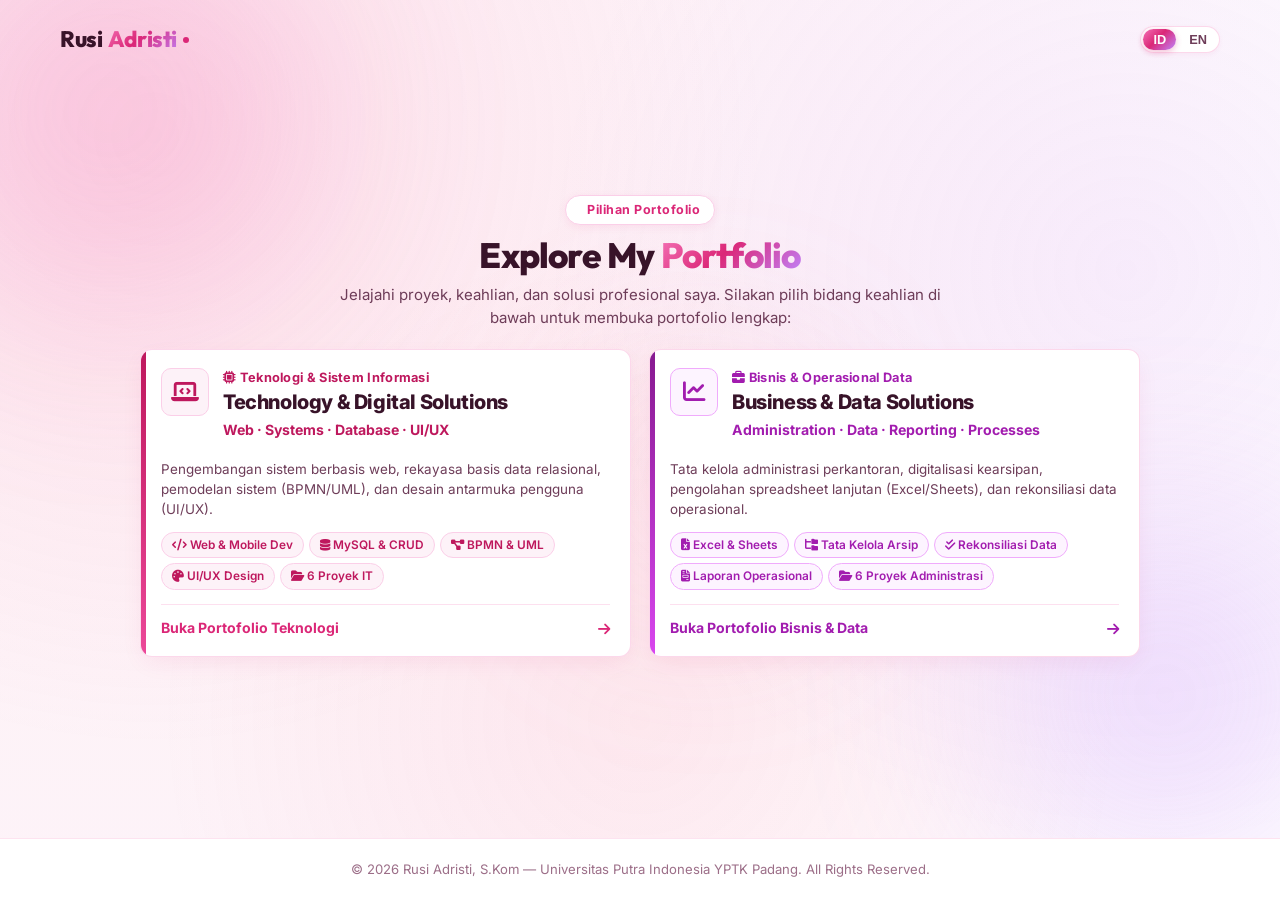
<file: index.html>
<!DOCTYPE html>
<html lang="id" data-lang="id" class="scroll-smooth">

<head>
    <meta charset="UTF-8">
    <meta name="viewport" content="width=device-width, initial-scale=1.0">
    <title>Rusi Adristi, S.Kom | Explore My Portfolio</title>
    <meta name="description"
        content="Explore my projects, skills, and solutions across different fields. Technology & Digital Solutions and Business & Data Solutions by Rusi Adristi.">
    <meta name="keywords"
        content="Rusi Adristi, Portfolio, Technology Solutions, Business Solutions, Web Development, System Analyst, Administrasi Perkantoran, Data Analyst, UPI YPTK Padang">
    <meta name="author" content="Rusi Adristi">

    <!-- Open Graph / Meta Social -->
    <meta property="og:type" content="website">
    <meta property="og:title" content="Rusi Adristi | Explore My Portfolio">
    <meta property="og:description"
        content="Explore my projects, skills, and solutions across different fields. Technology & Digital Solutions and Business & Data Solutions.">
    <meta property="og:image" content="gambar/foto-profil.jpg">

    <!-- Favicon -->
    <link rel="icon" type="image/jpeg" href="gambar/foto-profil.jpg">

    <!-- Google Fonts (Outfit & Inter) -->
    <link rel="preconnect" href="https://fonts.googleapis.com">
    <link rel="preconnect" href="https://fonts.gstatic.com" crossorigin>
    <link
        href="https://fonts.googleapis.com/css2?family=Inter:wght@300;400;500;600;700&family=Outfit:wght@400;500;600;700;800&display=swap"
        rel="stylesheet">

    <!-- Font Awesome 6 -->
    <link rel="stylesheet" href="https://cdnjs.cloudflare.com/ajax/libs/font-awesome/6.5.1/css/all.min.css">

    <!-- Custom CSS -->
    <link rel="stylesheet" href="style.css?v=2.7">
</head>

<body class="gateway-portal-page">

    <!-- Ambient Glow Shapes -->
    <div class="hero-shapes">
        <div class="shape shape-1"></div>
        <div class="shape shape-2"></div>
        <div class="shape shape-3"></div>
    </div>

    <!-- ==========================================================================
         PORTAL TOP NAVIGATION
         ========================================================================== -->
    <header class="portal-navbar">
        <div class="container portal-nav-container">
            <a href="index.html" class="logo">
                <span>Rusi</span> <span class="highlight">Adristi</span><span class="logo-dot"></span>
            </a>

            <!-- Language Switcher -->
            <div class="lang-switch">
                <button id="btn-id" class="lang-btn active" onclick="setLang('id')"
                    aria-label="Bahasa Indonesia">ID</button>
                <button id="btn-en" class="lang-btn" onclick="setLang('en')" aria-label="English">EN</button>
            </div>
        </div>
    </header>

    <!-- ==========================================================================
         PORTAL MAIN SELECTION STAGE
         ========================================================================== -->
    <main class="portal-main-stage">
        <div class="container portal-container">

            <!-- Intro Badge -->
            <div class="portal-intro-badge">
                <i class="fas fa-sparkles"></i>
                <span class="lang-id">Pilihan Portofolio</span>
                <span class="lang-en">Portfolio Directory</span>
            </div>

            <!-- Main Heading -->
            <h1 class="portal-hero-title">
                Explore My <span class="highlight">Portfolio</span>
            </h1>

            <!-- Subtitle -->
            <p class="portal-hero-subtitle">
                <span class="lang-id">
                    Jelajahi proyek, keahlian, dan solusi profesional saya. Silakan pilih bidang keahlian di bawah untuk membuka portofolio lengkap:
                </span>
                <span class="lang-en">
                    Explore my projects, skills, and solutions across different fields. Please select a domain below to view the dedicated portfolio:
                </span>
            </p>

            <!-- Choice Cards Grid -->
            <div class="portal-cards-showcase">

                <!-- TRACK 1: Technology & Digital Solutions -->
                <a href="it.html" class="portal-card tech-track" id="card-tech-track" aria-label="Technology & Digital Solutions">
                    <div class="portal-card-top">
                        <div class="portal-card-icon">
                            <i class="fas fa-laptop-code"></i>
                        </div>
                        <div style="flex: 1;">
                            <span class="portal-card-meta">
                                <i class="fas fa-microchip"></i>
                                <span class="lang-id">Teknologi & Sistem Informasi</span>
                                <span class="lang-en">Technology & Systems</span>
                            </span>
                            <h2 class="portal-card-title">Technology & Digital Solutions</h2>
                            <div style="color: #be185d; font-weight: 700; font-size: 0.88rem; margin-top: 3px; margin-bottom: 6px;">
                                Web · Systems · Database · UI/UX
                            </div>
                        </div>
                    </div>

                    <p class="portal-card-desc">
                        <span class="lang-id">
                            Pengembangan sistem berbasis web, rekayasa basis data relasional, pemodelan sistem (BPMN/UML), dan desain antarmuka pengguna (UI/UX).
                        </span>
                        <span class="lang-en">
                            Web-based system development, relational database engineering, system modeling (BPMN/UML), and user interface design (UI/UX).
                        </span>
                    </p>

                    <div class="portal-card-pills">
                        <span><i class="fas fa-code"></i> Web & Mobile Dev</span>
                        <span><i class="fas fa-database"></i> MySQL & CRUD</span>
                        <span><i class="fas fa-diagram-project"></i> BPMN & UML</span>
                        <span><i class="fas fa-palette"></i> UI/UX Design</span>
                        <span><i class="fas fa-folder-open"></i> 6 Proyek IT</span>
                    </div>

                    <div class="portal-card-action">
                        <span>
                            <span class="lang-id">Buka Portofolio Teknologi</span>
                            <span class="lang-en">Enter Technology Track</span>
                        </span>
                        <i class="fas fa-arrow-right"></i>
                    </div>
                </a>

                <!-- TRACK 2: Business & Data Solutions -->
                <a href="administrasi.html" class="portal-card business-track" id="card-business-track" aria-label="Business & Data Solutions">
                    <div class="portal-card-top">
                        <div class="portal-card-icon">
                            <i class="fas fa-chart-line"></i>
                        </div>
                        <div style="flex: 1;">
                            <span class="portal-card-meta">
                                <i class="fas fa-briefcase"></i>
                                <span class="lang-id">Bisnis & Operasional Data</span>
                                <span class="lang-en">Business & Operations</span>
                            </span>
                            <h2 class="portal-card-title">Business & Data Solutions</h2>
                            <div style="color: #a21caf; font-weight: 700; font-size: 0.88rem; margin-top: 3px; margin-bottom: 6px;">
                                Administration · Data · Reporting · Processes
                            </div>
                        </div>
                    </div>

                    <p class="portal-card-desc">
                        <span class="lang-id">
                            Tata kelola administrasi perkantoran, digitalisasi kearsipan, pengolahan spreadsheet lanjutan (Excel/Sheets), dan rekonsiliasi data operasional.
                        </span>
                        <span class="lang-en">
                            Office administration governance, document records management, advanced spreadsheet analytics (Excel/Sheets), and operational data reconciliation.
                        </span>
                    </p>

                    <div class="portal-card-pills">
                        <span><i class="fas fa-file-excel"></i> Excel & Sheets</span>
                        <span><i class="fas fa-folder-tree"></i> Tata Kelola Arsip</span>
                        <span><i class="fas fa-check-double"></i> Rekonsiliasi Data</span>
                        <span><i class="fas fa-file-invoice"></i> Laporan Operasional</span>
                        <span><i class="fas fa-folder-open"></i> 6 Proyek Administrasi</span>
                    </div>

                    <div class="portal-card-action">
                        <span>
                            <span class="lang-id">Buka Portofolio Bisnis & Data</span>
                            <span class="lang-en">Enter Business & Data Track</span>
                        </span>
                        <i class="fas fa-arrow-right"></i>
                    </div>
                </a>

            </div>

        </div>
    </main>

    <!-- ==========================================================================
         PORTAL FOOTER
         ========================================================================== -->
    <footer class="portal-footer">
        <div class="container">
            <p>&copy; <span id="year">2026</span> Rusi Adristi, S.Kom — Universitas Putra Indonesia YPTK Padang. All Rights Reserved.</p>
        </div>
    </footer>

    <!-- Scripts -->
    <script src="script.js?v=2.6"></script>
</body>

</html>
</file>
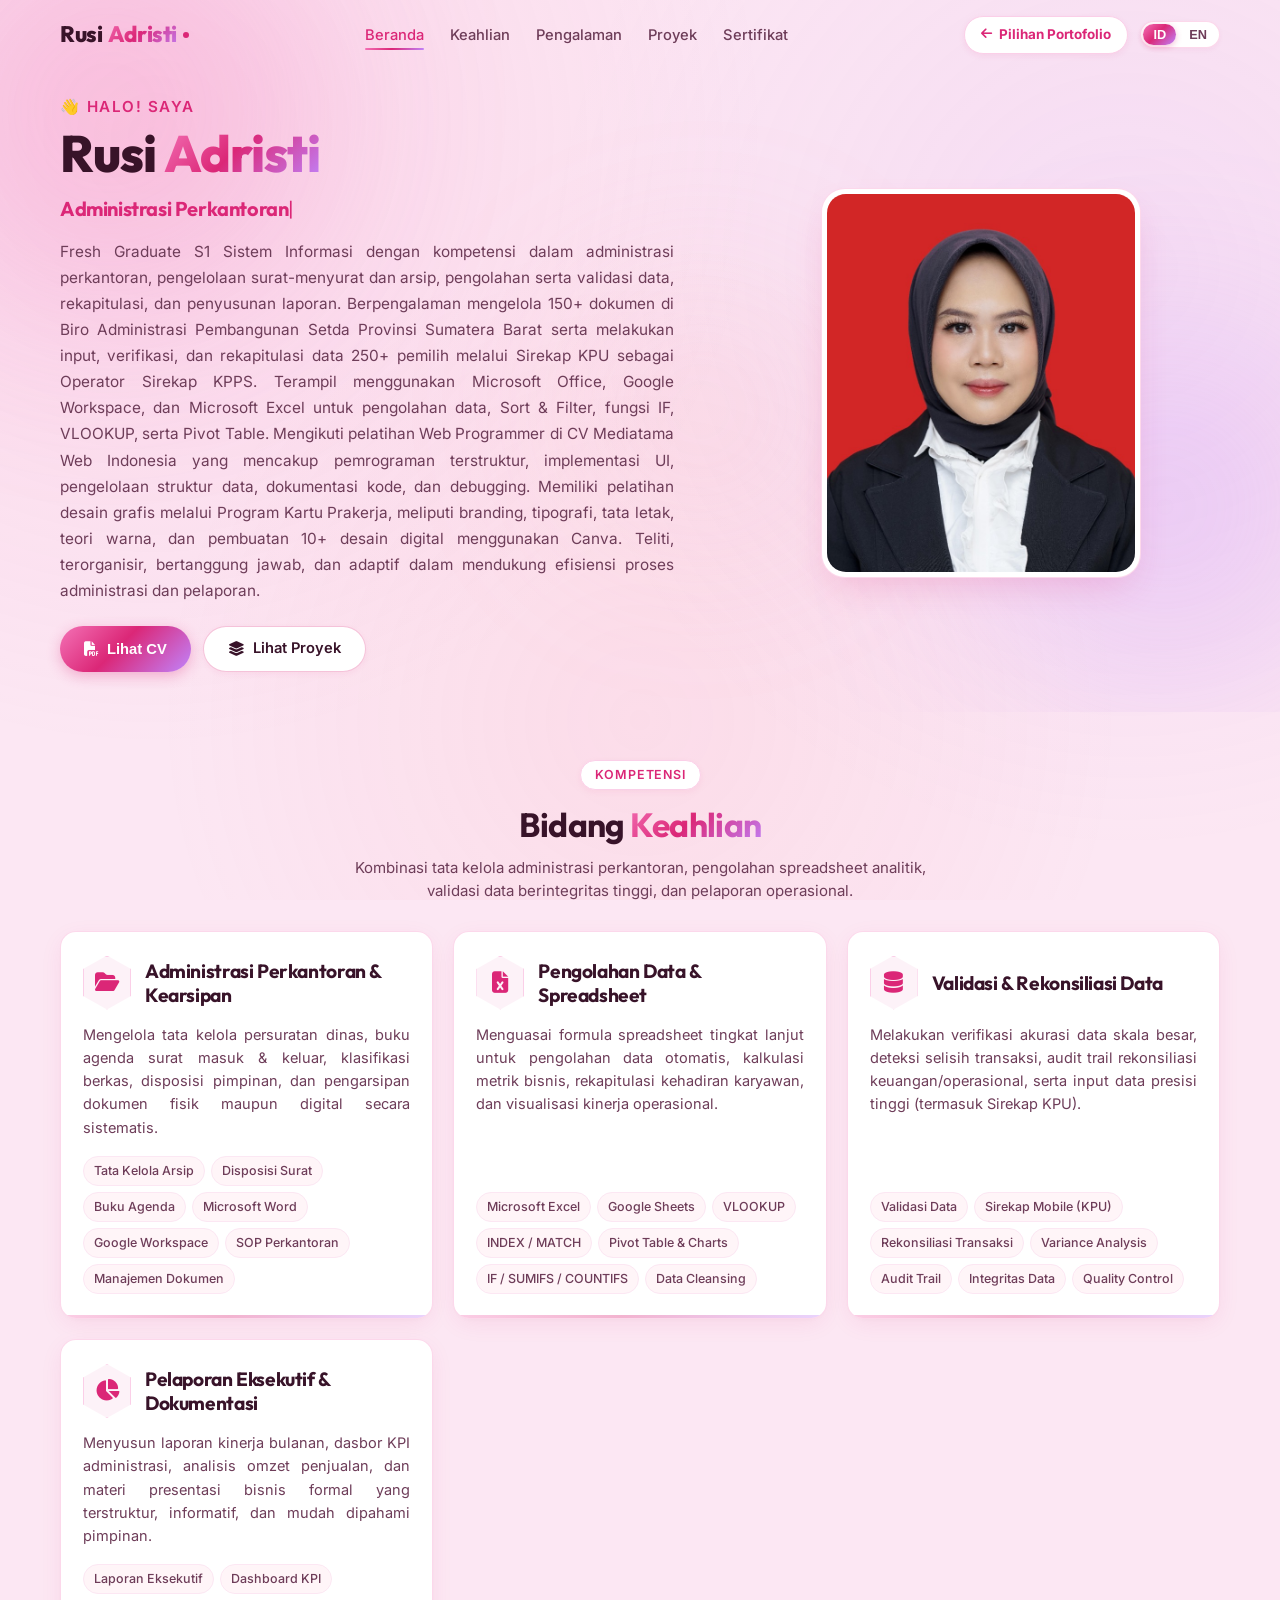
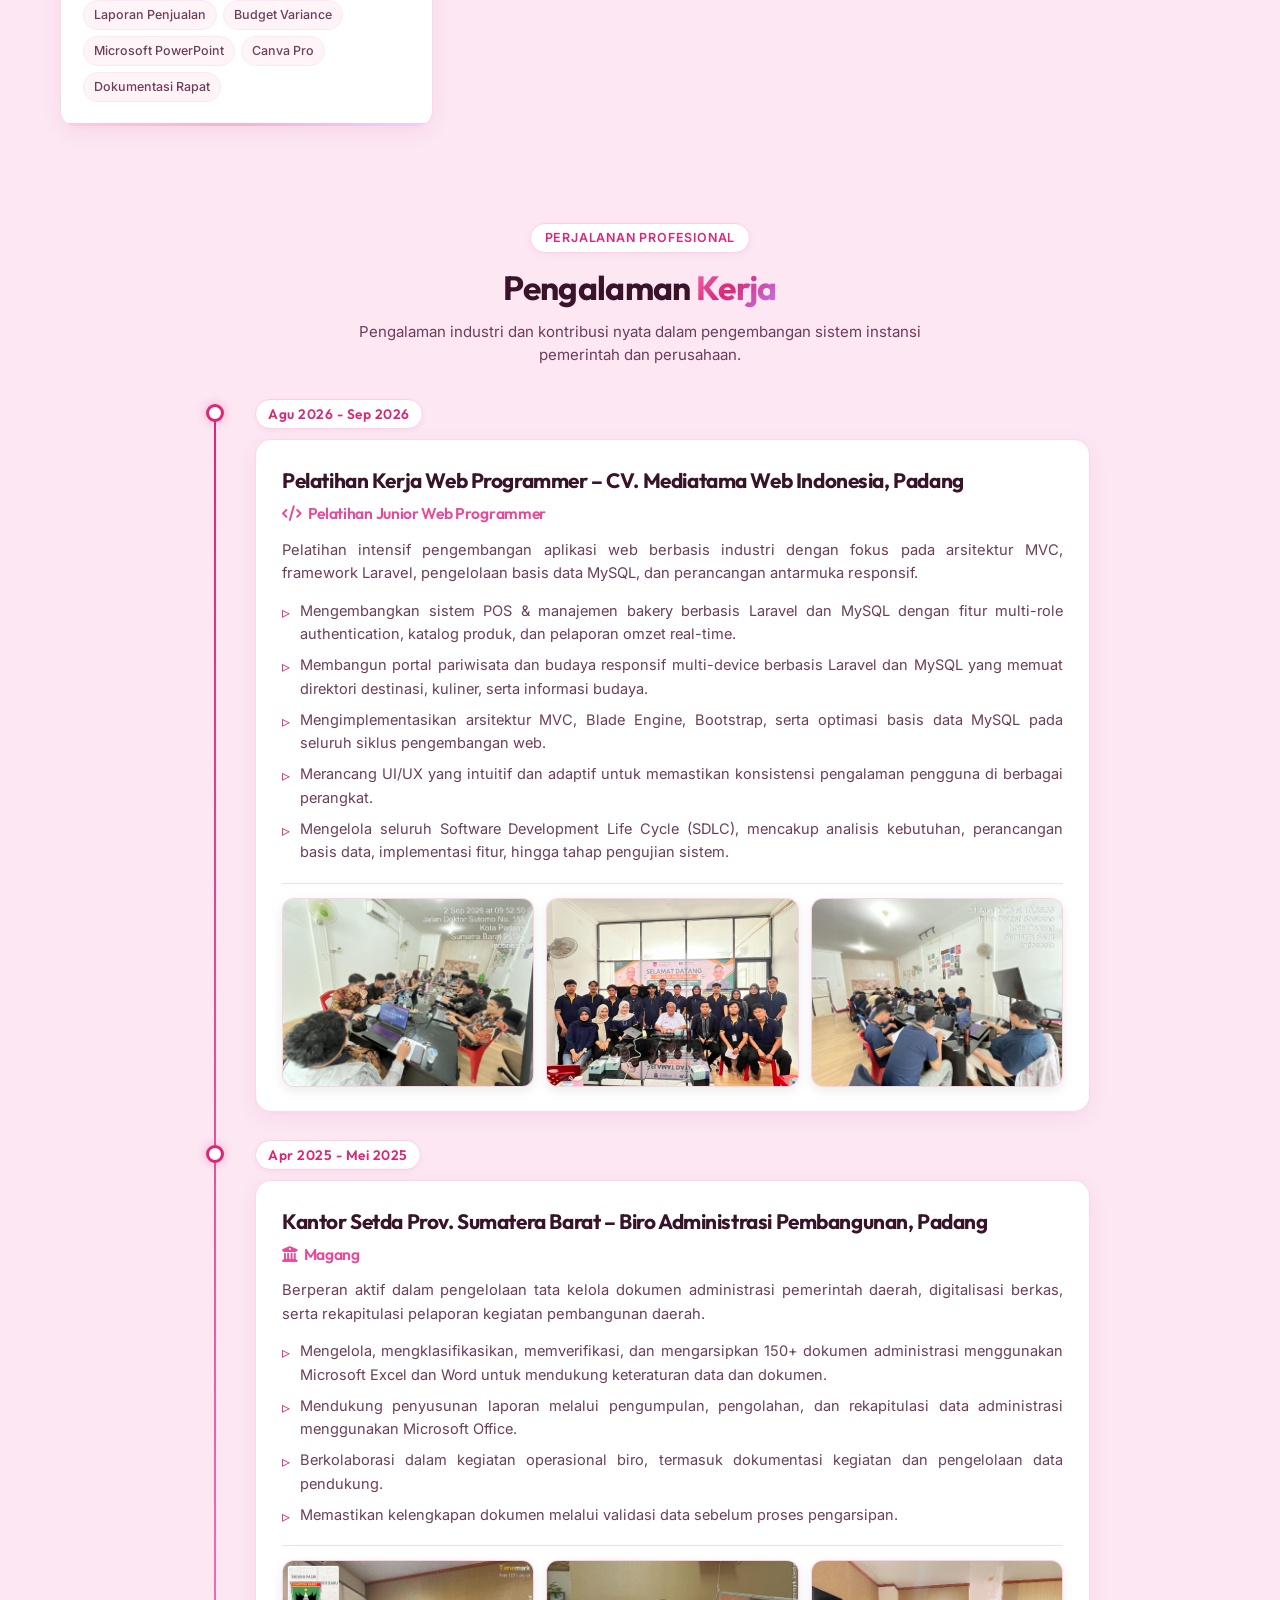
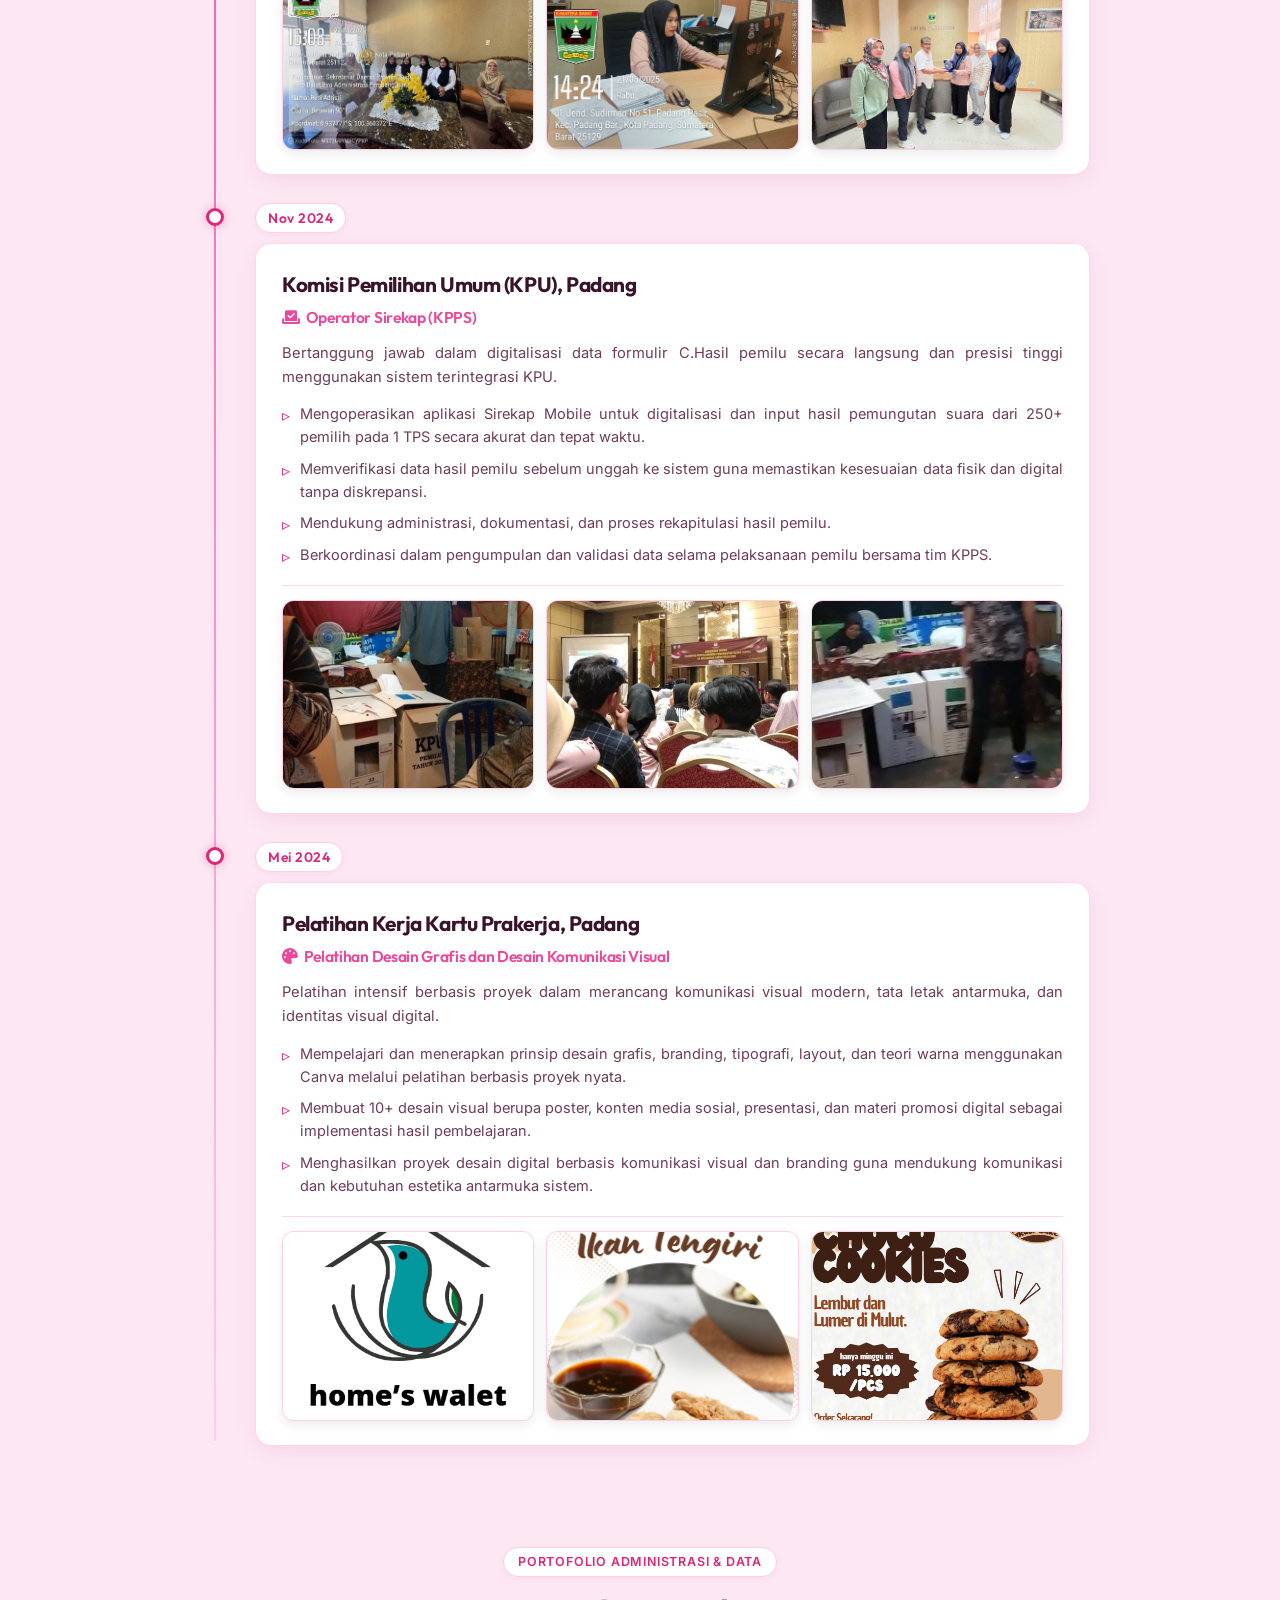
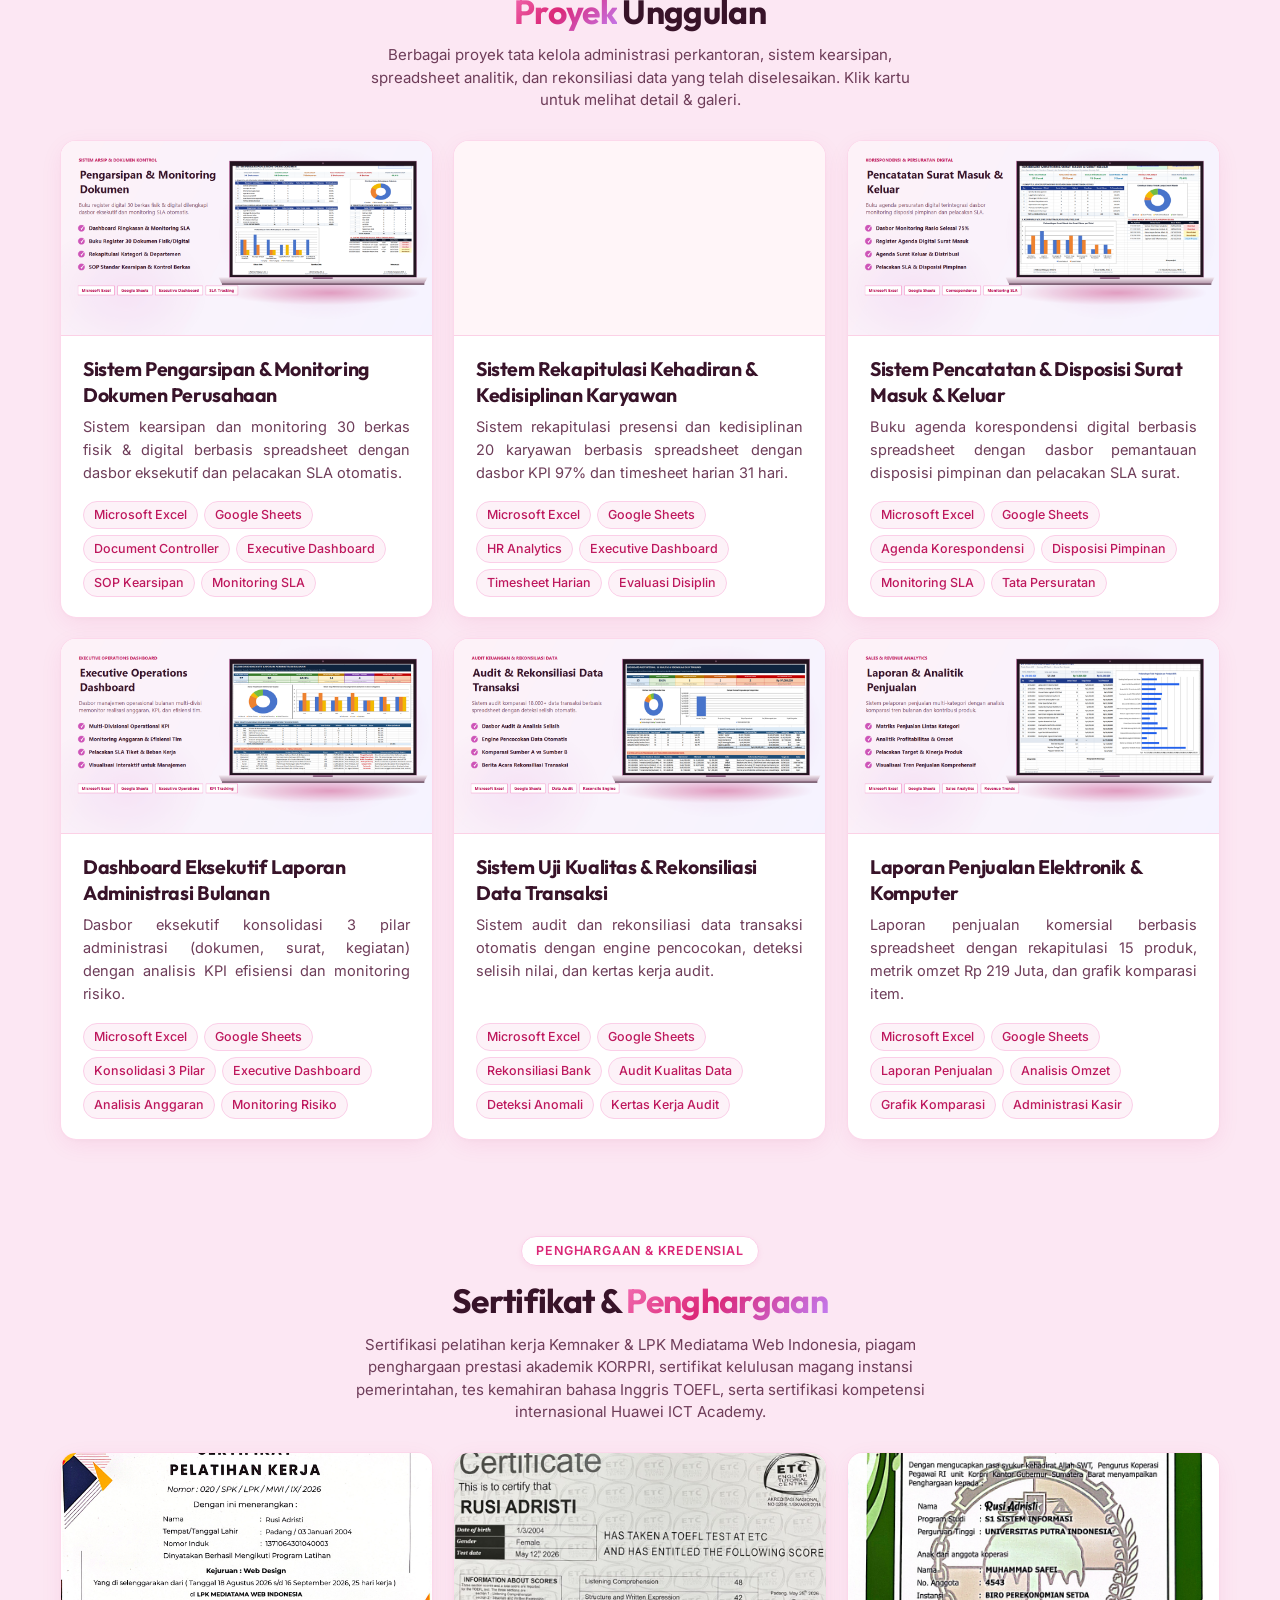
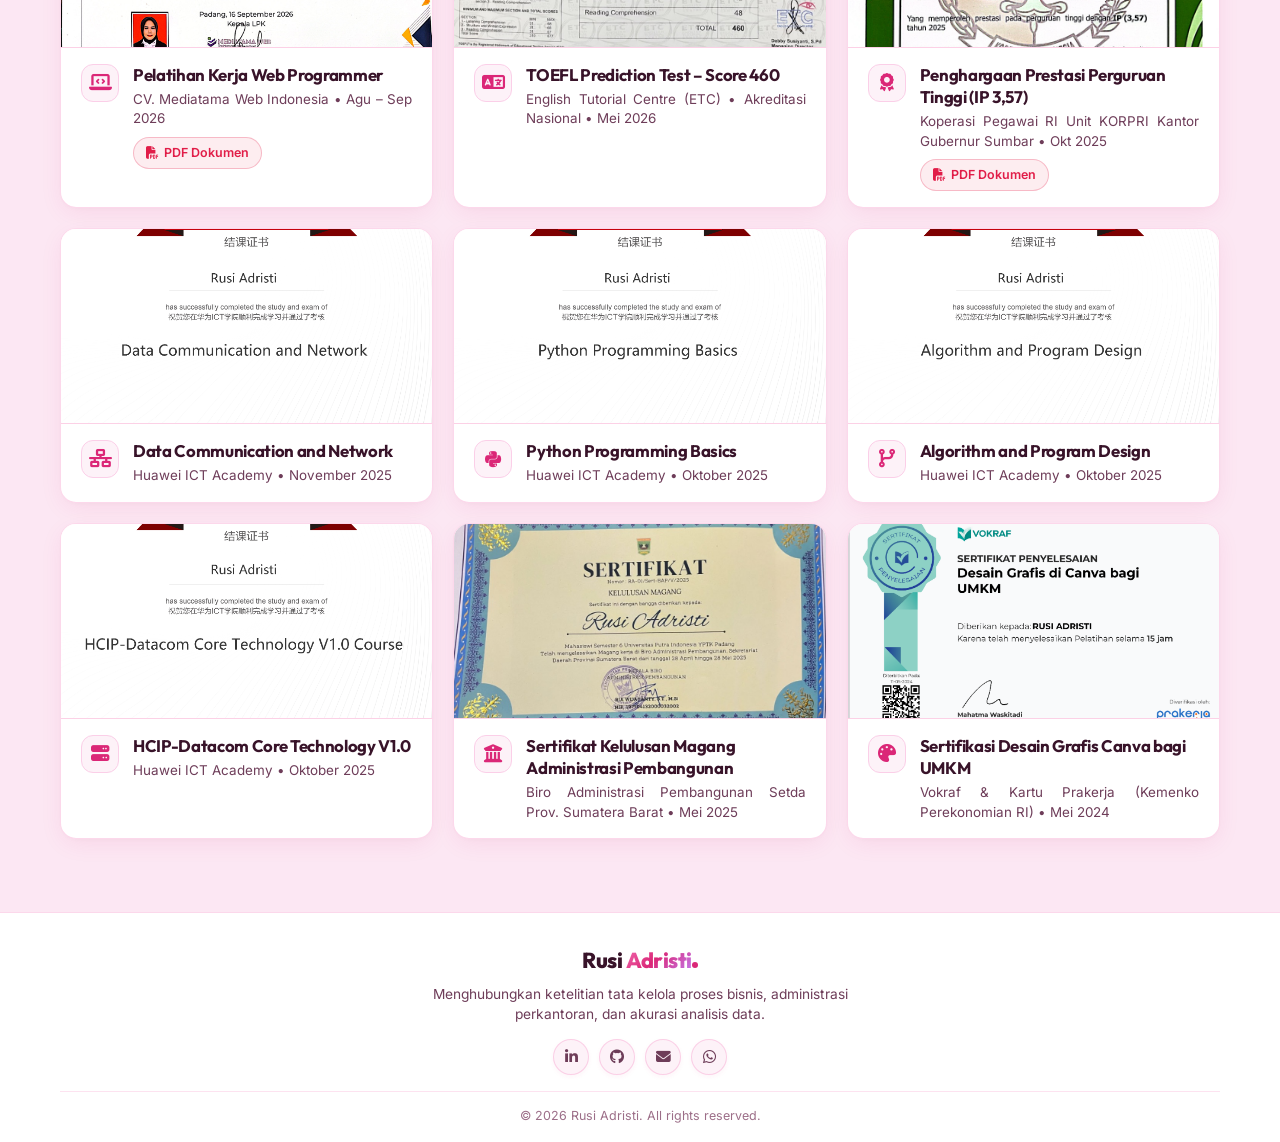
<file: administrasi.html>
<!DOCTYPE html>
<html lang="id" data-lang="id">

<head>
    <meta charset="UTF-8">
    <meta name="viewport" content="width=device-width, initial-scale=1.0">
    <title>Rusi Adristi, S.Kom | Portofolio Administrasi & Data Operations</title>
    <meta name="description"
        content="Portofolio Profesional Rusi Adristi di bidang Administrasi Perkantoran, Tata Kelola Kearsipan, Pengolahan Spreadsheet (Excel/Sheets), Validasi Data, dan Pelaporan Operasional.">
    <meta name="keywords"
        content="Administrasi Perkantoran, Data Entry, Microsoft Excel, Google Sheets, Tata Kelola Kearsipan, Operator Sirekap KPU, Rekonsiliasi Data, Rusi Adristi">
    <meta name="author" content="Rusi Adristi">

    <!-- Open Graph Meta Tags -->
    <meta property="og:title" content="Rusi Adristi, S.Kom | Portofolio Administrasi & Data Operations">
    <meta property="og:description"
        content="Portofolio resmi Rusi Adristi spesialisasi Administrasi Perkantoran, Tata Kelola Kearsipan, dan Analisis Spreadsheet.">
    <meta property="og:type" content="website">
    <meta property="og:image" content="gambar/foto-profil.jpg">

    <!-- Favicon -->
    <link rel="icon" type="image/jpeg" href="gambar/foto-profil.jpg">

    <!-- Google Fonts (Outfit & Inter) -->
    <link rel="preconnect" href="https://fonts.googleapis.com">
    <link rel="preconnect" href="https://fonts.gstatic.com" crossorigin>
    <link
        href="https://fonts.googleapis.com/css2?family=Inter:wght@300;400;500;600;700&family=Outfit:wght@400;500;600;700;800&display=swap"
        rel="stylesheet">

    <!-- Font Awesome 6 -->
    <link rel="stylesheet" href="https://cdnjs.cloudflare.com/ajax/libs/font-awesome/6.5.1/css/all.min.css">

    <!-- Custom CSS -->
    <link rel="stylesheet" href="style.css?v=2.6">
</head>

<body>

    <!-- ==========================================================================
         NAVBAR
         ========================================================================== -->
    <nav class="navbar" id="navbar">
        <div class="container nav-container">
            <a href="#home" class="logo">
                <span>Rusi</span> <span class="highlight">Adristi</span><span class="logo-dot"></span>
            </a>

            <!-- Desktop Navigation Links -->
            <ul class="nav-links">
                <li>
                    <a href="#home" class="nav-link active">
                        <span class="lang-id">Beranda</span>
                        <span class="lang-en">Home</span>
                    </a>
                </li>
                <li>
                    <a href="#skills" class="nav-link">
                        <span class="lang-id">Keahlian</span>
                        <span class="lang-en">Skills</span>
                    </a>
                </li>
                <li>
                    <a href="#experience" class="nav-link">
                        <span class="lang-id">Pengalaman</span>
                        <span class="lang-en">Experience</span>
                    </a>
                </li>
                <li>
                    <a href="#projects" class="nav-link">
                        <span class="lang-id">Proyek</span>
                        <span class="lang-en">Projects</span>
                    </a>
                </li>
                <li>
                    <a href="#certificates" class="nav-link">
                        <span class="lang-id">Sertifikat</span>
                        <span class="lang-en">Certificates</span>
                    </a>
                </li>
            </ul>

            <!-- Navigation Actions (Back to Portal, Language Switcher & Hamburger) -->
            <div class="nav-actions">
                <a href="index.html" class="nav-portal-btn" title="Kembali ke Pilihan Portofolio">
                    <i class="fas fa-arrow-left"></i>
                    <span class="lang-id">Pilihan Portofolio</span>
                    <span class="lang-en">All Tracks</span>
                </a>

                <div class="lang-switch">
                    <button id="btn-id" class="lang-btn active" onclick="setLang('id')"
                        aria-label="Bahasa Indonesia">ID</button>
                    <button id="btn-en" class="lang-btn" onclick="setLang('en')" aria-label="English">EN</button>
                </div>

                <button class="hamburger" aria-label="Menu" type="button">
                    <i class="fas fa-bars"></i>
                </button>
            </div>
        </div>
    </nav>

    <!-- Mobile Drawer Menu -->
    <div class="mobile-menu">
        <div class="mobile-menu-close">
            <i class="fas fa-times"></i>
        </div>

        <ul class="mobile-nav-links">
            <li>
                <a href="#home">
                    <span class="lang-id">Beranda</span>
                    <span class="lang-en">Home</span>
                </a>
            </li>
            <li>
                <a href="#skills">
                    <span class="lang-id">Keahlian</span>
                    <span class="lang-en">Skills</span>
                </a>
            </li>
            <li>
                <a href="#experience">
                    <span class="lang-id">Pengalaman</span>
                    <span class="lang-en">Experience</span>
                </a>
            </li>
            <li>
                <a href="#projects">
                    <span class="lang-id">Proyek</span>
                    <span class="lang-en">Projects</span>
                </a>
            </li>
            <li>
                <a href="#certificates">
                    <span class="lang-id">Sertifikat</span>
                    <span class="lang-en">Certificates</span>
                </a>
            </li>
            <li style="margin-top: 14px; padding-top: 12px; border-top: 1px dashed rgba(219,39,119,0.25);">
                <a href="index.html" style="color: var(--primary-color); font-weight: 700;">
                    <i class="fas fa-th-large" style="margin-right: 6px;"></i>
                    <span class="lang-id">Pilihan Portofolio</span>
                    <span class="lang-en">All Tracks</span>
                </a>
            </li>
        </ul>
    </div>

    <!-- ==========================================================================
         HERO SECTION (BUSINESS & DATA SOLUTIONS)
         ========================================================================== -->
    <section id="home" class="hero">
        <div class="hero-shapes">
            <div class="shape shape-1"></div>
            <div class="shape shape-2"></div>
            <div class="shape shape-3"></div>
        </div>

        <div class="container hero-container">
            <div class="hero-content">
                <p class="greeting">
                    <span class="greeting-wave">👋</span>
                    <span class="lang-id">Halo! Saya</span>
                    <span class="lang-en">Hello! I am</span>
                </p>

                <h1 class="hero-title">
                    Rusi <span class="highlight">Adristi</span>
                </h1>

                <h2 class="hero-subtitle">
                    <span class="typewriter" id="typewriter"></span><span class="cursor">|</span>
                </h2>

                <p class="hero-description">
                    <span class="lang-id">
                        Fresh Graduate S1 Sistem Informasi dengan kompetensi dalam administrasi perkantoran, pengelolaan surat-menyurat dan arsip, pengolahan serta validasi data, rekapitulasi, dan penyusunan laporan. Berpengalaman mengelola 150+ dokumen di Biro Administrasi Pembangunan Setda Provinsi Sumatera Barat serta melakukan input, verifikasi, dan rekapitulasi data 250+ pemilih melalui Sirekap KPU sebagai Operator Sirekap KPPS. Terampil menggunakan Microsoft Office, Google Workspace, dan Microsoft Excel untuk pengolahan data, Sort & Filter, fungsi IF, VLOOKUP, serta Pivot Table. Mengikuti pelatihan Web Programmer di CV Mediatama Web Indonesia yang mencakup pemrograman terstruktur, implementasi UI, pengelolaan struktur data, dokumentasi kode, dan debugging. Memiliki pelatihan desain grafis melalui Program Kartu Prakerja, meliputi branding, tipografi, tata letak, teori warna, dan pembuatan 10+ desain digital menggunakan Canva. Teliti, terorganisir, bertanggung jawab, dan adaptif dalam mendukung efisiensi proses administrasi dan pelaporan.
                    </span>
                    <span class="lang-en">
                        Fresh Graduate in Information Systems with competencies in office administration, correspondence and records management, data processing and validation, recapitulation, and report preparation. Experienced in managing 150+ documents at the Regional Development Administration Bureau of West Sumatra Provincial Government, as well as conducting input, verification, and recapitulation of 250+ voter records via Sirekap KPU as a Sirekap KPPS Operator. Skilled in utilizing Microsoft Office, Google Workspace, and Microsoft Excel for data processing, Sort & Filter, IF functions, VLOOKUP, and Pivot Tables. Completed Web Programmer vocational training at CV Mediatama Web Indonesia covering structured programming, UI implementation, data structure management, code documentation, and debugging. Possesses graphic design training through the Kartu Prakerja Program covering branding, typography, layout hierarchy, color theory, and creating 10+ digital designs using Canva. Detail-oriented, organized, accountable, and adaptive in supporting the efficiency of administrative processes and reporting.
                    </span>
                </p>

                <div class="hero-buttons">
                    <button onclick="openCVModal('pdf/CV%20Rusi%20Adristi-ADM.pdf')" class="btn btn-primary">
                        <i class="fas fa-file-pdf"></i>
                        <span class="lang-id">Lihat CV</span>
                        <span class="lang-en">View CV</span>
                    </button>
                    <a href="#projects" class="btn btn-secondary">
                        <i class="fas fa-layer-group"></i>
                        <span class="lang-id">Lihat Proyek</span>
                        <span class="lang-en">Explore Projects</span>
                    </a>
                </div>
            </div>

            <div class="hero-image">
                <div class="profile-card">
                    <div class="profile-img-container">
                        <img class="profile-img" src="gambar/foto-profil.jpg" alt="Foto Profil Rusi Adristi"
                            loading="lazy" decoding="async">
                    </div>
                </div>
            </div>
        </div>
    </section>

    <!-- ==========================================================================
         SKILLS SECTION
         ========================================================================== -->
    

    <!-- ==========================================================================
         SKILLS SECTION (ADMINISTRASI & DATA OPERATIONS)
         ========================================================================== -->
    <section id="skills" class="skills section-container">
        <div class="container">
            <div class="section-header">
                <span class="section-badge">
                    <span class="lang-id">Kompetensi</span>
                    <span class="lang-en">Competencies</span>
                </span>
                <h2>
                    <span class="lang-id">Bidang <span class="highlight">Keahlian</span></span>
                    <span class="lang-en">Areas of <span class="highlight">Expertise</span></span>
                </h2>
                <p>
                    <span class="lang-id">Kombinasi tata kelola administrasi perkantoran, pengolahan spreadsheet analitik, validasi data berintegritas tinggi, dan pelaporan operasional.</span>
                    <span class="lang-en">A synergy between office administration governance, analytical spreadsheet modeling, high-integrity data validation, and operational reporting.</span>
                </p>
            </div>

            <div class="skills-grid">
                <!-- Skill 1: Administrasi Perkantoran & Kearsipan -->
                <div class="skill-card">
                    <div class="skill-card-header">
                        <div class="skill-hexagon-icon">
                            <i class="fas fa-folder-open"></i>
                        </div>
                        <h3>Administrasi Perkantoran & Kearsipan</h3>
                    </div>
                    <p>
                        <span class="lang-id">Mengelola tata kelola persuratan dinas, buku agenda surat masuk & keluar, klasifikasi berkas, disposisi pimpinan, dan pengarsipan dokumen fisik maupun digital secara sistematis.</span>
                        <span class="lang-en">Managing official correspondence, incoming & outgoing mail registers, filing classification, executive dispositions, and systematic physical and digital archiving.</span>
                    </p>
                    <div class="skill-tags">
                        <span>Tata Kelola Arsip</span>
                        <span>Disposisi Surat</span>
                        <span>Buku Agenda</span>
                        <span>Microsoft Word</span>
                        <span>Google Workspace</span>
                        <span>SOP Perkantoran</span>
                        <span>Manajemen Dokumen</span>
                    </div>
                </div>

                <!-- Skill 2: Pengolahan Spreadsheet & Data Analytics -->
                <div class="skill-card">
                    <div class="skill-card-header">
                        <div class="skill-hexagon-icon">
                            <i class="fas fa-file-excel"></i>
                        </div>
                        <h3>Pengolahan Data & Spreadsheet</h3>
                    </div>
                    <p>
                        <span class="lang-id">Menguasai formula spreadsheet tingkat lanjut untuk pengolahan data otomatis, kalkulasi metrik bisnis, rekapitulasi kehadiran karyawan, dan visualisasi kinerja operasional.</span>
                        <span class="lang-en">Mastering advanced spreadsheet formulas for automated data processing, business metric calculations, attendance recaps, and operational performance visualization.</span>
                    </p>
                    <div class="skill-tags">
                        <span>Microsoft Excel</span>
                        <span>Google Sheets</span>
                        <span>VLOOKUP</span>
                        <span>INDEX / MATCH</span>
                        <span>Pivot Table & Charts</span>
                        <span>IF / SUMIFS / COUNTIFS</span>
                        <span>Data Cleansing</span>
                    </div>
                </div>

                <!-- Skill 3: Validasi & Rekonsiliasi Data -->
                <div class="skill-card">
                    <div class="skill-card-header">
                        <div class="skill-hexagon-icon">
                            <i class="fas fa-database"></i>
                        </div>
                        <h3>Validasi & Rekonsiliasi Data</h3>
                    </div>
                    <p>
                        <span class="lang-id">Melakukan verifikasi akurasi data skala besar, deteksi selisih transaksi, audit trail rekonsiliasi keuangan/operasional, serta input data presisi tinggi (termasuk Sirekap KPU).</span>
                        <span class="lang-en">Executing large-scale data verification, transaction discrepancy auditing, operational reconciliation trails, and high-accuracy data entry (including Sirekap KPU).</span>
                    </p>
                    <div class="skill-tags">
                        <span>Validasi Data</span>
                        <span>Sirekap Mobile (KPU)</span>
                        <span>Rekonsiliasi Transaksi</span>
                        <span>Variance Analysis</span>
                        <span>Audit Trail</span>
                        <span>Integritas Data</span>
                        <span>Quality Control</span>
                    </div>
                </div>

                <!-- Skill 4: Pelaporan Eksekutif & Dokumentasi -->
                <div class="skill-card">
                    <div class="skill-card-header">
                        <div class="skill-hexagon-icon">
                            <i class="fas fa-chart-pie"></i>
                        </div>
                        <h3>Pelaporan Eksekutif & Dokumentasi</h3>
                    </div>
                    <p>
                        <span class="lang-id">Menyusun laporan kinerja bulanan, dasbor KPI administrasi, analisis omzet penjualan, dan materi presentasi bisnis formal yang terstruktur, informatif, dan mudah dipahami pimpinan.</span>
                        <span class="lang-en">Preparing monthly operational reports, administrative KPI dashboards, sales turnover analytics, and formal executive business presentations.</span>
                    </p>
                    <div class="skill-tags">
                        <span>Laporan Eksekutif</span>
                        <span>Dashboard KPI</span>
                        <span>Laporan Penjualan</span>
                        <span>Budget Variance</span>
                        <span>Microsoft PowerPoint</span>
                        <span>Canva Pro</span>
                        <span>Dokumentasi Rapat</span>
                    </div>
                </div>
            </div>
        </div>
    </section>

<section id="experience" class="experience section-container">
        <div class="container">
            <div class="section-header">
                <span class="section-badge">
                    <span class="lang-id">Perjalanan Profesional</span>
                    <span class="lang-en">Career Journey</span>
                </span>
                <h2>
                    <span class="lang-id">Pengalaman <span class="highlight">Kerja</span></span>
                    <span class="lang-en">Work <span class="highlight">Experience</span></span>
                </h2>
                <p>
                    <span class="lang-id">Pengalaman industri dan kontribusi nyata dalam pengembangan sistem instansi
                        pemerintah dan perusahaan.</span>
                    <span class="lang-en">Industrial track record and tangible contributions in institutional software
                        development.</span>
                </p>
            </div>

            <div class="timeline">
                <!-- Experience 1: Pelatihan Kerja Web Programmer – CV. Mediatama Web Indonesia, Padang -->
                <div class="timeline-item">
                    <div class="timeline-dot"></div>
                    <span class="timeline-date">
                        <span class="lang-id">Agu 2026 - Sep 2026</span>
                        <span class="lang-en">Aug 2026 - Sep 2026</span>
                    </span>

                    <div class="timeline-content">
                        <div class="timeline-header">
                            <h3>
                                <span class="lang-id">Pelatihan Kerja Web Programmer – CV. Mediatama Web Indonesia, Padang</span>
                                <span class="lang-en">Web Programmer Job Training – CV. Mediatama Web Indonesia, Padang</span>
                            </h3>
                            <h4>
                                <i class="fas fa-code"></i>
                                <span class="lang-id">Pelatihan Junior Web Programmer</span>
                                <span class="lang-en">Junior Web Programmer Training</span>
                            </h4>
                        </div>

                        <p class="timeline-desc">
                            <span class="lang-id">Pelatihan intensif pengembangan aplikasi web berbasis industri dengan fokus pada arsitektur MVC, framework Laravel, pengelolaan basis data MySQL, dan perancangan antarmuka responsif.</span>
                            <span class="lang-en">Intensive industry-oriented web application development training focusing on MVC architecture, Laravel framework, MySQL database administration, and responsive UI/UX design.</span>
                        </p>

                        <ul class="timeline-bullets">
                            <li>
                                <span class="lang-id">Mengembangkan sistem POS & manajemen bakery berbasis Laravel dan MySQL dengan fitur multi-role authentication, katalog produk, dan pelaporan omzet real-time.</span>
                                <span class="lang-en">Developed a Laravel and MySQL-based bakery POS & management system featuring multi-role authentication, product catalogs, and real-time revenue reporting.</span>
                            </li>
                            <li>
                                <span class="lang-id">Membangun portal pariwisata dan budaya responsif multi-device berbasis Laravel dan MySQL yang memuat direktori destinasi, kuliner, serta informasi budaya.</span>
                                <span class="lang-en">Built a responsive multi-device tourism and cultural portal based on Laravel and MySQL featuring destination directories, culinary guides, and cultural heritage records.</span>
                            </li>
                            <li>
                                <span class="lang-id">Mengimplementasikan arsitektur MVC, Blade Engine, Bootstrap, serta optimasi basis data MySQL pada seluruh siklus pengembangan web.</span>
                                <span class="lang-en">Implemented MVC architecture, Blade Engine, Bootstrap, and MySQL database optimization across the entire web development lifecycle.</span>
                            </li>
                            <li>
                                <span class="lang-id">Merancang UI/UX yang intuitif dan adaptif untuk memastikan konsistensi pengalaman pengguna di berbagai perangkat.</span>
                                <span class="lang-en">Designed intuitive and adaptive UI/UX layouts to ensure a consistent user experience across multiple devices.</span>
                            </li>
                            <li>
                                <span class="lang-id">Mengelola seluruh Software Development Life Cycle (SDLC), mencakup analisis kebutuhan, perancangan basis data, implementasi fitur, hingga tahap pengujian sistem.</span>
                                <span class="lang-en">Managed the full Software Development Life Cycle (SDLC), encompassing requirements analysis, database design, feature implementation, and system testing.</span>
                            </li>
                        </ul>

                        <!-- Training Activity Gallery Preview -->
                        <div class="experience-gallery">
                            <div class="gallery-item" onclick="openImageModal('gambar/pelatihan-web-1.jpg')"
                                title="Dokumentasi Pelatihan Web Programmer – Diskusi & Rekayasa Kode Program">
                                <img src="gambar/pelatihan-web-1.jpg"
                                    alt="Dokumentasi Pelatihan Web Programmer – Diskusi & Rekayasa Kode Program"
                                    loading="lazy" decoding="async">
                            </div>
                            <div class="gallery-item" onclick="openImageModal('gambar/pelatihan-web-2.jpg')"
                                title="Dokumentasi Pelatihan Web Programmer – Foto Bersama Peserta & Instruktur Pelatihan">
                                <img src="gambar/pelatihan-web-2.jpg"
                                    alt="Dokumentasi Pelatihan Web Programmer – Foto Bersama Peserta & Instruktur Pelatihan"
                                    loading="lazy" decoding="async">
                            </div>
                            <div class="gallery-item" onclick="openImageModal('gambar/pelatihan-web-3.jpg')"
                                title="Dokumentasi Pelatihan Web Programmer – Praktik Laboratorium Komputer">
                                <img src="gambar/pelatihan-web-3.jpg"
                                    alt="Dokumentasi Pelatihan Web Programmer – Praktik Laboratorium Komputer"
                                    loading="lazy" decoding="async">
                            </div>
                        </div>
                    </div>
                </div>

                <!-- Experience 2: Biro Administrasi Pembangunan -->
                <div class="timeline-item">
                    <div class="timeline-dot"></div>
                    <span class="timeline-date">
                        <span class="lang-id">Apr 2025 - Mei 2025</span>
                        <span class="lang-en">Apr 2025 - May 2025</span>
                    </span>

                    <div class="timeline-content">
                        <div class="timeline-header">
                            <h3>
                                <span class="lang-id">Kantor Setda Prov. Sumatera Barat – Biro Administrasi Pembangunan, Padang</span>
                                <span class="lang-en">Regional Secretariat Office of West Sumatra – Regional Development Administration Bureau, Padang</span>
                            </h3>
                            <h4>
                                <i class="fas fa-building-columns"></i>
                                <span class="lang-id">Magang</span>
                                <span class="lang-en">Internship</span>
                            </h4>
                        </div>

                        <p class="timeline-desc">
                            <span class="lang-id">Berperan aktif dalam pengelolaan tata kelola dokumen administrasi
                                pemerintah daerah, digitalisasi berkas, serta rekapitulasi pelaporan kegiatan
                                pembangunan daerah.</span>
                            <span class="lang-en">Actively contributed to regional government document governance, file
                                digitization, and regional development activity reporting recaps.</span>
                        </p>

                        <ul class="timeline-bullets">
                            <li>
                                <span class="lang-id">Mengelola, mengklasifikasikan, memverifikasi, dan mengarsipkan 150+ dokumen administrasi menggunakan Microsoft Excel dan Word untuk mendukung keteraturan data dan dokumen.</span>
                                <span class="lang-en">Managed, classified, verified, and archived 150+ administrative documents using Microsoft Excel and Word to support data and document order.</span>
                            </li>
                            <li>
                                <span class="lang-id">Mendukung penyusunan laporan melalui pengumpulan, pengolahan, dan rekapitulasi data administrasi menggunakan Microsoft Office.</span>
                                <span class="lang-en">Supported report preparation through the collection, processing, and recapitulation of administrative data using Microsoft Office.</span>
                            </li>
                            <li>
                                <span class="lang-id">Berkolaborasi dalam kegiatan operasional biro, termasuk dokumentasi kegiatan dan pengelolaan data pendukung.</span>
                                <span class="lang-en">Collaborated in bureau operational activities, including activity documentation and supporting data management.</span>
                            </li>
                            <li>
                                <span class="lang-id">Memastikan kelengkapan dokumen melalui validasi data sebelum proses pengarsipan.</span>
                                <span class="lang-en">Ensured document completeness through data validation prior to the archiving process.</span>
                            </li>
                        </ul>

                        <!-- Experience Gallery Preview -->
                        <div class="experience-gallery">
                            <div class="gallery-item" onclick="openImageModal('gambar/magang-1.png')"
                                title="Dokumentasi bersama pimpinan & rekan magang Biro Administrasi Pembangunan">
                                <img src="gambar/magang-1.png"
                                    alt="Dokumentasi bersama pimpinan & rekan magang Biro Administrasi Pembangunan"
                                    loading="lazy" decoding="async">
                            </div>
                            <div class="gallery-item" onclick="openImageModal('gambar/magang-3.png')"
                                title="Dokumentasi operasional pengolahan data di meja kerja kantor">
                                <img src="gambar/magang-3.png"
                                    alt="Dokumentasi operasional pengolahan data di meja kerja kantor" loading="lazy" decoding="async">
                            </div>
                            <div class="gallery-item" onclick="openImageModal('gambar/magang-2.png')"
                                title="Penyerahan plakat kenang-kenangan magang Biro Administrasi Pembangunan">
                                <img src="gambar/magang-2.png"
                                    alt="Penyerahan plakat kenang-kenangan magang Biro Administrasi Pembangunan"
                                    loading="lazy" decoding="async">
                            </div>
                        </div>
                    </div>
                </div>

                <!-- Experience 2: KPU Padang -->
                <div class="timeline-item">
                    <div class="timeline-dot"></div>
                    <span class="timeline-date">Nov 2024</span>

                    <div class="timeline-content">
                        <div class="timeline-header">
                            <h3>
                                <span class="lang-id">Komisi Pemilihan Umum (KPU), Padang</span>
                                <span class="lang-en">General Elections Commission (KPU), Padang</span>
                            </h3>
                            <h4>
                                <i class="fas fa-check-to-slot"></i>
                                <span class="lang-id">Operator Sirekap (KPPS)</span>
                                <span class="lang-en">Sirekap System Operator (KPPS)</span>
                            </h4>
                        </div>

                        <p class="timeline-desc">
                            <span class="lang-id">Bertanggung jawab dalam digitalisasi data formulir C.Hasil pemilu
                                secara langsung dan presisi tinggi menggunakan sistem terintegrasi KPU.</span>
                            <span class="lang-en">Responsible for direct and high-precision digital data entry of
                                election results using the integrated KPU mobile system.</span>
                        </p>

                        <ul class="timeline-bullets">
                            <li>
                                <span class="lang-id">Mengoperasikan aplikasi Sirekap Mobile untuk
                                    digitalisasi dan input hasil pemungutan suara dari 250+ pemilih pada 1
                                        TPS secara akurat dan tepat waktu.</span>
                                <span class="lang-en">Operated the Sirekap Mobile app to digitize and
                                    submit vote results for 250+ voters in 1 polling station accurately
                                    and on schedule.</span>
                            </li>
                            <li>
                                <span class="lang-id">Memverifikasi data hasil pemilu sebelum unggah ke sistem guna
                                    memastikan kesesuaian data fisik dan digital tanpa diskrepansi.</span>
                                <span class="lang-en">Verified election tally data prior to system submission to ensure
                                    zero discrepancy between physical records and digital logs.</span>
                            </li>
                            <li>
                                <span class="lang-id">Mendukung administrasi, dokumentasi, dan proses rekapitulasi hasil
                                    pemilu.</span>
                                <span class="lang-en">Assisted administration, documentation, and ballot outcome
                                    recapitulation processes.</span>
                            </li>
                            <li>
                                <span class="lang-id">Berkoordinasi dalam pengumpulan dan validasi data selama
                                    pelaksanaan pemilu bersama tim KPPS.</span>
                                <span class="lang-en">Coordinated data collection and validation throughout election
                                    execution with the local polling committee.</span>
                            </li>
                        </ul>

                        <!-- Sirekap KPU Gallery Preview -->
                        <div class="experience-gallery">
                            <div class="gallery-item" onclick="openImageModal('gambar/sirekap-tps-1.jpg')"
                                title="Dokumentasi Rekapitulasi Berkas C.Hasil di TPS Pemilu">
                                <img src="gambar/sirekap-tps-1.jpg"
                                    alt="Dokumentasi Rekapitulasi Berkas C.Hasil di TPS Pemilu" loading="lazy" decoding="async">
                            </div>
                            <div class="gallery-item" onclick="openImageModal('gambar/sirekap-bimtek-kpps.jpg')"
                                title="Bimbingan Teknis (Bimtek) Sirekap & KPPS KPU">
                                <img src="gambar/sirekap-bimtek-kpps.jpg"
                                    alt="Bimbingan Teknis (Bimtek) Sirekap & KPPS KPU" loading="lazy" decoding="async">
                            </div>
                            <div class="gallery-item" onclick="openImageModal('gambar/sirekap-tps-2.jpg')"
                                title="Proses Pengolahan Data & Penghitungan Suara TPS">
                                <img src="gambar/sirekap-tps-2.jpg"
                                    alt="Proses Pengolahan Data & Penghitungan Suara TPS" loading="lazy" decoding="async">
                            </div>
                        </div>
                    </div>
                </div>

                <!-- Experience: Program Kartu Prakerja -->
                <div class="timeline-item">
                    <div class="timeline-dot"></div>
                    <span class="timeline-date">
                        <span class="lang-id">Mei 2024</span>
                        <span class="lang-en">May 2024</span>
                    </span>

                    <div class="timeline-content">
                        <div class="timeline-header">
                            <h3>
                                <span class="lang-id">Pelatihan Kerja Kartu Prakerja, Padang</span>
                                <span class="lang-en">Kartu Prakerja Job Training, Padang</span>
                            </h3>
                            <h4>
                                <i class="fas fa-palette"></i>
                                <span class="lang-id">Pelatihan Desain Grafis dan Desain Komunikasi Visual</span>
                                <span class="lang-en">Graphic Design and Visual Communication Training</span>
                            </h4>
                        </div>

                        <p class="timeline-desc">
                            <span class="lang-id">Pelatihan intensif berbasis proyek dalam merancang komunikasi visual
                                modern, tata letak antarmuka, dan identitas visual digital.</span>
                            <span class="lang-en">Project-based intensive training in crafting modern visual
                                communications, UI layouts, and digital visual brand identities.</span>
                        </p>

                        <ul class="timeline-bullets">
                            <li>
                                <span class="lang-id">Mempelajari dan menerapkan prinsip desain grafis, branding,
                                    tipografi, layout, dan teori warna menggunakan Canva melalui
                                    pelatihan berbasis proyek nyata.</span>
                                <span class="lang-en">Mastered and applied core graphic design principles, branding,
                                    typography, layout hierarchy, and color theory via Canva in
                                    project-based training.</span>
                            </li>
                            <li>
                                <span class="lang-id">Membuat 10+ desain visual berupa poster, konten
                                    media sosial, presentasi, dan materi promosi digital sebagai implementasi hasil
                                    pembelajaran.</span>
                                <span class="lang-en">Produced 10+ visual assets including posters,
                                    social media graphics, presentations, and digital promotional materials.</span>
                            </li>
                            <li>
                                <span class="lang-id">Menghasilkan proyek desain digital berbasis komunikasi visual dan
                                    branding guna mendukung komunikasi dan kebutuhan estetika antarmuka sistem.</span>
                                <span class="lang-en">Delivered visual communication design projects to support user
                                    presentation and clean digital interface aesthetics.</span>
                            </li>
                        </ul>

                        <!-- Graphic Design Gallery Preview -->
                        <div class="experience-gallery">
                            <div class="gallery-item" onclick="openImageModal('gambar/desain-logo-walet.png')"
                                title="Desain Logo Brand - home's walet Ayah">
                                <img src="gambar/desain-logo-walet.png" alt="Desain Logo Brand - home's walet Ayah"
                                    loading="lazy" decoding="async">
                            </div>
                            <div class="gallery-item" onclick="openImageModal('gambar/desain-pempek.png')"
                                title="Desain Poster Promosi - Pempek Ikan Tengiri">
                                <img src="gambar/desain-pempek.png" alt="Desain Poster Promosi - Pempek Ikan Tengiri"
                                    loading="lazy" decoding="async">
                            </div>
                            <div class="gallery-item" onclick="openImageModal('gambar/desain-choco-cookies.png')"
                                title="Desain Poster Produk - Choco Cookies Rusi Cake">
                                <img src="gambar/desain-choco-cookies.png"
                                    alt="Desain Poster Produk - Choco Cookies Rusi Cake" loading="lazy" decoding="async">
                            </div>
                        </div>
                    </div>
                </div>
            </div>
        </div>
    </section>

    <!-- ==========================================================================
         PROJECTS SECTION
         ========================================================================== -->
    <section id="projects" class="projects section-container">
        <div class="container">
            <div class="section-header">
                <span class="section-badge">
                    <span class="lang-id">Portofolio Administrasi & Data</span>
                    <span class="lang-en">Admin & Data Portfolio</span>
                </span>
                <h2>
                    <span class="lang-id"><span class="highlight">Proyek</span> Unggulan</span>
                    <span class="lang-en">Featured <span class="highlight">Projects</span></span>
                </h2>
                <p>
                    <span class="lang-id">Berbagai proyek tata kelola administrasi perkantoran, sistem kearsipan, spreadsheet analitik, dan rekonsiliasi data yang telah diselesaikan. Klik kartu untuk melihat detail & galeri.</span>
                    <span class="lang-en">A selection of office administration governance, document archiving, analytical spreadsheets, and data reconciliation projects. Click any card to explore full interactive details & media.</span>
                </p>
            </div>

            <div class="projects-grid">
                <!-- Data Project 1: Sistem Pengarsipan dan Monitoring Dokumen -->
                <div class="project-card" onclick="openProjectModal('pengarsipandokumen')">
                    <div class="project-img-container">
                        <img class="project-img" src="gambar/cover-pengarsipan-dokumen.png?v=3"
                            alt="Sistem Pengarsipan & Monitoring Dokumen Perusahaan" loading="lazy" decoding="async">
                        <div class="project-overlay-hint">
                            <i class="fas fa-arrow-up-right-from-square"></i>
                            <span class="lang-id">Buka Detail</span>
                            <span class="lang-en">View Details</span>
                        </div>
                    </div>
                    <div class="project-info">
                        <h3>
                            <span class="lang-id">Sistem Pengarsipan & Monitoring Dokumen Perusahaan</span>
                            <span class="lang-en">Corporate Document Archiving & Monitoring System</span>
                        </h3>
                        <p>
                            <span class="lang-id">Sistem kearsipan dan monitoring 30 berkas fisik & digital berbasis spreadsheet dengan dasbor eksekutif dan pelacakan SLA otomatis.</span>
                            <span class="lang-en">Spreadsheet document archiving and tracking system for 30 files featuring an executive dashboard and automated SLA alerts.</span>
                        </p>
                        <div class="project-tags">
                            <span>Microsoft Excel</span>
                            <span>Google Sheets</span>
                            <span>Document Controller</span>
                            <span>Executive Dashboard</span>
                            <span>SOP Kearsipan</span>
                            <span>Monitoring SLA</span>
                        </div>
                    </div>
                </div>

                <!-- Data Project 2: Sistem Rekapitulasi Kehadiran -->
                <div class="project-card" onclick="openProjectModal('rekapitulasikehadiran')">
                    <div class="project-img-container">
                        <img class="project-img" src="gambar/cover-rekapitulasi-kehadiran.png?v=3"
                            alt="Sistem Rekapitulasi Kehadiran & Kedisiplinan Karyawan" loading="lazy" decoding="async">
                        <div class="project-overlay-hint">
                            <i class="fas fa-arrow-up-right-from-square"></i>
                            <span class="lang-id">Buka Detail</span>
                            <span class="lang-en">View Details</span>
                        </div>
                    </div>
                    <div class="project-info">
                        <h3>
                            <span class="lang-id">Sistem Rekapitulasi Kehadiran & Kedisiplinan Karyawan</span>
                            <span class="lang-en">Employee Attendance Recapitulation & Discipline System</span>
                        </h3>
                        <p>
                            <span class="lang-id">Sistem rekapitulasi presensi dan kedisiplinan 20 karyawan berbasis spreadsheet dengan dasbor KPI 97% dan timesheet harian 31 hari.</span>
                            <span class="lang-en">Spreadsheet attendance and discipline analytics system tracking 20 employees with a 97% KPI dashboard and a 31-day timesheet.</span>
                        </p>
                        <div class="project-tags">
                            <span>Microsoft Excel</span>
                            <span>Google Sheets</span>
                            <span>HR Analytics</span>
                            <span>Executive Dashboard</span>
                            <span>Timesheet Harian</span>
                            <span>Evaluasi Disiplin</span>
                        </div>
                    </div>
                </div>

                <!-- Data Project 3: Sistem Pencatatan Surat Masuk dan Keluar -->
                <div class="project-card" onclick="openProjectModal('suratmasukkeluar')">
                    <div class="project-img-container">
                        <img class="project-img" src="gambar/cover-surat-masuk-keluar.png?v=3"
                            alt="Sistem Pencatatan & Disposisi Surat Masuk & Keluar" loading="lazy" decoding="async">
                        <div class="project-overlay-hint">
                            <i class="fas fa-arrow-up-right-from-square"></i>
                            <span class="lang-id">Buka Detail</span>
                            <span class="lang-en">View Details</span>
                        </div>
                    </div>
                    <div class="project-info">
                        <h3>
                            <span class="lang-id">Sistem Pencatatan & Disposisi Surat Masuk & Keluar</span>
                            <span class="lang-en">Incoming & Outgoing Mail Management System</span>
                        </h3>
                        <p>
                            <span class="lang-id">Buku agenda korespondensi digital berbasis spreadsheet dengan dasbor pemantauan disposisi pimpinan dan pelacakan SLA surat.</span>
                            <span class="lang-en">Digital correspondence agenda system built on spreadsheets featuring executive disposition monitoring and SLA tracking.</span>
                        </p>
                        <div class="project-tags">
                            <span>Microsoft Excel</span>
                            <span>Google Sheets</span>
                            <span>Agenda Korespondensi</span>
                            <span>Disposisi Pimpinan</span>
                            <span>Monitoring SLA</span>
                            <span>Tata Persuratan</span>
                        </div>
                    </div>
                </div>

                <!-- Data Project 4: Dashboard Laporan Administrasi Bulanan -->
                <div class="project-card" onclick="openProjectModal('dashboardadministrasi')">
                    <div class="project-img-container">
                        <img class="project-img" src="gambar/cover-executive-operations.png?v=3"
                            alt="Dashboard Eksekutif Laporan Administrasi Bulanan" loading="lazy" decoding="async">
                        <div class="project-overlay-hint">
                            <i class="fas fa-arrow-up-right-from-square"></i>
                            <span class="lang-id">Buka Detail</span>
                            <span class="lang-en">View Details</span>
                        </div>
                    </div>
                    <div class="project-info">
                        <h3>
                            <span class="lang-id">Dashboard Eksekutif Laporan Administrasi Bulanan</span>
                            <span class="lang-en">Monthly Administration Executive Dashboard</span>
                        </h3>
                        <p>
                            <span class="lang-id">Dasbor eksekutif konsolidasi 3 pilar administrasi (dokumen, surat, kegiatan) dengan analisis KPI efisiensi dan monitoring risiko.</span>
                            <span class="lang-en">Executive dashboard consolidating 3 administrative pillars (documents, mail, events) with KPI efficiency and risk monitoring.</span>
                        </p>
                        <div class="project-tags">
                            <span>Microsoft Excel</span>
                            <span>Google Sheets</span>
                            <span>Konsolidasi 3 Pilar</span>
                            <span>Executive Dashboard</span>
                            <span>Analisis Anggaran</span>
                            <span>Monitoring Risiko</span>
                        </div>
                    </div>
                </div>

                <!-- Data Project 5: Sistem Pemeriksaan Kualitas dan Rekonsiliasi Data -->
                <div class="project-card" onclick="openProjectModal('rekonsiliasidata')">
                    <div class="project-img-container">
                        <img class="project-img" src="gambar/cover-rekonsiliasi-data.png?v=3"
                            alt="Sistem Uji Kualitas & Rekonsiliasi Data Transaksi" loading="lazy" decoding="async">
                        <div class="project-overlay-hint">
                            <i class="fas fa-arrow-up-right-from-square"></i>
                            <span class="lang-id">Buka Detail</span>
                            <span class="lang-en">View Details</span>
                        </div>
                    </div>
                    <div class="project-info">
                        <h3>
                            <span class="lang-id">Sistem Uji Kualitas & Rekonsiliasi Data Transaksi</span>
                            <span class="lang-en">Data Quality Audit & Transaction Reconciliation System</span>
                        </h3>
                        <p>
                            <span class="lang-id">Sistem audit dan rekonsiliasi data transaksi otomatis dengan engine pencocokan, deteksi selisih nilai, dan kertas kerja audit.</span>
                            <span class="lang-en">Automated transaction reconciliation and data audit system featuring matching engines, variance detection, and audit workpapers.</span>
                        </p>
                        <div class="project-tags">
                            <span>Microsoft Excel</span>
                            <span>Google Sheets</span>
                            <span>Rekonsiliasi Bank</span>
                            <span>Audit Kualitas Data</span>
                            <span>Deteksi Anomali</span>
                            <span>Kertas Kerja Audit</span>
                        </div>
                    </div>
                </div>

                <!-- Data Project 6: Laporan Penjualan Profesional -->
                <div class="project-card" onclick="openProjectModal('laporanpenjualan')">
                    <div class="project-img-container">
                        <img class="project-img" src="gambar/cover-laporan-penjualan.png?v=3"
                            alt="Laporan Penjualan Elektronik & Komputer" loading="lazy" decoding="async">
                        <div class="project-overlay-hint">
                            <i class="fas fa-arrow-up-right-from-square"></i>
                            <span class="lang-id">Buka Detail</span>
                            <span class="lang-en">View Details</span>
                        </div>
                    </div>
                    <div class="project-info">
                        <h3>
                            <span class="lang-id">Laporan Penjualan Elektronik & Komputer</span>
                            <span class="lang-en">Electronics & Computer Sales Performance Report</span>
                        </h3>
                        <p>
                            <span class="lang-id">Laporan penjualan komersial berbasis spreadsheet dengan rekapitulasi 15 produk, metrik omzet Rp 219 Juta, dan grafik komparasi item.</span>
                            <span class="lang-en">Spreadsheet commercial sales report tracking 15 product lines with Rp 219 Million revenue metrics and product comparison charts.</span>
                        </p>
                        <div class="project-tags">
                            <span>Microsoft Excel</span>
                            <span>Google Sheets</span>
                            <span>Laporan Penjualan</span>
                            <span>Analisis Omzet</span>
                            <span>Grafik Komparasi</span>
                            <span>Administrasi Kasir</span>
                        </div>
                    </div>
                </div>
            </div>
        </div>
    </section>

    <!-- ==========================================================================
         CERTIFICATES & AWARDS SECTION
         ========================================================================== -->
    <section id="certificates" class="certificates section-container">
        <div class="container">
            <div class="section-header">
                <span class="section-badge">
                    <span class="lang-id">Penghargaan & Kredensial</span>
                    <span class="lang-en">Credentials & Awards</span>
                </span>
                <h2>
                    <span class="lang-id">Sertifikat & <span class="highlight">Penghargaan</span></span>
                    <span class="lang-en">Certificates & <span class="highlight">Honors</span></span>
                </h2>
                <p>
                    <span class="lang-id">Sertifikasi pelatihan kerja Kemnaker & LPK Mediatama Web Indonesia, piagam penghargaan prestasi akademik KORPRI, sertifikat kelulusan magang instansi pemerintahan, tes kemahiran bahasa Inggris TOEFL, serta sertifikasi kompetensi internasional Huawei ICT Academy.</span>
                    <span class="lang-en">Ministry of Manpower & LPK Mediatama vocational training credentials, KORPRI academic achievement honors, government internship certification, TOEFL English proficiency scores, and Huawei ICT Academy international certifications.</span>
                </p>
            </div>

            <div class="certificates-list">
                <!-- Cert 1: Pelatihan Kerja Web Programmer - CV. Mediatama Web Indonesia (Aug - Sep 2026) -->
                <div class="cert-item" onclick="openImageModal('gambar/sertifikat-web.jpg')">
                    <div class="cert-image-container">
                        <img class="cert-image" src="gambar/sertifikat-web.jpg"
                            alt="Sertifikat Pelatihan Kerja Web Programmer - CV. Mediatama Web Indonesia" loading="lazy" decoding="async">
                    </div>
                    <div class="cert-details">
                        <div class="cert-icon">
                            <i class="fas fa-laptop-code"></i>
                        </div>
                        <div class="cert-text">
                            <h3>
                                <span class="lang-id">Pelatihan Kerja Web Programmer</span>
                                <span class="lang-en">Web Programmer Vocational Training</span>
                            </h3>
                            <p>
                                <span class="lang-id">CV. Mediatama Web Indonesia &bull; Agu – Sep 2026</span>
                                <span class="lang-en">CV. Mediatama Web Indonesia &bull; Aug – Sep 2026</span>
                            </p>
                            <a href="pdf/Sertifikat_Web.pdf" target="_blank" rel="noopener noreferrer" class="btn-cert-pdf" onclick="event.stopPropagation()" title="Buka Dokumen PDF">
                                <i class="fas fa-file-pdf"></i>
                                <span>PDF Dokumen</span>
                            </a>
                        </div>
                    </div>
                </div>

                <!-- Cert 2: TOEFL (May 2026) -->
                <div class="cert-item" onclick="openImageModal('gambar/sertifikat-toefl.jpg')">
                    <div class="cert-image-container">
                        <img class="cert-image" src="gambar/sertifikat-toefl.jpg"
                            alt="Sertifikat TOEFL Prediction Test - English Tutorial Centre" loading="lazy" decoding="async">
                    </div>
                    <div class="cert-details">
                        <div class="cert-icon">
                            <i class="fas fa-language"></i>
                        </div>
                        <div class="cert-text">
                            <h3>
                                <span class="lang-id">TOEFL Prediction Test – Score 460</span>
                                <span class="lang-en">TOEFL Prediction Test – Score 460</span>
                            </h3>
                            <p>
                                <span class="lang-id">English Tutorial Centre (ETC) &bull; Akreditasi Nasional &bull;
                                    Mei 2026</span>
                                <span class="lang-en">English Tutorial Centre (ETC) &bull; National Accreditation &bull;
                                    May 2026</span>
                            </p>
                        </div>
                    </div>
                </div>

                <!-- Cert 3: Penghargaan Prestasi Perguruan Tinggi IP 3.57 - KORPRI Kantor Gubernur Sumbar (Oct 2025) -->
                <div class="cert-item" onclick="openImageModal('gambar/sertifikat-penghargaan.jpg')">
                    <div class="cert-image-container">
                        <img class="cert-image" src="gambar/sertifikat-penghargaan.jpg"
                            alt="Piagam Penghargaan Prestasi Perguruan Tinggi IP 3.57 - Koperasi Pegawai RI Unit KORPRI Kantor Gubernur Sumatera Barat" loading="lazy" decoding="async">
                    </div>
                    <div class="cert-details">
                        <div class="cert-icon">
                            <i class="fas fa-award"></i>
                        </div>
                        <div class="cert-text">
                            <h3>
                                <span class="lang-id">Penghargaan Prestasi Perguruan Tinggi (IP 3,57)</span>
                                <span class="lang-en">Higher Education Academic Achievement Award (GPA 3.57)</span>
                            </h3>
                            <p>
                                <span class="lang-id">Koperasi Pegawai RI Unit KORPRI Kantor Gubernur Sumbar &bull; Okt 2025</span>
                                <span class="lang-en">KORPRI Civil Servants Cooperative, West Sumatra Governor's Office &bull; Oct 2025</span>
                            </p>
                            <a href="pdf/Sertifikat_Penghargaan.pdf" target="_blank" rel="noopener noreferrer" class="btn-cert-pdf" onclick="event.stopPropagation()" title="Buka Dokumen PDF">
                                <i class="fas fa-file-pdf"></i>
                                <span>PDF Dokumen</span>
                            </a>
                        </div>
                    </div>
                </div>

                <!-- Cert 4: Huawei Data Communication and Network (Nov 2025) -->
                <div class="cert-item" onclick="openImageModal('gambar/sertifikat-huawei-datacom-network.png')">
                    <div class="cert-image-container">
                        <img class="cert-image" src="gambar/sertifikat-huawei-datacom-network.png"
                            alt="Sertifikat Huawei Data Communication and Network" loading="lazy" decoding="async">
                    </div>
                    <div class="cert-details">
                        <div class="cert-icon">
                            <i class="fas fa-network-wired"></i>
                        </div>
                        <div class="cert-text">
                            <h3>Data Communication and Network</h3>
                            <p>Huawei ICT Academy &bull; November 2025</p>
                        </div>
                    </div>
                </div>

                <!-- Cert 5: Huawei Python Programming Basics (Oct 2025) -->
                <div class="cert-item" onclick="openImageModal('gambar/sertifikat-huawei-python.png')">
                    <div class="cert-image-container">
                        <img class="cert-image" src="gambar/sertifikat-huawei-python.png"
                            alt="Sertifikat Huawei Python Programming Basics" loading="lazy" decoding="async">
                    </div>
                    <div class="cert-details">
                        <div class="cert-icon">
                            <i class="fab fa-python"></i>
                        </div>
                        <div class="cert-text">
                            <h3>Python Programming Basics</h3>
                            <p>Huawei ICT Academy &bull; Oktober 2025</p>
                        </div>
                    </div>
                </div>

                <!-- Cert 6: Huawei Algorithm and Program Design (Oct 2025) -->
                <div class="cert-item" onclick="openImageModal('gambar/sertifikat-huawei-algorithm.png')">
                    <div class="cert-image-container">
                        <img class="cert-image" src="gambar/sertifikat-huawei-algorithm.png"
                            alt="Sertifikat Huawei Algorithm and Program Design" loading="lazy" decoding="async">
                    </div>
                    <div class="cert-details">
                        <div class="cert-icon">
                            <i class="fas fa-code-branch"></i>
                        </div>
                        <div class="cert-text">
                            <h3>Algorithm and Program Design</h3>
                            <p>Huawei ICT Academy &bull; Oktober 2025</p>
                        </div>
                    </div>
                </div>

                <!-- Cert 7: Huawei HCIP-Datacom Core Technology V1.0 (Oct 2025) -->
                <div class="cert-item" onclick="openImageModal('gambar/sertifikat-huawei-hcip.png')">
                    <div class="cert-image-container">
                        <img class="cert-image" src="gambar/sertifikat-huawei-hcip.png"
                            alt="Sertifikat Huawei HCIP-Datacom Core Technology V1.0" loading="lazy" decoding="async">
                    </div>
                    <div class="cert-details">
                        <div class="cert-icon">
                            <i class="fas fa-server"></i>
                        </div>
                        <div class="cert-text">
                            <h3>HCIP-Datacom Core Technology V1.0</h3>
                            <p>Huawei ICT Academy &bull; Oktober 2025</p>
                        </div>
                    </div>
                </div>

                <!-- Cert 8: Magang Pemprov Sumbar (May 2025) -->
                <div class="cert-item" onclick="openImageModal('gambar/sertifikat-magang.jpg')">
                    <div class="cert-image-container">
                        <img class="cert-image" src="gambar/sertifikat-magang.jpg"
                            alt="Sertifikat Kelulusan Magang Biro Administrasi Pembangunan Pemprov Sumbar"
                            loading="lazy" decoding="async">
                    </div>
                    <div class="cert-details">
                        <div class="cert-icon">
                            <i class="fas fa-building-columns"></i>
                        </div>
                        <div class="cert-text">
                            <h3>
                                <span class="lang-id">Sertifikat Kelulusan Magang Administrasi Pembangunan</span>
                                <span class="lang-en">Government Development Administration Internship
                                     Certificate</span>
                            </h3>
                            <p>
                                <span class="lang-id">Biro Administrasi Pembangunan Setda Prov. Sumatera Barat &bull;
                                    Mei 2025</span>
                                <span class="lang-en">Regional Development Administration Bureau, West Sumatra
                                    Provincial Govt &bull; May 2025</span>
                            </p>
                        </div>
                    </div>
                </div>

                <!-- Cert 9: Prakerja Vokraf Desain Grafis (May 2024) -->
                <div class="cert-item" onclick="openImageModal('gambar/sertifikat-prakerja-vokraf.png')">
                    <div class="cert-image-container">
                        <img class="cert-image" src="gambar/sertifikat-prakerja-vokraf.png"
                            alt="Sertifikat Pelatihan Kartu Prakerja Desain Grafis Canva - Vokraf" loading="lazy" decoding="async">
                    </div>
                    <div class="cert-details">
                        <div class="cert-icon">
                            <i class="fas fa-palette"></i>
                        </div>
                        <div class="cert-text">
                            <h3>
                                <span class="lang-id">Sertifikasi Desain Grafis Canva bagi UMKM</span>
                                <span class="lang-en">Canva Graphic Design for MSMEs Certification</span>
                            </h3>
                            <p>
                                <span class="lang-id">Vokraf & Kartu Prakerja (Kemenko Perekonomian RI) &bull; Mei
                                    2024</span>
                                <span class="lang-en">Vokraf & Prakerja (Coordinating Ministry for Economic Affairs RI)
                                    &bull; May 2024</span>
                            </p>
                        </div>
                    </div>
                </div>
            </div>
        </div>
    </section>

    <!-- ==========================================================================
         FOOTER & CONTACT
         ========================================================================== -->
    <footer>
        <div class="container">
            <div class="footer-content">
                <h2 class="footer-logo">
                    <span>Rusi</span> <span class="highlight">Adristi</span><span class="logo-dot"></span>
                </h2>
                <p class="footer-desc">
                    <span class="lang-id">Menghubungkan ketelitian tata kelola proses bisnis, administrasi perkantoran, dan akurasi analisis data.</span>
                    <span class="lang-en">Bridging meticulous business process governance, office administration, and accurate data analytics.</span>
                </p>

                <div class="social-links">
                    <a href="https://linkedin.com/in/rusi-adristi-740655408" target="_blank" rel="noopener noreferrer"
                        aria-label="LinkedIn" title="LinkedIn: Rusi Adristi">
                        <i class="fab fa-linkedin-in"></i>
                    </a>
                    <a href="https://github.com/rusiadristi" target="_blank" rel="noopener noreferrer"
                        aria-label="GitHub" title="GitHub: @rusiadristi">
                        <i class="fab fa-github"></i>
                    </a>
                    <a href="mailto:rusiadristi0301@gmail.com" aria-label="Email"
                        title="Email: rusiadristi0301@gmail.com">
                        <i class="fas fa-envelope"></i>
                    </a>
                    <a href="https://wa.me/6285370009219" target="_blank" rel="noopener noreferrer"
                        aria-label="WhatsApp" title="WhatsApp: +62 853-7000-9219">
                        <i class="fab fa-whatsapp"></i>
                    </a>
                </div>
            </div>

            <div class="footer-bottom">
                &copy; <span id="year"></span> Rusi Adristi. All rights reserved.
            </div>
        </div>
    </footer>

    <!-- ==========================================================================
         MODALS (CV, PROJECT DETAIL WITH CAROUSEL, IMAGE LIGHTBOX)
         ========================================================================== -->

    <!-- CV Modal -->
    <div id="cvModal" class="modal" role="dialog" aria-modal="true">
        <div class="modal-content cv-modal-content">
            <div class="cv-modal-header">
                <div class="cv-modal-title">
                    <i class="fas fa-file-pdf"></i>
                    <span>Curriculum Vitae - Rusi Adristi</span>
                </div>
                <div class="cv-modal-actions">
                    <a id="cvDownloadBtn" href="pdf/CV%20Rusi%20Adristi-ADM.pdf" download="CV Rusi Adristi-ADM.pdf" class="btn-cv-action" target="_blank" rel="noopener noreferrer" title="Unduh File PDF">
                        <i class="fas fa-download"></i>
                        <span class="lang-id">Unduh CV</span>
                        <span class="lang-en">Download CV</span>
                    </a>
                    <a id="cvOpenNewTabBtn" href="pdf/CV%20Rusi%20Adristi-ADM.pdf" target="_blank" rel="noopener noreferrer" class="btn-cv-action" title="Buka PDF di Tab Baru">
                        <i class="fas fa-arrow-up-right-from-square"></i>
                        <span class="lang-id">Tab Baru</span>
                        <span class="lang-en">New Tab</span>
                    </a>
                    <button class="close-modal cv-close-btn" onclick="closeCVModal()" aria-label="Tutup Modal">&times;</button>
                </div>
            </div>
            <div class="cv-frame-wrapper">
                <iframe id="cvFrame" src="" title="CV Preview"></iframe>
            </div>
        </div>
    </div>

    <!-- Project Detail Modal (Pop-up with Dynamic Carousel) -->
    <div id="projectModal" class="modal" role="dialog" aria-modal="true">
        <div class="modal-content project-modal-content">
            <button class="close-modal" onclick="closeProjectModal()" aria-label="Tutup Modal">&times;</button>
            <div class="project-modal-body">
                <!-- Left: Media Carousel & Features -->
                <div class="project-modal-media" id="projectModalMedia">
                    <div class="carousel-container">
                        <div class="carousel-slides" id="carouselSlides">
                            <!-- Slides dynamically inserted via script.js -->
                        </div>
                        <button class="carousel-btn prev-btn" id="carouselPrevBtn" onclick="moveSlide(-1)"
                            aria-label="Slide Sebelumnya">&#10094;</button>
                        <button class="carousel-btn next-btn" id="carouselNextBtn" onclick="moveSlide(1)"
                            aria-label="Slide Berikutnya">&#10095;</button>
                        <div class="carousel-dots" id="carouselDots">
                            <!-- Dots dynamically inserted via script.js -->
                        </div>
                    </div>
                    <!-- Left Features Container -->
                    <div class="project-modal-features-left" id="projectModalFeaturesLeft"></div>
                </div>

                <!-- Right: Text Description & Specs -->
                <div class="project-modal-info">
                    <h2 id="projectModalTitle"></h2>
                    <div class="project-modal-tags" id="projectModalTags"></div>
                    <div class="project-modal-desc" id="projectModalDesc"></div>
                    <!-- Right Features Container -->
                    <div class="project-modal-features-right" id="projectModalFeaturesRight"></div>
                </div>
            </div>
        </div>
    </div>

    <!-- Image Lightbox Modal -->
    <div id="imageModal" class="modal" onclick="closeImageModal()" role="dialog" aria-modal="true">
        <button class="close-modal" aria-label="Tutup Lightbox">&times;</button>
        <img id="imgModalContent" alt="Pratinjau Gambar Penuh">
    </div>

    <!-- Custom Scripts -->
    <script src="script.js?v=2.6"></script>
</body>

</html>
</file>
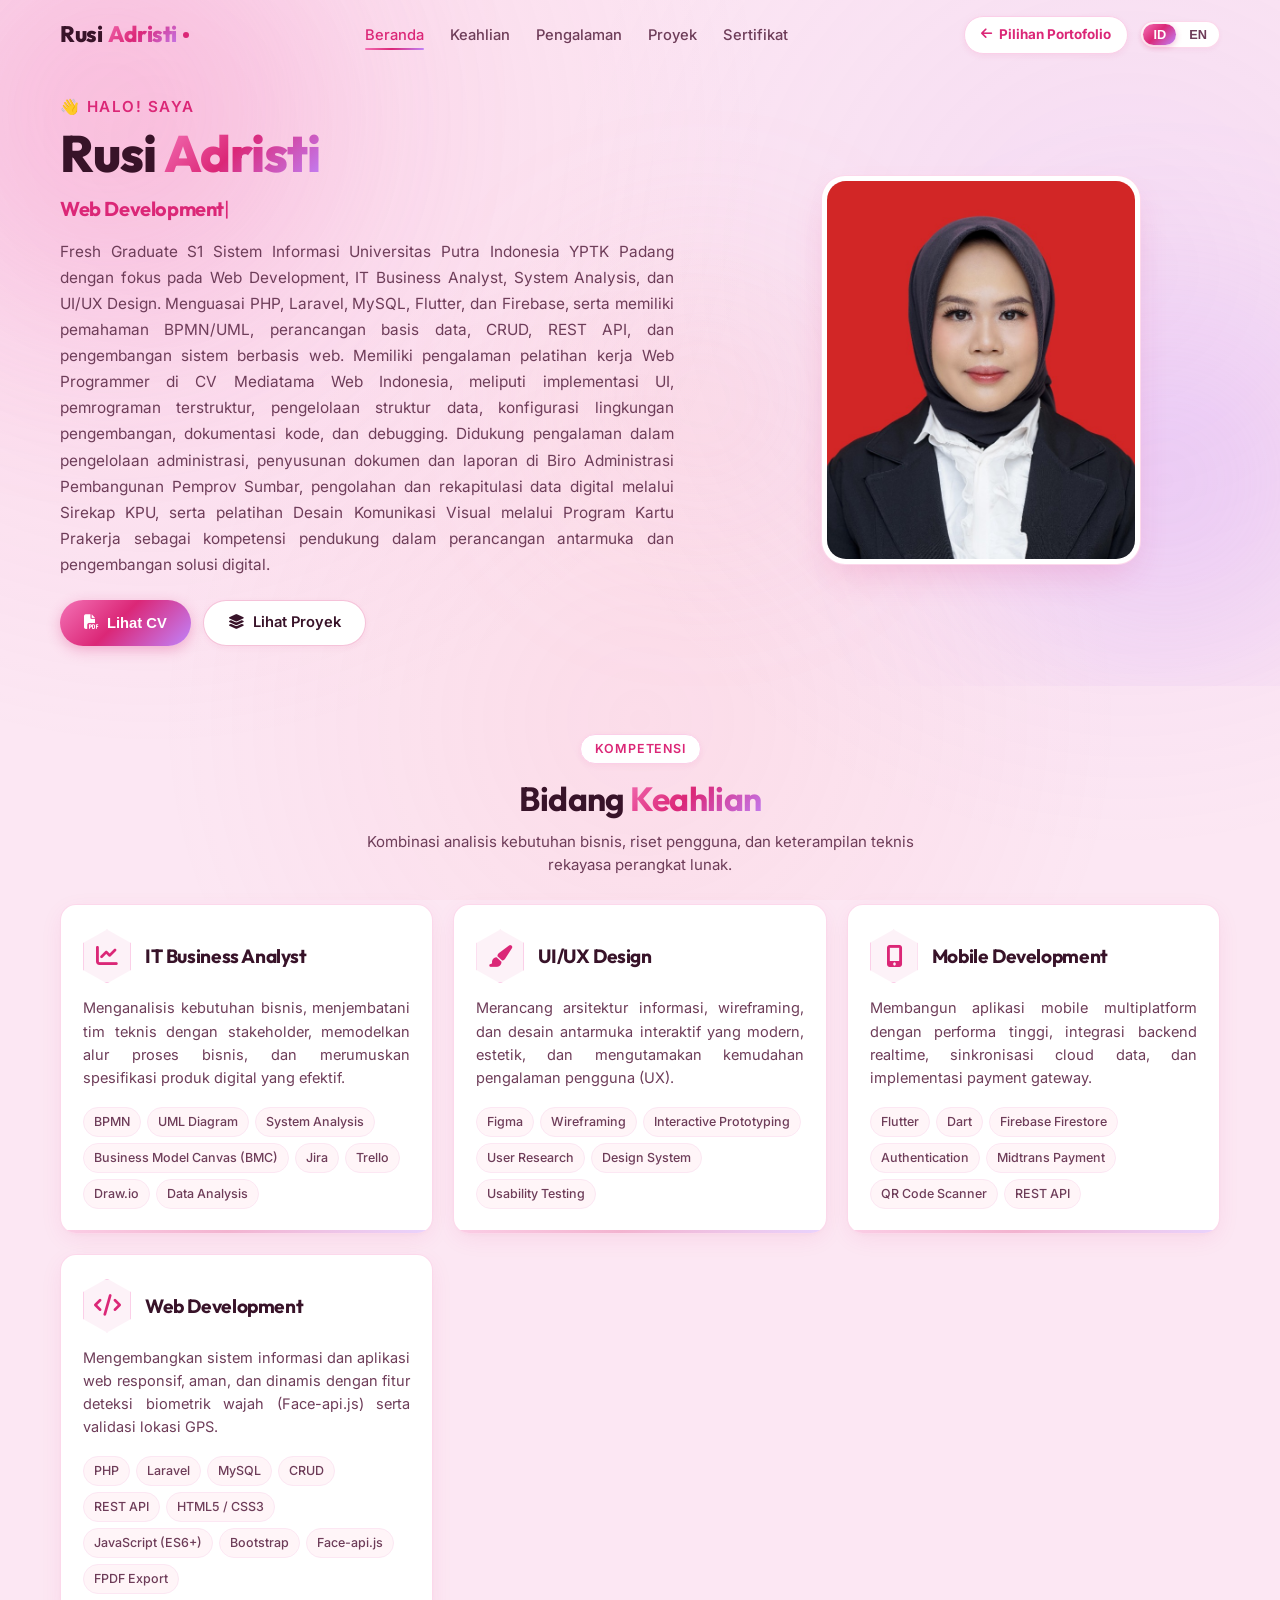
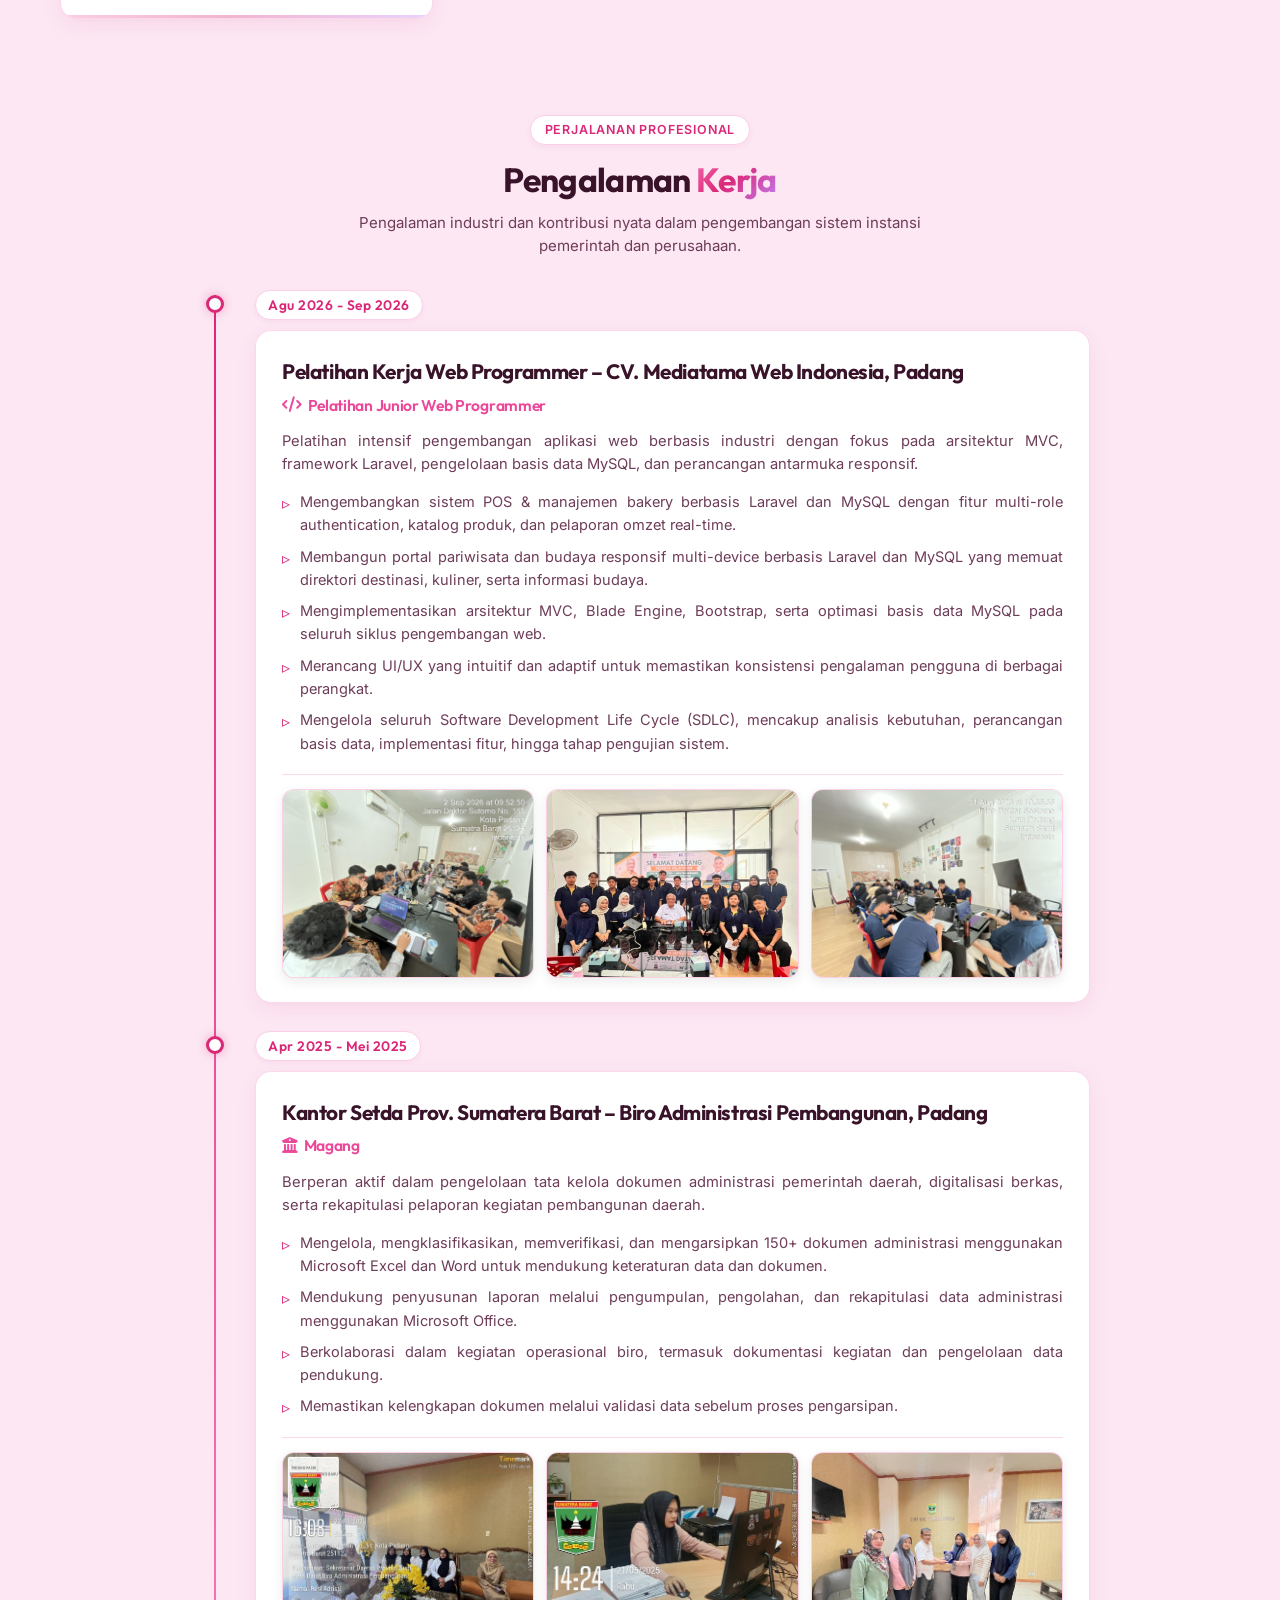
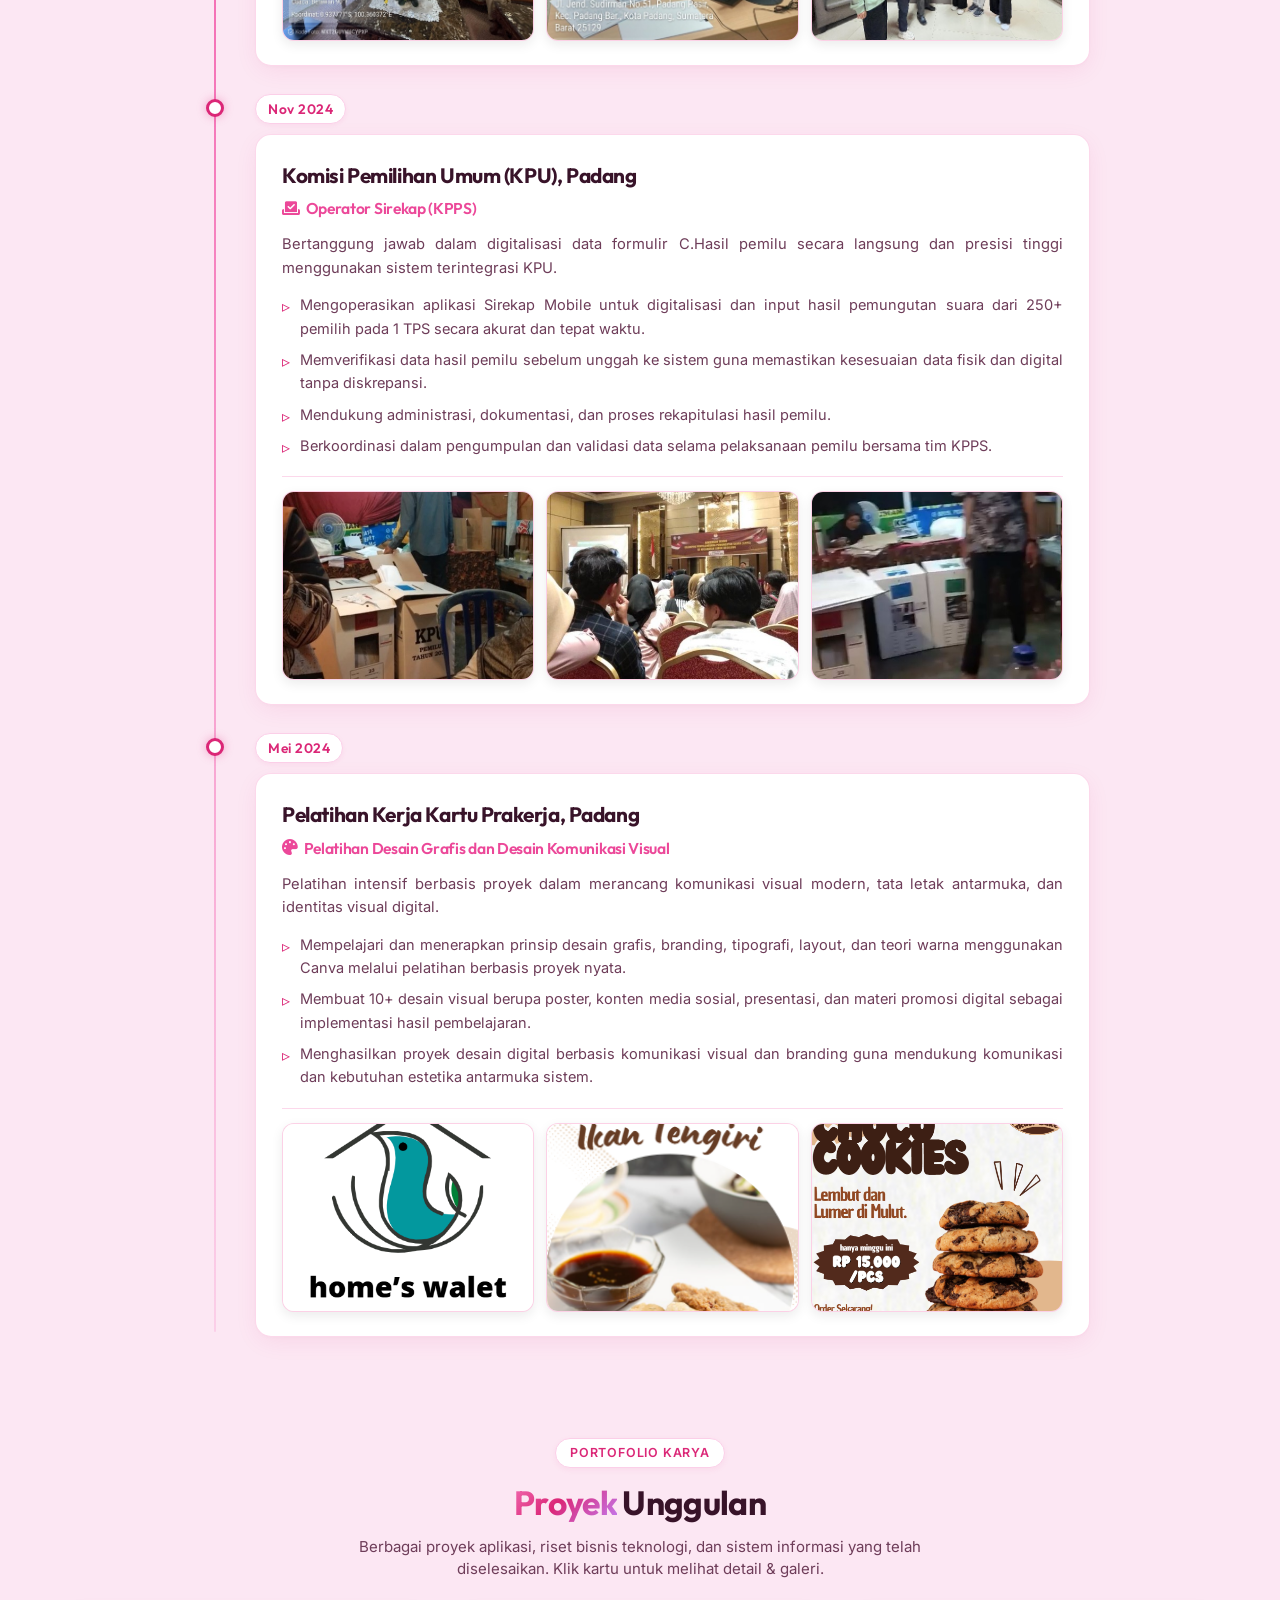
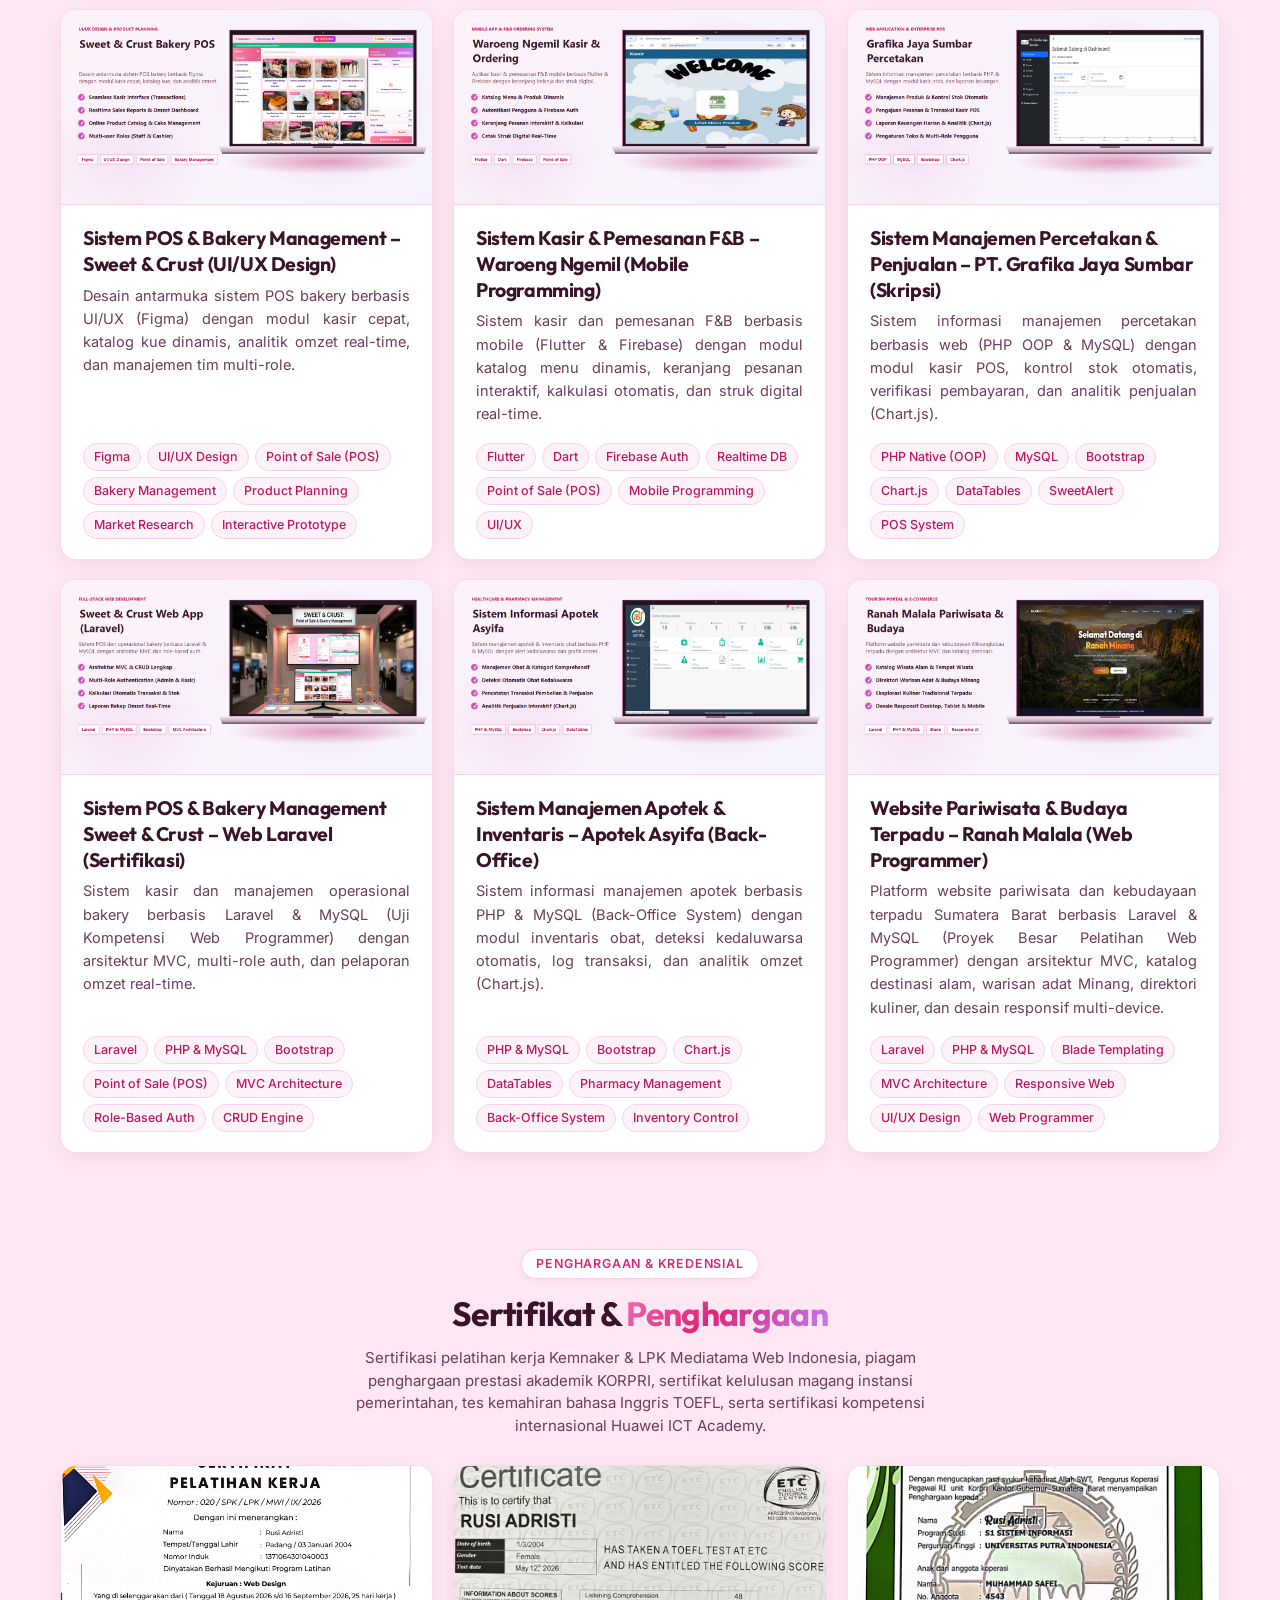
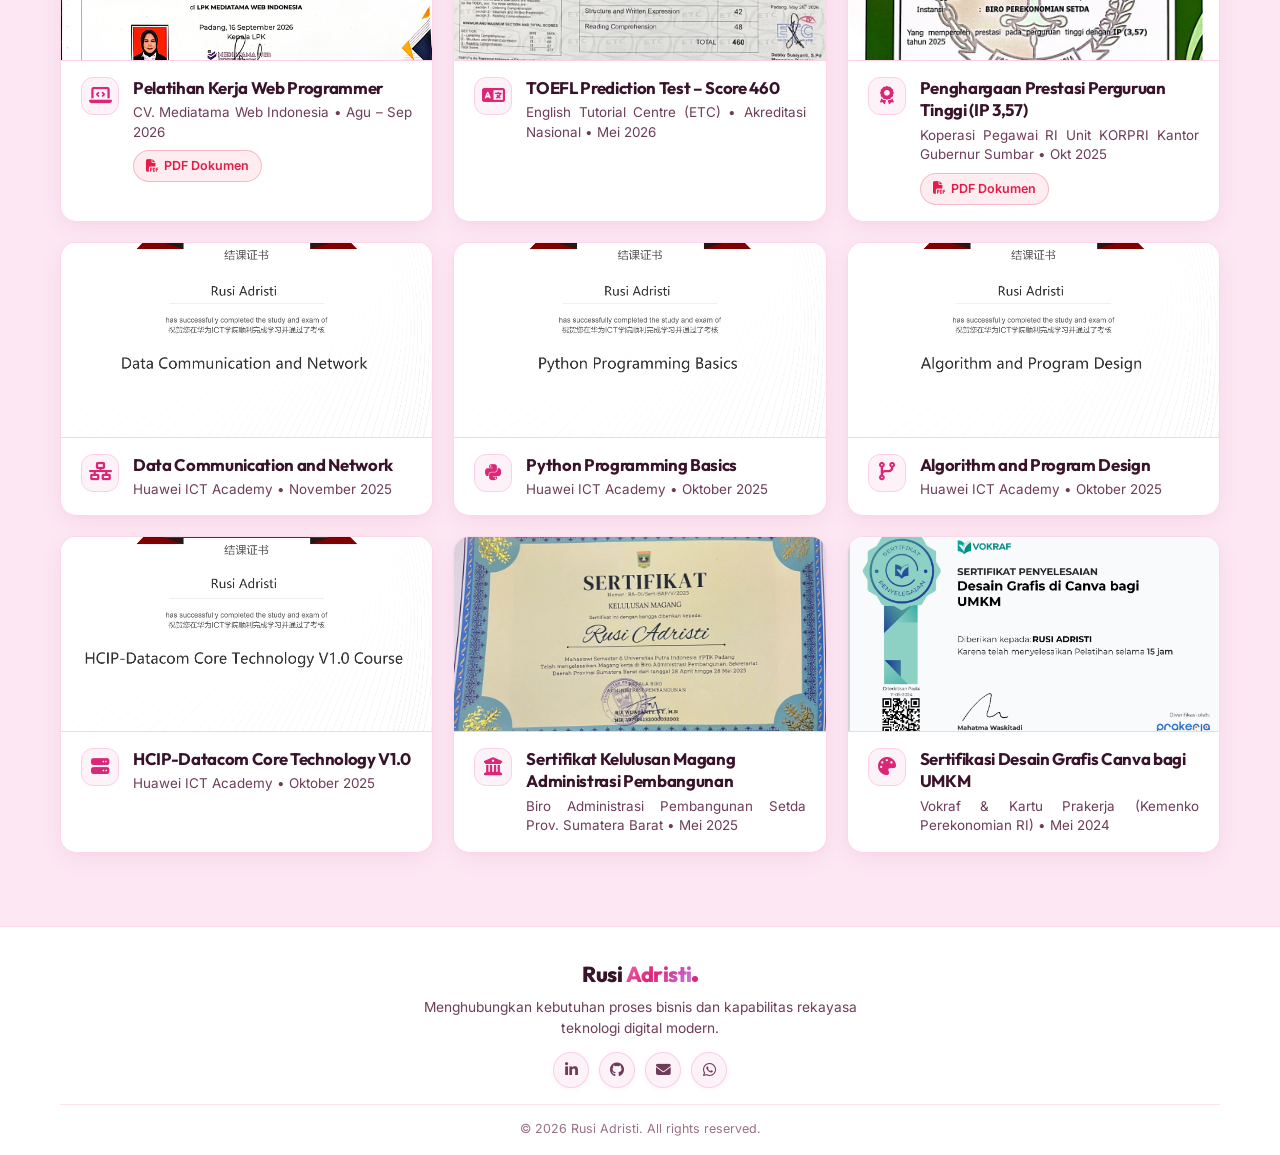
<file: it.html>
﻿<!DOCTYPE html>
<html lang="id" data-lang="id" class="scroll-smooth">

<head>
    <meta charset="UTF-8">
    <meta name="viewport" content="width=device-width, initial-scale=1.0">
    <title>Rusi Adristi, S.Kom | Portofolio Technology & Digital Solutions</title>
    <meta name="description"
        content="Portofolio profesional Rusi Adristi, S.Kom - Lulusan S1 Sistem Informasi dengan fokus pada Web Development, IT Business Analyst, System Analysis, dan UI/UX Design.">
    <meta name="keywords"
        content="Rusi Adristi, Portfolio, IT Business Analyst, System Analysis, Web Development, UI/UX Designer, Laravel, Flutter, Sistem Informasi">
    <meta name="author" content="Rusi Adristi">

    <!-- Open Graph / Meta Social -->
    <meta property="og:type" content="website">
    <meta property="og:title" content="Rusi Adristi, S.Kom | Portofolio Technology & Digital Solutions">
    <meta property="og:description"
        content="Portofolio profesional Rusi Adristi - Web Development, IT Business Analyst, System Analysis, dan UI/UX Design.">
    <meta property="og:image" content="gambar/foto-profil.jpg">

    <!-- Favicon -->
    <link rel="icon" type="image/jpeg" href="gambar/foto-profil.jpg">

    <!-- Google Fonts -->
    <link rel="preconnect" href="https://fonts.googleapis.com">
    <link rel="preconnect" href="https://fonts.gstatic.com" crossorigin>
    <link
        href="https://fonts.googleapis.com/css2?family=Inter:wght@300;400;500;600;700&family=Outfit:wght@400;500;600;700;800&display=swap"
        rel="stylesheet">

    <!-- Font Awesome 6 -->
    <link rel="stylesheet" href="https://cdnjs.cloudflare.com/ajax/libs/font-awesome/6.5.1/css/all.min.css">

    <!-- Custom CSS -->
    <link rel="stylesheet" href="style.css?v=2.6">
</head>

<body>

    <!-- ==========================================================================
         NAVBAR
         ========================================================================== -->
    <nav class="navbar" id="navbar">
        <div class="container nav-container">
            <a href="#home" class="logo">
                <span>Rusi</span> <span class="highlight">Adristi</span><span class="logo-dot"></span>
            </a>

            <!-- Desktop Navigation Links -->
            <ul class="nav-links">
                <li>
                    <a href="#home" class="nav-link active">
                        <span class="lang-id">Beranda</span>
                        <span class="lang-en">Home</span>
                    </a>
                </li>
                <li>
                    <a href="#skills" class="nav-link">
                        <span class="lang-id">Keahlian</span>
                        <span class="lang-en">Skills</span>
                    </a>
                </li>
                <li>
                    <a href="#experience" class="nav-link">
                        <span class="lang-id">Pengalaman</span>
                        <span class="lang-en">Experience</span>
                    </a>
                </li>
                <li>
                    <a href="#projects" class="nav-link">
                        <span class="lang-id">Proyek</span>
                        <span class="lang-en">Projects</span>
                    </a>
                </li>
                <li>
                    <a href="#certificates" class="nav-link">
                        <span class="lang-id">Sertifikat</span>
                        <span class="lang-en">Certificates</span>
                    </a>
                </li>
            </ul>

            <!-- Navigation Actions (Back to Portal, Language Switcher & Hamburger) -->
            <div class="nav-actions">
                <a href="index.html" class="nav-portal-btn" title="Kembali ke Pilihan Portofolio">
                    <i class="fas fa-arrow-left"></i>
                    <span class="lang-id">Pilihan Portofolio</span>
                    <span class="lang-en">All Tracks</span>
                </a>

                <div class="lang-switch">
                    <button id="btn-id" class="lang-btn active" onclick="setLang('id')"
                        aria-label="Bahasa Indonesia">ID</button>
                    <button id="btn-en" class="lang-btn" onclick="setLang('en')" aria-label="English">EN</button>
                </div>

                <button class="hamburger" aria-label="Menu" type="button">
                    <i class="fas fa-bars"></i>
                </button>
            </div>
        </div>
    </nav>

    <!-- Mobile Drawer Menu -->
    <div class="mobile-menu">
        <div class="mobile-menu-close">
            <i class="fas fa-times"></i>
        </div>
        <ul class="mobile-nav-links">
            <li>
                <a href="#home">
                    <span class="lang-id">Beranda</span>
                    <span class="lang-en">Home</span>
                </a>
            </li>
            <li>
                <a href="#skills">
                    <span class="lang-id">Keahlian</span>
                    <span class="lang-en">Skills</span>
                </a>
            </li>
            <li>
                <a href="#experience">
                    <span class="lang-id">Pengalaman</span>
                    <span class="lang-en">Experience</span>
                </a>
            </li>
            <li>
                <a href="#projects">
                    <span class="lang-id">Proyek</span>
                    <span class="lang-en">Projects</span>
                </a>
            </li>
            <li>
                <a href="#certificates">
                    <span class="lang-id">Sertifikat</span>
                    <span class="lang-en">Certificates</span>
                </a>
            </li>
            <li style="margin-top: 14px; padding-top: 12px; border-top: 1px dashed rgba(219,39,119,0.25);">
                <a href="index.html" style="color: var(--primary-color); font-weight: 700;">
                    <i class="fas fa-th-large" style="margin-right: 6px;"></i>
                    <span class="lang-id">Pilihan Portofolio</span>
                    <span class="lang-en">All Tracks</span>
                </a>
            </li>
        </ul>
    </div>

    <!-- ==========================================================================
         HERO SECTION
         ========================================================================== -->
    <section id="home" class="hero">
        <div class="hero-shapes">
            <div class="shape shape-1"></div>
            <div class="shape shape-2"></div>
            <div class="shape shape-3"></div>
        </div>

        <div class="container hero-container">
            <div class="hero-content">
                <p class="greeting">
                    <span class="greeting-wave">👋</span>
                    <span class="lang-id">Halo! Saya</span>
                    <span class="lang-en">Hello! I am</span>
                </p>

                <h1 class="hero-title">
                    Rusi <span class="highlight">Adristi</span>
                </h1>

                <h2 class="hero-subtitle">
                    <span class="typewriter" id="typewriter"></span><span class="cursor">|</span>
                </h2>

                <p class="hero-description">
                    <span class="lang-id">
                        Fresh Graduate S1 Sistem Informasi Universitas Putra Indonesia YPTK Padang dengan fokus pada Web Development, IT Business Analyst, System Analysis, dan UI/UX Design. Menguasai PHP, Laravel, MySQL, Flutter, dan Firebase, serta memiliki pemahaman BPMN/UML, perancangan basis data, CRUD, REST API, dan pengembangan sistem berbasis web. Memiliki pengalaman pelatihan kerja Web Programmer di CV Mediatama Web Indonesia, meliputi implementasi UI, pemrograman terstruktur, pengelolaan struktur data, konfigurasi lingkungan pengembangan, dokumentasi kode, dan debugging. Didukung pengalaman dalam pengelolaan administrasi, penyusunan dokumen dan laporan di Biro Administrasi Pembangunan Pemprov Sumbar, pengolahan dan rekapitulasi data digital melalui Sirekap KPU, serta pelatihan Desain Komunikasi Visual melalui Program Kartu Prakerja sebagai kompetensi pendukung dalam perancangan antarmuka dan pengembangan solusi digital.
                    </span>
                    <span class="lang-en">
                        Fresh Graduate in Information Systems from Universitas Putra Indonesia YPTK Padang specializing in Web Development, IT Business Analyst, System Analysis, and UI/UX Design. Proficient in PHP, Laravel, MySQL, Flutter, and Firebase, with a solid understanding of BPMN/UML, database design, CRUD, REST API, and web-based system development. Possesses web programmer vocational training experience at CV Mediatama Web Indonesia, encompassing UI implementation, structured programming, data structure management, development environment configuration, code documentation, and debugging. Supported by practical experience in administrative management, document and report preparation at the Regional Development Administration Bureau of West Sumatra Provincial Government, digital data processing and recapitulation via Sirekap KPU, and Visual Communication Design training through the Kartu Prakerja Program as complementary competencies in interface design and digital solution development.
                    </span>
                </p>

                <div class="hero-buttons">
                    <button onclick="openCVModal('pdf/CV%20Rusi%20Adristi-IT.pdf')" class="btn btn-primary">
                        <i class="fas fa-file-pdf"></i>
                        <span class="lang-id">Lihat CV</span>
                        <span class="lang-en">View CV</span>
                    </button>
                    <a href="#projects" class="btn btn-secondary">
                        <i class="fas fa-layer-group"></i>
                        <span class="lang-id">Lihat Proyek</span>
                        <span class="lang-en">Explore Projects</span>
                    </a>
                </div>
            </div>

            <div class="hero-image">
                <div class="profile-card">
                    <div class="profile-img-container">
                        <img class="profile-img" src="gambar/foto-profil.jpg" alt="Foto Profil Rusi Adristi"
                            loading="lazy" decoding="async">
                    </div>
                </div>
            </div>
        </div>
    </section>

    <!-- ==========================================================================
         SKILLS SECTION
         ========================================================================== -->
    <section id="skills" class="skills section-container">
        <div class="container">
            <div class="section-header">
                <span class="section-badge">
                    <span class="lang-id">Kompetensi</span>
                    <span class="lang-en">Competencies</span>
                </span>
                <h2>
                    <span class="lang-id">Bidang <span class="highlight">Keahlian</span></span>
                    <span class="lang-en">Areas of <span class="highlight">Expertise</span></span>
                </h2>
                <p>
                    <span class="lang-id">Kombinasi analisis kebutuhan bisnis, riset pengguna, dan keterampilan teknis
                        rekayasa perangkat lunak.</span>
                    <span class="lang-en">A synergy between business process analysis, user research, and full-stack
                        software development.</span>
                </p>
            </div>

            <div class="skills-grid">
                <!-- Skill 1: Business Analyst -->
                <div class="skill-card">
                    <div class="skill-card-header">
                        <div class="skill-hexagon-icon">
                            <i class="fas fa-chart-line"></i>
                        </div>
                        <h3>IT Business Analyst</h3>
                    </div>
                    <p>
                        <span class="lang-id">Menganalisis kebutuhan bisnis, menjembatani tim teknis dengan stakeholder,
                            memodelkan alur proses bisnis, dan merumuskan spesifikasi produk digital yang
                            efektif.</span>
                        <span class="lang-en">Analyzing business requirements, bridging technical teams with
                            stakeholders, modeling workflows, and designing effective digital product
                            specifications.</span>
                    </p>
                    <div class="skill-tags">
                        <span>BPMN</span>
                        <span>UML Diagram</span>
                        <span>System Analysis</span>
                        <span>Business Model Canvas (BMC)</span>
                        <span>Jira</span>
                        <span>Trello</span>
                        <span>Draw.io</span>
                        <span>Data Analysis</span>
                    </div>
                </div>

                <!-- Skill 2: UI/UX Design -->
                <div class="skill-card">
                    <div class="skill-card-header">
                        <div class="skill-hexagon-icon">
                            <i class="fas fa-paint-brush"></i>
                        </div>
                        <h3>UI/UX Design</h3>
                    </div>
                    <p>
                        <span class="lang-id">Merancang arsitektur informasi, wireframing, dan desain antarmuka
                            interaktif yang modern, estetik, dan mengutamakan kemudahan pengalaman pengguna (UX).</span>
                        <span class="lang-en">Crafting information architecture, wireframes, and modern interactive
                            interfaces focused on intuitive user experience (UX) and visual elegance.</span>
                    </p>
                    <div class="skill-tags">
                        <span>Figma</span>
                        <span>Wireframing</span>
                        <span>Interactive Prototyping</span>
                        <span>User Research</span>
                        <span>Design System</span>
                        <span>Usability Testing</span>
                    </div>
                </div>

                <!-- Skill 3: Mobile Development -->
                <div class="skill-card">
                    <div class="skill-card-header">
                        <div class="skill-hexagon-icon">
                            <i class="fas fa-mobile-screen-button"></i>
                        </div>
                        <h3>Mobile Development</h3>
                    </div>
                    <p>
                        <span class="lang-id">Membangun aplikasi mobile multiplatform dengan performa tinggi, integrasi
                            backend realtime, sinkronisasi cloud data, dan implementasi payment gateway.</span>
                        <span class="lang-en">Building high-performance cross-platform mobile apps with real-time
                            backend synchronization, cloud storage, and secure payment integrations.</span>
                    </p>
                    <div class="skill-tags">
                        <span>Flutter</span>
                        <span>Dart</span>
                        <span>Firebase Firestore</span>
                        <span>Authentication</span>
                        <span>Midtrans Payment</span>
                        <span>QR Code Scanner</span>
                        <span>REST API</span>
                    </div>
                </div>

                <!-- Skill 4: Web Development -->
                <div class="skill-card">
                    <div class="skill-card-header">
                        <div class="skill-hexagon-icon">
                            <i class="fas fa-code"></i>
                        </div>
                        <h3>Web Development</h3>
                    </div>
                    <p>
                        <span class="lang-id">Mengembangkan sistem informasi dan aplikasi web responsif, aman, dan
                            dinamis dengan fitur deteksi biometrik wajah (Face-api.js) serta validasi lokasi GPS.</span>
                        <span class="lang-en">Developing responsive, secure, and dynamic web applications featuring face
                            recognition biometrics (Face-api.js) and GPS geofencing radius validation.</span>
                    </p>
                    <div class="skill-tags">
                        <span>PHP</span>
                        <span>Laravel</span>
                        <span>MySQL</span>
                        <span>CRUD</span>
                        <span>REST API</span>
                        <span>HTML5 / CSS3</span>
                        <span>JavaScript (ES6+)</span>
                        <span>Bootstrap</span>
                        <span>Face-api.js</span>
                        <span>FPDF Export</span>
                    </div>
                </div>
            </div>
        </div>
    </section>

    <!-- ==========================================================================
         EXPERIENCE SECTION (TIMELINE)
         ========================================================================== -->
    <section id="experience" class="experience section-container">
        <div class="container">
            <div class="section-header">
                <span class="section-badge">
                    <span class="lang-id">Perjalanan Profesional</span>
                    <span class="lang-en">Career Journey</span>
                </span>
                <h2>
                    <span class="lang-id">Pengalaman <span class="highlight">Kerja</span></span>
                    <span class="lang-en">Work <span class="highlight">Experience</span></span>
                </h2>
                <p>
                    <span class="lang-id">Pengalaman industri dan kontribusi nyata dalam pengembangan sistem instansi
                        pemerintah dan perusahaan.</span>
                    <span class="lang-en">Industrial track record and tangible contributions in institutional software
                        development.</span>
                </p>
            </div>

            <div class="timeline">
                <!-- Experience 1: Pelatihan Kerja Web Programmer – CV. Mediatama Web Indonesia, Padang -->
                <div class="timeline-item">
                    <div class="timeline-dot"></div>
                    <span class="timeline-date">
                        <span class="lang-id">Agu 2026 - Sep 2026</span>
                        <span class="lang-en">Aug 2026 - Sep 2026</span>
                    </span>

                    <div class="timeline-content">
                        <div class="timeline-header">
                            <h3>
                                <span class="lang-id">Pelatihan Kerja Web Programmer – CV. Mediatama Web Indonesia, Padang</span>
                                <span class="lang-en">Web Programmer Job Training – CV. Mediatama Web Indonesia, Padang</span>
                            </h3>
                            <h4>
                                <i class="fas fa-code"></i>
                                <span class="lang-id">Pelatihan Junior Web Programmer</span>
                                <span class="lang-en">Junior Web Programmer Training</span>
                            </h4>
                        </div>

                        <p class="timeline-desc">
                            <span class="lang-id">Pelatihan intensif pengembangan aplikasi web berbasis industri dengan fokus pada arsitektur MVC, framework Laravel, pengelolaan basis data MySQL, dan perancangan antarmuka responsif.</span>
                            <span class="lang-en">Intensive industry-oriented web application development training focusing on MVC architecture, Laravel framework, MySQL database administration, and responsive UI/UX design.</span>
                        </p>

                        <ul class="timeline-bullets">
                            <li>
                                <span class="lang-id">Mengembangkan sistem POS & manajemen bakery berbasis Laravel dan MySQL dengan fitur multi-role authentication, katalog produk, dan pelaporan omzet real-time.</span>
                                <span class="lang-en">Developed a Laravel and MySQL-based bakery POS & management system featuring multi-role authentication, product catalogs, and real-time revenue reporting.</span>
                            </li>
                            <li>
                                <span class="lang-id">Membangun portal pariwisata dan budaya responsif multi-device berbasis Laravel dan MySQL yang memuat direktori destinasi, kuliner, serta informasi budaya.</span>
                                <span class="lang-en">Built a responsive multi-device tourism and cultural portal based on Laravel and MySQL featuring destination directories, culinary guides, and cultural heritage records.</span>
                            </li>
                            <li>
                                <span class="lang-id">Mengimplementasikan arsitektur MVC, Blade Engine, Bootstrap, serta optimasi basis data MySQL pada seluruh siklus pengembangan web.</span>
                                <span class="lang-en">Implemented MVC architecture, Blade Engine, Bootstrap, and MySQL database optimization across the entire web development lifecycle.</span>
                            </li>
                            <li>
                                <span class="lang-id">Merancang UI/UX yang intuitif dan adaptif untuk memastikan konsistensi pengalaman pengguna di berbagai perangkat.</span>
                                <span class="lang-en">Designed intuitive and adaptive UI/UX layouts to ensure a consistent user experience across multiple devices.</span>
                            </li>
                            <li>
                                <span class="lang-id">Mengelola seluruh Software Development Life Cycle (SDLC), mencakup analisis kebutuhan, perancangan basis data, implementasi fitur, hingga tahap pengujian sistem.</span>
                                <span class="lang-en">Managed the full Software Development Life Cycle (SDLC), encompassing requirements analysis, database design, feature implementation, and system testing.</span>
                            </li>
                        </ul>

                        <!-- Training Activity Gallery Preview -->
                        <div class="experience-gallery">
                            <div class="gallery-item" onclick="openImageModal('gambar/pelatihan-web-1.jpg')"
                                title="Dokumentasi Pelatihan Web Programmer – Diskusi & Rekayasa Kode Program">
                                <img src="gambar/pelatihan-web-1.jpg"
                                    alt="Dokumentasi Pelatihan Web Programmer – Diskusi & Rekayasa Kode Program"
                                    loading="lazy" decoding="async">
                            </div>
                            <div class="gallery-item" onclick="openImageModal('gambar/pelatihan-web-2.jpg')"
                                title="Dokumentasi Pelatihan Web Programmer – Foto Bersama Peserta & Instruktur Pelatihan">
                                <img src="gambar/pelatihan-web-2.jpg"
                                    alt="Dokumentasi Pelatihan Web Programmer – Foto Bersama Peserta & Instruktur Pelatihan"
                                    loading="lazy" decoding="async">
                            </div>
                            <div class="gallery-item" onclick="openImageModal('gambar/pelatihan-web-3.jpg')"
                                title="Dokumentasi Pelatihan Web Programmer – Praktik Laboratorium Komputer">
                                <img src="gambar/pelatihan-web-3.jpg"
                                    alt="Dokumentasi Pelatihan Web Programmer – Praktik Laboratorium Komputer"
                                    loading="lazy" decoding="async">
                            </div>
                        </div>
                    </div>
                </div>

                <!-- Experience 2: Biro Administrasi Pembangunan -->
                <div class="timeline-item">
                    <div class="timeline-dot"></div>
                    <span class="timeline-date">
                        <span class="lang-id">Apr 2025 - Mei 2025</span>
                        <span class="lang-en">Apr 2025 - May 2025</span>
                    </span>

                    <div class="timeline-content">
                        <div class="timeline-header">
                            <h3>
                                <span class="lang-id">Kantor Setda Prov. Sumatera Barat – Biro Administrasi Pembangunan, Padang</span>
                                <span class="lang-en">Regional Secretariat Office of West Sumatra – Regional Development Administration Bureau, Padang</span>
                            </h3>
                            <h4>
                                <i class="fas fa-building-columns"></i>
                                <span class="lang-id">Magang</span>
                                <span class="lang-en">Internship</span>
                            </h4>
                        </div>

                        <p class="timeline-desc">
                            <span class="lang-id">Berperan aktif dalam pengelolaan tata kelola dokumen administrasi
                                pemerintah daerah, digitalisasi berkas, serta rekapitulasi pelaporan kegiatan
                                pembangunan daerah.</span>
                            <span class="lang-en">Actively contributed to regional government document governance, file
                                digitization, and regional development activity reporting recaps.</span>
                        </p>

                        <ul class="timeline-bullets">
                            <li>
                                <span class="lang-id">Mengelola, mengklasifikasikan, memverifikasi, dan mengarsipkan 150+ dokumen administrasi menggunakan Microsoft Excel dan Word untuk mendukung keteraturan data dan dokumen.</span>
                                <span class="lang-en">Managed, classified, verified, and archived 150+ administrative documents using Microsoft Excel and Word to support data and document order.</span>
                            </li>
                            <li>
                                <span class="lang-id">Mendukung penyusunan laporan melalui pengumpulan, pengolahan, dan rekapitulasi data administrasi menggunakan Microsoft Office.</span>
                                <span class="lang-en">Supported report preparation through the collection, processing, and recapitulation of administrative data using Microsoft Office.</span>
                            </li>
                            <li>
                                <span class="lang-id">Berkolaborasi dalam kegiatan operasional biro, termasuk dokumentasi kegiatan dan pengelolaan data pendukung.</span>
                                <span class="lang-en">Collaborated in bureau operational activities, including activity documentation and supporting data management.</span>
                            </li>
                            <li>
                                <span class="lang-id">Memastikan kelengkapan dokumen melalui validasi data sebelum proses pengarsipan.</span>
                                <span class="lang-en">Ensured document completeness through data validation prior to the archiving process.</span>
                            </li>
                        </ul>

                        <!-- Experience Gallery Preview -->
                        <div class="experience-gallery">
                            <div class="gallery-item" onclick="openImageModal('gambar/magang-1.png')"
                                title="Dokumentasi bersama pimpinan & rekan magang Biro Administrasi Pembangunan">
                                <img src="gambar/magang-1.png"
                                    alt="Dokumentasi bersama pimpinan & rekan magang Biro Administrasi Pembangunan"
                                    loading="lazy" decoding="async">
                            </div>
                            <div class="gallery-item" onclick="openImageModal('gambar/magang-3.png')"
                                title="Dokumentasi operasional pengolahan data di meja kerja kantor">
                                <img src="gambar/magang-3.png"
                                    alt="Dokumentasi operasional pengolahan data di meja kerja kantor" loading="lazy" decoding="async">
                            </div>
                            <div class="gallery-item" onclick="openImageModal('gambar/magang-2.png')"
                                title="Penyerahan plakat kenang-kenangan magang Biro Administrasi Pembangunan">
                                <img src="gambar/magang-2.png"
                                    alt="Penyerahan plakat kenang-kenangan magang Biro Administrasi Pembangunan"
                                    loading="lazy" decoding="async">
                            </div>
                        </div>
                    </div>
                </div>

                <!-- Experience 2: KPU Padang -->
                <div class="timeline-item">
                    <div class="timeline-dot"></div>
                    <span class="timeline-date">Nov 2024</span>

                    <div class="timeline-content">
                        <div class="timeline-header">
                            <h3>
                                <span class="lang-id">Komisi Pemilihan Umum (KPU), Padang</span>
                                <span class="lang-en">General Elections Commission (KPU), Padang</span>
                            </h3>
                            <h4>
                                <i class="fas fa-check-to-slot"></i>
                                <span class="lang-id">Operator Sirekap (KPPS)</span>
                                <span class="lang-en">Sirekap System Operator (KPPS)</span>
                            </h4>
                        </div>

                        <p class="timeline-desc">
                            <span class="lang-id">Bertanggung jawab dalam digitalisasi data formulir C.Hasil pemilu
                                secara langsung dan presisi tinggi menggunakan sistem terintegrasi KPU.</span>
                            <span class="lang-en">Responsible for direct and high-precision digital data entry of
                                election results using the integrated KPU mobile system.</span>
                        </p>

                        <ul class="timeline-bullets">
                            <li>
                                <span class="lang-id">Mengoperasikan aplikasi Sirekap Mobile untuk
                                    digitalisasi dan input hasil pemungutan suara dari 250+ pemilih pada 1
                                        TPS secara akurat dan tepat waktu.</span>
                                <span class="lang-en">Operated the Sirekap Mobile app to digitize and
                                    submit vote results for 250+ voters in 1 polling station accurately
                                    and on schedule.</span>
                            </li>
                            <li>
                                <span class="lang-id">Memverifikasi data hasil pemilu sebelum unggah ke sistem guna
                                    memastikan kesesuaian data fisik dan digital tanpa diskrepansi.</span>
                                <span class="lang-en">Verified election tally data prior to system submission to ensure
                                    zero discrepancy between physical records and digital logs.</span>
                            </li>
                            <li>
                                <span class="lang-id">Mendukung administrasi, dokumentasi, dan proses rekapitulasi hasil
                                    pemilu.</span>
                                <span class="lang-en">Assisted administration, documentation, and ballot outcome
                                    recapitulation processes.</span>
                            </li>
                            <li>
                                <span class="lang-id">Berkoordinasi dalam pengumpulan dan validasi data selama
                                    pelaksanaan pemilu bersama tim KPPS.</span>
                                <span class="lang-en">Coordinated data collection and validation throughout election
                                    execution with the local polling committee.</span>
                            </li>
                        </ul>

                        <!-- Sirekap KPU Gallery Preview -->
                        <div class="experience-gallery">
                            <div class="gallery-item" onclick="openImageModal('gambar/sirekap-tps-1.jpg')"
                                title="Dokumentasi Rekapitulasi Berkas C.Hasil di TPS Pemilu">
                                <img src="gambar/sirekap-tps-1.jpg"
                                    alt="Dokumentasi Rekapitulasi Berkas C.Hasil di TPS Pemilu" loading="lazy" decoding="async">
                            </div>
                            <div class="gallery-item" onclick="openImageModal('gambar/sirekap-bimtek-kpps.jpg')"
                                title="Bimbingan Teknis (Bimtek) Sirekap & KPPS KPU">
                                <img src="gambar/sirekap-bimtek-kpps.jpg"
                                    alt="Bimbingan Teknis (Bimtek) Sirekap & KPPS KPU" loading="lazy" decoding="async">
                            </div>
                            <div class="gallery-item" onclick="openImageModal('gambar/sirekap-tps-2.jpg')"
                                title="Proses Pengolahan Data & Penghitungan Suara TPS">
                                <img src="gambar/sirekap-tps-2.jpg"
                                    alt="Proses Pengolahan Data & Penghitungan Suara TPS" loading="lazy" decoding="async">
                            </div>
                        </div>
                    </div>
                </div>

                <!-- Experience: Program Kartu Prakerja -->
                <div class="timeline-item">
                    <div class="timeline-dot"></div>
                    <span class="timeline-date">
                        <span class="lang-id">Mei 2024</span>
                        <span class="lang-en">May 2024</span>
                    </span>

                    <div class="timeline-content">
                        <div class="timeline-header">
                            <h3>
                                <span class="lang-id">Pelatihan Kerja Kartu Prakerja, Padang</span>
                                <span class="lang-en">Kartu Prakerja Job Training, Padang</span>
                            </h3>
                            <h4>
                                <i class="fas fa-palette"></i>
                                <span class="lang-id">Pelatihan Desain Grafis dan Desain Komunikasi Visual</span>
                                <span class="lang-en">Graphic Design and Visual Communication Training</span>
                            </h4>
                        </div>

                        <p class="timeline-desc">
                            <span class="lang-id">Pelatihan intensif berbasis proyek dalam merancang komunikasi visual
                                modern, tata letak antarmuka, dan identitas visual digital.</span>
                            <span class="lang-en">Project-based intensive training in crafting modern visual
                                communications, UI layouts, and digital visual brand identities.</span>
                        </p>

                        <ul class="timeline-bullets">
                            <li>
                                <span class="lang-id">Mempelajari dan menerapkan prinsip desain grafis, branding,
                                    tipografi, layout, dan teori warna menggunakan Canva melalui
                                    pelatihan berbasis proyek nyata.</span>
                                <span class="lang-en">Mastered and applied core graphic design principles, branding,
                                    typography, layout hierarchy, and color theory via Canva in
                                    project-based training.</span>
                            </li>
                            <li>
                                <span class="lang-id">Membuat 10+ desain visual berupa poster, konten
                                    media sosial, presentasi, dan materi promosi digital sebagai implementasi hasil
                                    pembelajaran.</span>
                                <span class="lang-en">Produced 10+ visual assets including posters,
                                    social media graphics, presentations, and digital promotional materials.</span>
                            </li>
                            <li>
                                <span class="lang-id">Menghasilkan proyek desain digital berbasis komunikasi visual dan
                                    branding guna mendukung komunikasi dan kebutuhan estetika antarmuka sistem.</span>
                                <span class="lang-en">Delivered visual communication design projects to support user
                                    presentation and clean digital interface aesthetics.</span>
                            </li>
                        </ul>

                        <!-- Graphic Design Gallery Preview -->
                        <div class="experience-gallery">
                            <div class="gallery-item" onclick="openImageModal('gambar/desain-logo-walet.png')"
                                title="Desain Logo Brand - home's walet Ayah">
                                <img src="gambar/desain-logo-walet.png" alt="Desain Logo Brand - home's walet Ayah"
                                    loading="lazy" decoding="async">
                            </div>
                            <div class="gallery-item" onclick="openImageModal('gambar/desain-pempek.png')"
                                title="Desain Poster Promosi - Pempek Ikan Tengiri">
                                <img src="gambar/desain-pempek.png" alt="Desain Poster Promosi - Pempek Ikan Tengiri"
                                    loading="lazy" decoding="async">
                            </div>
                            <div class="gallery-item" onclick="openImageModal('gambar/desain-choco-cookies.png')"
                                title="Desain Poster Produk - Choco Cookies Rusi Cake">
                                <img src="gambar/desain-choco-cookies.png"
                                    alt="Desain Poster Produk - Choco Cookies Rusi Cake" loading="lazy" decoding="async">
                            </div>
                        </div>
                    </div>
                </div>
            </div>
        </div>
    </section>

    <!-- ==========================================================================
         PROJECTS SECTION
         ========================================================================== -->
    <section id="projects" class="projects section-container">
        <div class="container">
            <div class="section-header">
                <span class="section-badge">
                    <span class="lang-id">Portofolio Karya</span>
                    <span class="lang-en">Selected Works</span>
                </span>
                <h2>
                    <span class="lang-id"><span class="highlight">Proyek</span> Unggulan</span>
                    <span class="lang-en">Featured <span class="highlight">Projects</span></span>
                </h2>
                <p>
                    <span class="lang-id">Berbagai proyek aplikasi, riset bisnis teknologi, dan sistem informasi yang
                        telah diselesaikan. Klik kartu untuk melihat detail & galeri.</span>
                    <span class="lang-en">A selection of digital platforms, fintech concepts, and mobile apps. Click any
                        card to explore full interactive details & media.</span>
                </p>
            </div>

            <div class="projects-grid">
                <!-- Project 1: Sweet & Crust POS & Bakery Management (UI/UX Design) -->
                <div class="project-card" onclick="openProjectModal('sweetandcrust')">
                    <div class="project-img-container">
                        <img class="project-img" src="gambar/cover-it-sweetandcrust.png?v=3"
                            alt="Sistem POS & Bakery Management – Sweet & Crust" loading="lazy" decoding="async">
                        <div class="project-overlay-hint">
                            <i class="fas fa-arrow-up-right-from-square"></i>
                            <span class="lang-id">Buka Detail</span>
                            <span class="lang-en">View Details</span>
                        </div>
                    </div>
                    <div class="project-info">
                        <h3>
                            <span class="lang-id">Sistem POS & Bakery Management – Sweet & Crust (UI/UX Design)</span>
                            <span class="lang-en">Bakery POS & Management System – Sweet & Crust (UI/UX Design)</span>
                        </h3>
                        <p>
                            <span class="lang-id">Desain antarmuka sistem POS bakery berbasis UI/UX (Figma) dengan modul kasir cepat, katalog kue dinamis, analitik omzet real-time, dan manajemen tim multi-role.</span>
                            <span class="lang-en">Bakery POS UI/UX system design built with Figma featuring fast cashier checkout, dynamic cake catalog, real-time revenue analytics, and multi-role team management.</span>
                        </p>
                        <div class="project-tags">
                            <span>Figma</span>
                            <span>UI/UX Design</span>
                            <span>Point of Sale (POS)</span>
                            <span>Bakery Management</span>
                            <span>Product Planning</span>
                            <span>Market Research</span>
                            <span>Interactive Prototype</span>
                        </div>
                    </div>
                </div>

                <!-- Project 2: Waroeng Ngemil POS & Mobile Ordering (Mobile Programming) -->
                <div class="project-card" onclick="openProjectModal('waroengngemil')">
                    <div class="project-img-container">
                        <img class="project-img" src="gambar/cover-it-waroengngemil.png?v=3"
                            alt="Sistem Kasir & Pemesanan F&B – Waroeng Ngemil" loading="lazy" decoding="async">
                        <div class="project-overlay-hint">
                            <i class="fas fa-arrow-up-right-from-square"></i>
                            <span class="lang-id">Buka Detail</span>
                            <span class="lang-en">View Details</span>
                        </div>
                    </div>
                    <div class="project-info">
                        <h3>
                            <span class="lang-id">Sistem Kasir & Pemesanan F&B – Waroeng Ngemil (Mobile Programming)</span>
                            <span class="lang-en">F&B POS & Ordering System – Waroeng Ngemil (Mobile Programming)</span>
                        </h3>
                        <p>
                            <span class="lang-id">Sistem kasir dan pemesanan F&B berbasis mobile (Flutter & Firebase) dengan modul katalog menu dinamis, keranjang pesanan interaktif, kalkulasi otomatis, dan struk digital real-time.</span>
                            <span class="lang-en">Mobile-based F&B POS and ordering system built with Flutter & Firebase featuring dynamic menu catalog, interactive order cart, automated calculation, and real-time digital receipts.</span>
                        </p>
                        <div class="project-tags">
                            <span>Flutter</span>
                            <span>Dart</span>
                            <span>Firebase Auth</span>
                            <span>Realtime DB</span>
                            <span>Point of Sale (POS)</span>
                            <span>Mobile Programming</span>
                            <span>UI/UX</span>
                        </div>
                    </div>
                </div>

                <!-- Project 3: PT. Grafika Jaya Sumbar (Skripsi) -->
                <div class="project-card" onclick="openProjectModal('grafikajaya')">
                    <div class="project-img-container">
                        <img class="project-img" src="gambar/cover-it-grafikajaya.png?v=3"
                            alt="Sistem Informasi Manajemen Percetakan & Penjualan – PT. Grafika Jaya Sumbar"
                            loading="lazy" decoding="async">
                        <div class="project-overlay-hint">
                            <i class="fas fa-arrow-up-right-from-square"></i>
                            <span class="lang-id">Buka Detail</span>
                            <span class="lang-en">View Details</span>
                        </div>
                    </div>
                    <div class="project-info">
                        <h3>
                            <span class="lang-id">Sistem Manajemen Percetakan & Penjualan – PT. Grafika Jaya Sumbar
                                (Skripsi)</span>
                            <span class="lang-en">Printing & Sales Management System – PT. Grafika Jaya Sumbar
                                (Thesis)</span>
                        </h3>
                        <p>
                            <span class="lang-id">Sistem informasi manajemen percetakan berbasis web (PHP OOP & MySQL)
                                dengan modul kasir POS, kontrol stok otomatis, verifikasi pembayaran, dan analitik
                                penjualan (Chart.js).</span>
                            <span class="lang-en">Web-based printing management system built with PHP OOP & MySQL
                                featuring POS cashier, automated inventory, payment verification, and sales analytics
                                (Chart.js).</span>
                        </p>
                        <div class="project-tags">
                            <span>PHP Native (OOP)</span>
                            <span>MySQL</span>
                            <span>Bootstrap</span>
                            <span>Chart.js</span>
                            <span>DataTables</span>
                            <span>SweetAlert</span>
                            <span>POS System</span>
                        </div>
                    </div>
                </div>

                <!-- Project 4: Sweet & Crust Web Laravel (Ujian Sertifikasi) -->
                <div class="project-card" onclick="openProjectModal('sweetandcrustweb')">
                    <div class="project-img-container">
                        <img class="project-img" src="gambar/cover-it-sweetandcrustweb.png?v=3"
                            alt="Sweet & Crust – Web POS & Bakery Management (Laravel)" loading="lazy" decoding="async">
                        <div class="project-overlay-hint">
                            <i class="fas fa-arrow-up-right-from-square"></i>
                            <span class="lang-id">Buka Detail</span>
                            <span class="lang-en">View Details</span>
                        </div>
                    </div>
                    <div class="project-info">
                        <h3>
                            <span class="lang-id">Sistem POS & Bakery Management Sweet & Crust – Web Laravel
                                (Sertifikasi)</span>
                            <span class="lang-en">Sweet & Crust POS & Bakery Management – Laravel Web App
                                (Certification)</span>
                        </h3>
                        <p>
                            <span class="lang-id">Sistem kasir dan manajemen operasional bakery berbasis Laravel & MySQL
                                (Uji Kompetensi Web Programmer) dengan arsitektur MVC, multi-role auth, dan pelaporan
                                omzet real-time.</span>
                            <span class="lang-en">Web-based bakery POS and operations management system built with
                                Laravel & MySQL (Web Programmer Certification) featuring MVC, multi-role auth, and
                                real-time revenue analytics.</span>
                        </p>
                        <div class="project-tags">
                            <span>Laravel</span>
                            <span>PHP & MySQL</span>
                            <span>Bootstrap</span>
                            <span>Point of Sale (POS)</span>
                            <span>MVC Architecture</span>
                            <span>Role-Based Auth</span>
                            <span>CRUD Engine</span>
                        </div>
                    </div>
                </div>

                <!-- Project 5: Apotek Asyifa (Back-Office) -->
                <div class="project-card" onclick="openProjectModal('apotekasyifa')">
                    <div class="project-img-container">
                        <img class="project-img" src="gambar/cover-it-apotekasyifa.png?v=3"
                            alt="Sistem Manajemen Apotek & Inventaris – Apotek Asyifa" loading="lazy" decoding="async">
                        <div class="project-overlay-hint">
                            <i class="fas fa-arrow-up-right-from-square"></i>
                            <span class="lang-id">Buka Detail</span>
                            <span class="lang-en">View Details</span>
                        </div>
                    </div>
                    <div class="project-info">
                        <h3>
                            <span class="lang-id">Sistem Manajemen Apotek & Inventaris – Apotek Asyifa (Back-Office)</span>
                            <span class="lang-en">Pharmacy & Inventory Management System – Apotek Asyifa (Back-Office)</span>
                        </h3>
                        <p>
                            <span class="lang-id">Sistem informasi manajemen apotek berbasis PHP & MySQL (Back-Office System) dengan modul inventaris obat, deteksi kedaluwarsa otomatis, log transaksi, dan analitik omzet (Chart.js).</span>
                            <span class="lang-en">Web-based pharmacy management system built with PHP & MySQL (Back-Office System) featuring drug inventory, automated expiration alerts, transaction logging, and revenue analytics (Chart.js).</span>
                        </p>
                        <div class="project-tags">
                            <span>PHP & MySQL</span>
                            <span>Bootstrap</span>
                            <span>Chart.js</span>
                            <span>DataTables</span>
                            <span>Pharmacy Management</span>
                            <span>Back-Office System</span>
                            <span>Inventory Control</span>
                        </div>
                    </div>
                </div>

                <!-- Project 6: Ranah Malala (Pelatihan Web Programmer) -->
                <div class="project-card" onclick="openProjectModal('ranahmalala')">
                    <div class="project-img-container">
                        <img class="project-img" src="gambar/cover-it-ranahmalala.png?v=3"
                            alt="Website Pariwisata & Budaya Terpadu – Ranah Malala" loading="lazy" decoding="async">
                        <div class="project-overlay-hint">
                            <i class="fas fa-arrow-up-right-from-square"></i>
                            <span class="lang-id">Buka Detail</span>
                            <span class="lang-en">View Details</span>
                        </div>
                    </div>
                    <div class="project-info">
                        <h3>
                            <span class="lang-id">Website Pariwisata & Budaya Terpadu – Ranah Malala (Web Programmer)</span>
                            <span class="lang-en">Integrated Tourism & Cultural Portal – Ranah Malala (Web Programmer)</span>
                        </h3>
                        <p>
                            <span class="lang-id">Platform website pariwisata dan kebudayaan terpadu Sumatera Barat berbasis Laravel & MySQL (Proyek Besar Pelatihan Web Programmer) dengan arsitektur MVC, katalog destinasi alam, warisan adat Minang, direktori kuliner, dan desain responsif multi-device.</span>
                            <span class="lang-en">Integrated West Sumatra tourism and culture web platform built with Laravel & MySQL (Web Programmer Capstone Project) featuring MVC architecture, nature destination catalogs, Minangkabau heritage guides, culinary directory, and responsive multi-device design.</span>
                        </p>
                        <div class="project-tags">
                            <span>Laravel</span>
                            <span>PHP & MySQL</span>
                            <span>Blade Templating</span>
                            <span>MVC Architecture</span>
                            <span>Responsive Web</span>
                            <span>UI/UX Design</span>
                            <span>Web Programmer</span>
                        </div>
                    </div>
                </div>
            </div>
        </div>
    </section>

    <!-- ==========================================================================
         CERTIFICATES & AWARDS SECTION
         ========================================================================== -->
    <section id="certificates" class="certificates section-container">
        <div class="container">
            <div class="section-header">
                <span class="section-badge">
                    <span class="lang-id">Penghargaan & Kredensial</span>
                    <span class="lang-en">Credentials & Awards</span>
                </span>
                <h2>
                    <span class="lang-id">Sertifikat & <span class="highlight">Penghargaan</span></span>
                    <span class="lang-en">Certificates & <span class="highlight">Honors</span></span>
                </h2>
                <p>
                    <span class="lang-id">Sertifikasi pelatihan kerja Kemnaker & LPK Mediatama Web Indonesia, piagam penghargaan prestasi akademik KORPRI, sertifikat kelulusan magang instansi pemerintahan, tes kemahiran bahasa Inggris TOEFL, serta sertifikasi kompetensi internasional Huawei ICT Academy.</span>
                    <span class="lang-en">Ministry of Manpower & LPK Mediatama vocational training credentials, KORPRI academic achievement honors, government internship certification, TOEFL English proficiency scores, and Huawei ICT Academy international certifications.</span>
                </p>
            </div>

            <div class="certificates-list">
                <!-- Cert 1: Pelatihan Kerja Web Programmer - CV. Mediatama Web Indonesia (Aug - Sep 2026) -->
                <div class="cert-item" onclick="openImageModal('gambar/sertifikat-web.jpg')">
                    <div class="cert-image-container">
                        <img class="cert-image" src="gambar/sertifikat-web.jpg"
                            alt="Sertifikat Pelatihan Kerja Web Programmer - CV. Mediatama Web Indonesia" loading="lazy" decoding="async">
                    </div>
                    <div class="cert-details">
                        <div class="cert-icon">
                            <i class="fas fa-laptop-code"></i>
                        </div>
                        <div class="cert-text">
                            <h3>
                                <span class="lang-id">Pelatihan Kerja Web Programmer</span>
                                <span class="lang-en">Web Programmer Vocational Training</span>
                            </h3>
                            <p>
                                <span class="lang-id">CV. Mediatama Web Indonesia &bull; Agu – Sep 2026</span>
                                <span class="lang-en">CV. Mediatama Web Indonesia &bull; Aug – Sep 2026</span>
                            </p>
                            <a href="pdf/Sertifikat_Web.pdf" target="_blank" rel="noopener noreferrer" class="btn-cert-pdf" onclick="event.stopPropagation()" title="Buka Dokumen PDF">
                                <i class="fas fa-file-pdf"></i>
                                <span>PDF Dokumen</span>
                            </a>
                        </div>
                    </div>
                </div>

                <!-- Cert 2: TOEFL (May 2026) -->
                <div class="cert-item" onclick="openImageModal('gambar/sertifikat-toefl.jpg')">
                    <div class="cert-image-container">
                        <img class="cert-image" src="gambar/sertifikat-toefl.jpg"
                            alt="Sertifikat TOEFL Prediction Test - English Tutorial Centre" loading="lazy" decoding="async">
                    </div>
                    <div class="cert-details">
                        <div class="cert-icon">
                            <i class="fas fa-language"></i>
                        </div>
                        <div class="cert-text">
                            <h3>
                                <span class="lang-id">TOEFL Prediction Test – Score 460</span>
                                <span class="lang-en">TOEFL Prediction Test – Score 460</span>
                            </h3>
                            <p>
                                <span class="lang-id">English Tutorial Centre (ETC) &bull; Akreditasi Nasional &bull;
                                    Mei 2026</span>
                                <span class="lang-en">English Tutorial Centre (ETC) &bull; National Accreditation &bull;
                                    May 2026</span>
                            </p>
                        </div>
                    </div>
                </div>

                <!-- Cert 3: Penghargaan Prestasi Perguruan Tinggi IP 3.57 - KORPRI Kantor Gubernur Sumbar (Oct 2025) -->
                <div class="cert-item" onclick="openImageModal('gambar/sertifikat-penghargaan.jpg')">
                    <div class="cert-image-container">
                        <img class="cert-image" src="gambar/sertifikat-penghargaan.jpg"
                            alt="Piagam Penghargaan Prestasi Perguruan Tinggi IP 3.57 - Koperasi Pegawai RI Unit KORPRI Kantor Gubernur Sumatera Barat" loading="lazy" decoding="async">
                    </div>
                    <div class="cert-details">
                        <div class="cert-icon">
                            <i class="fas fa-award"></i>
                        </div>
                        <div class="cert-text">
                            <h3>
                                <span class="lang-id">Penghargaan Prestasi Perguruan Tinggi (IP 3,57)</span>
                                <span class="lang-en">Higher Education Academic Achievement Award (GPA 3.57)</span>
                            </h3>
                            <p>
                                <span class="lang-id">Koperasi Pegawai RI Unit KORPRI Kantor Gubernur Sumbar &bull; Okt 2025</span>
                                <span class="lang-en">KORPRI Civil Servants Cooperative, West Sumatra Governor's Office &bull; Oct 2025</span>
                            </p>
                            <a href="pdf/Sertifikat_Penghargaan.pdf" target="_blank" rel="noopener noreferrer" class="btn-cert-pdf" onclick="event.stopPropagation()" title="Buka Dokumen PDF">
                                <i class="fas fa-file-pdf"></i>
                                <span>PDF Dokumen</span>
                            </a>
                        </div>
                    </div>
                </div>

                <!-- Cert 4: Huawei Data Communication and Network (Nov 2025) -->
                <div class="cert-item" onclick="openImageModal('gambar/sertifikat-huawei-datacom-network.png')">
                    <div class="cert-image-container">
                        <img class="cert-image" src="gambar/sertifikat-huawei-datacom-network.png"
                            alt="Sertifikat Huawei Data Communication and Network" loading="lazy" decoding="async">
                    </div>
                    <div class="cert-details">
                        <div class="cert-icon">
                            <i class="fas fa-network-wired"></i>
                        </div>
                        <div class="cert-text">
                            <h3>Data Communication and Network</h3>
                            <p>Huawei ICT Academy &bull; November 2025</p>
                        </div>
                    </div>
                </div>

                <!-- Cert 5: Huawei Python Programming Basics (Oct 2025) -->
                <div class="cert-item" onclick="openImageModal('gambar/sertifikat-huawei-python.png')">
                    <div class="cert-image-container">
                        <img class="cert-image" src="gambar/sertifikat-huawei-python.png"
                            alt="Sertifikat Huawei Python Programming Basics" loading="lazy" decoding="async">
                    </div>
                    <div class="cert-details">
                        <div class="cert-icon">
                            <i class="fab fa-python"></i>
                        </div>
                        <div class="cert-text">
                            <h3>Python Programming Basics</h3>
                            <p>Huawei ICT Academy &bull; Oktober 2025</p>
                        </div>
                    </div>
                </div>

                <!-- Cert 6: Huawei Algorithm and Program Design (Oct 2025) -->
                <div class="cert-item" onclick="openImageModal('gambar/sertifikat-huawei-algorithm.png')">
                    <div class="cert-image-container">
                        <img class="cert-image" src="gambar/sertifikat-huawei-algorithm.png"
                            alt="Sertifikat Huawei Algorithm and Program Design" loading="lazy" decoding="async">
                    </div>
                    <div class="cert-details">
                        <div class="cert-icon">
                            <i class="fas fa-code-branch"></i>
                        </div>
                        <div class="cert-text">
                            <h3>Algorithm and Program Design</h3>
                            <p>Huawei ICT Academy &bull; Oktober 2025</p>
                        </div>
                    </div>
                </div>

                <!-- Cert 7: Huawei HCIP-Datacom Core Technology V1.0 (Oct 2025) -->
                <div class="cert-item" onclick="openImageModal('gambar/sertifikat-huawei-hcip.png')">
                    <div class="cert-image-container">
                        <img class="cert-image" src="gambar/sertifikat-huawei-hcip.png"
                            alt="Sertifikat Huawei HCIP-Datacom Core Technology V1.0" loading="lazy" decoding="async">
                    </div>
                    <div class="cert-details">
                        <div class="cert-icon">
                            <i class="fas fa-server"></i>
                        </div>
                        <div class="cert-text">
                            <h3>HCIP-Datacom Core Technology V1.0</h3>
                            <p>Huawei ICT Academy &bull; Oktober 2025</p>
                        </div>
                    </div>
                </div>

                <!-- Cert 8: Magang Pemprov Sumbar (May 2025) -->
                <div class="cert-item" onclick="openImageModal('gambar/sertifikat-magang.jpg')">
                    <div class="cert-image-container">
                        <img class="cert-image" src="gambar/sertifikat-magang.jpg"
                            alt="Sertifikat Kelulusan Magang Biro Administrasi Pembangunan Pemprov Sumbar"
                            loading="lazy" decoding="async">
                    </div>
                    <div class="cert-details">
                        <div class="cert-icon">
                            <i class="fas fa-building-columns"></i>
                        </div>
                        <div class="cert-text">
                            <h3>
                                <span class="lang-id">Sertifikat Kelulusan Magang Administrasi Pembangunan</span>
                                <span class="lang-en">Government Development Administration Internship
                                     Certificate</span>
                            </h3>
                            <p>
                                <span class="lang-id">Biro Administrasi Pembangunan Setda Prov. Sumatera Barat &bull;
                                    Mei 2025</span>
                                <span class="lang-en">Regional Development Administration Bureau, West Sumatra
                                    Provincial Govt &bull; May 2025</span>
                            </p>
                        </div>
                    </div>
                </div>

                <!-- Cert 9: Prakerja Vokraf Desain Grafis (May 2024) -->
                <div class="cert-item" onclick="openImageModal('gambar/sertifikat-prakerja-vokraf.png')">
                    <div class="cert-image-container">
                        <img class="cert-image" src="gambar/sertifikat-prakerja-vokraf.png"
                            alt="Sertifikat Pelatihan Kartu Prakerja Desain Grafis Canva - Vokraf" loading="lazy" decoding="async">
                    </div>
                    <div class="cert-details">
                        <div class="cert-icon">
                            <i class="fas fa-palette"></i>
                        </div>
                        <div class="cert-text">
                            <h3>
                                <span class="lang-id">Sertifikasi Desain Grafis Canva bagi UMKM</span>
                                <span class="lang-en">Canva Graphic Design for MSMEs Certification</span>
                            </h3>
                            <p>
                                <span class="lang-id">Vokraf & Kartu Prakerja (Kemenko Perekonomian RI) &bull; Mei
                                    2024</span>
                                <span class="lang-en">Vokraf & Prakerja (Coordinating Ministry for Economic Affairs RI)
                                    &bull; May 2024</span>
                            </p>
                        </div>
                    </div>
                </div>
            </div>
        </div>
    </section>

    <!-- ==========================================================================
         FOOTER & CONTACT
         ========================================================================== -->
    <footer>
        <div class="container">
            <div class="footer-content">
                <h2 class="footer-logo">
                    <span>Rusi</span> <span class="highlight">Adristi</span><span class="logo-dot"></span>
                </h2>
                <p class="footer-desc">
                    <span class="lang-id">Menghubungkan kebutuhan proses bisnis dan kapabilitas rekayasa teknologi
                        digital modern.</span>
                    <span class="lang-en">Bridging business strategy with state-of-the-art software engineering and user
                        experiences.</span>
                </p>

                <div class="social-links">
                    <a href="https://linkedin.com/in/rusi-adristi-740655408" target="_blank" rel="noopener noreferrer"
                        aria-label="LinkedIn" title="LinkedIn: Rusi Adristi">
                        <i class="fab fa-linkedin-in"></i>
                    </a>
                    <a href="https://github.com/rusiadristi" target="_blank" rel="noopener noreferrer"
                        aria-label="GitHub" title="GitHub: @rusiadristi">
                        <i class="fab fa-github"></i>
                    </a>
                    <a href="mailto:rusiadristi0301@gmail.com" aria-label="Email"
                        title="Email: rusiadristi0301@gmail.com">
                        <i class="fas fa-envelope"></i>
                    </a>
                    <a href="https://wa.me/6285370009219" target="_blank" rel="noopener noreferrer"
                        aria-label="WhatsApp" title="WhatsApp: +62 853-7000-9219">
                        <i class="fab fa-whatsapp"></i>
                    </a>
                </div>
            </div>

            <div class="footer-bottom">
                &copy; <span id="year"></span> Rusi Adristi. All rights reserved.
            </div>
        </div>
    </footer>

    <!-- ==========================================================================
         MODALS (CV, PROJECT DETAIL WITH CAROUSEL, IMAGE LIGHTBOX)
         ========================================================================== -->

    <!-- CV Modal -->
    <div id="cvModal" class="modal" role="dialog" aria-modal="true">
        <div class="modal-content cv-modal-content">
            <div class="cv-modal-header">
                <div class="cv-modal-title">
                    <i class="fas fa-file-pdf"></i>
                    <span>Curriculum Vitae - Rusi Adristi</span>
                </div>
                <div class="cv-modal-actions">
                    <a id="cvDownloadBtn" href="pdf/CV%20Rusi%20Adristi-IT.pdf" download="CV Rusi Adristi-IT.pdf" class="btn-cv-action" target="_blank" rel="noopener noreferrer" title="Unduh File PDF">
                        <i class="fas fa-download"></i>
                        <span class="lang-id">Unduh CV</span>
                        <span class="lang-en">Download CV</span>
                    </a>
                    <a id="cvOpenNewTabBtn" href="pdf/CV%20Rusi%20Adristi-IT.pdf" target="_blank" rel="noopener noreferrer" class="btn-cv-action" title="Buka PDF di Tab Baru">
                        <i class="fas fa-arrow-up-right-from-square"></i>
                        <span class="lang-id">Tab Baru</span>
                        <span class="lang-en">New Tab</span>
                    </a>
                    <button class="close-modal cv-close-btn" onclick="closeCVModal()" aria-label="Tutup Modal">&times;</button>
                </div>
            </div>
            <div class="cv-frame-wrapper">
                <iframe id="cvFrame" src="" title="CV Preview"></iframe>
            </div>
        </div>
    </div>

    <!-- Project Detail Modal (Pop-up with Dynamic Carousel) -->
    <div id="projectModal" class="modal" role="dialog" aria-modal="true">
        <div class="modal-content project-modal-content">
            <button class="close-modal" onclick="closeProjectModal()" aria-label="Tutup Modal">&times;</button>
            <div class="project-modal-body">
                <!-- Left: Media Carousel & Features -->
                <div class="project-modal-media" id="projectModalMedia">
                    <div class="carousel-container">
                        <div class="carousel-slides" id="carouselSlides">
                            <!-- Slides dynamically inserted via script.js -->
                        </div>
                        <button class="carousel-btn prev-btn" id="carouselPrevBtn" onclick="moveSlide(-1)"
                            aria-label="Slide Sebelumnya">&#10094;</button>
                        <button class="carousel-btn next-btn" id="carouselNextBtn" onclick="moveSlide(1)"
                            aria-label="Slide Berikutnya">&#10095;</button>
                        <div class="carousel-dots" id="carouselDots">
                            <!-- Dots dynamically inserted via script.js -->
                        </div>
                    </div>
                    <!-- Left Features Container -->
                    <div class="project-modal-features-left" id="projectModalFeaturesLeft"></div>
                </div>

                <!-- Right: Text Description & Specs -->
                <div class="project-modal-info">
                    <h2 id="projectModalTitle"></h2>
                    <div class="project-modal-tags" id="projectModalTags"></div>
                    <div class="project-modal-desc" id="projectModalDesc"></div>
                    <!-- Right Features Container -->
                    <div class="project-modal-features-right" id="projectModalFeaturesRight"></div>
                </div>
            </div>
        </div>
    </div>

    <!-- Image Lightbox Modal -->
    <div id="imageModal" class="modal" onclick="closeImageModal()" role="dialog" aria-modal="true">
        <button class="close-modal" aria-label="Tutup Lightbox">&times;</button>
        <img id="imgModalContent" alt="Pratinjau Gambar Penuh">
    </div>

    <!-- Custom Scripts -->
    <script src="script.js?v=2.2"></script>
</body>

</html>
</file>
<file: style.css>
/* ==========================================================================
   PORTFOLIO STYLESHEET
   Soft Aesthetic Pastel Pink, Rose Blossom & Berry Theme (Compact Spacing)
   ========================================================================== */

/* CSS Variables & Theme Configuration - Soft Pastel Pink Canvas & Berry Accents */
:root {
    --bg-color: #fce7f3;
    --surface-color: #ffffff;
    --surface-color-light: #fff5f8;
    --surface-glass: rgba(255, 255, 255, 0.9);
    --text-primary: #381329;
    --text-secondary: #6e3d59;
    --text-muted: #9c6e88;
    --primary-color: #db2777;
    --primary-hover: #be185d;
    --secondary-color: #ec4899;
    --accent-soft: #f472b6;
    --accent-lilac: #c084fc;
    --gradient: linear-gradient(135deg, #f472b6 0%, #db2777 45%, #c084fc 100%);
    --gradient-glow: linear-gradient(135deg, rgba(244, 114, 182, 0.28), rgba(219, 39, 119, 0.28));
    --glass-bg: rgba(255, 255, 255, 0.85);
    --glass-border: rgba(244, 114, 182, 0.28);
    --glass-border-hover: rgba(219, 39, 119, 0.5);
    --box-shadow-card: 0 6px 24px -4px rgba(219, 39, 119, 0.1), 0 2px 6px -2px rgba(0, 0, 0, 0.04);
    --box-shadow-glow: 0 0 18px rgba(219, 39, 119, 0.18);
    --transition: color 0.2s ease, background-color 0.2s ease, border-color 0.2s ease, transform 0.2s cubic-bezier(0.4, 0, 0.2, 1), box-shadow 0.2s ease, opacity 0.2s ease;
    --transition-slow: color 0.35s ease, background-color 0.35s ease, border-color 0.35s ease, transform 0.35s cubic-bezier(0.4, 0, 0.2, 1), box-shadow 0.35s ease, opacity 0.35s ease;
    --radius-sm: 8px;
    --radius-md: 12px;
    --radius-lg: 16px;
    --radius-full: 9999px;
}

/* Global Reset & Base */
* {
    margin: 0;
    padding: 0;
    box-sizing: border-box;
}

html {
    scroll-behavior: smooth;
    scroll-padding-top: 75px;
}

body {
    font-family: 'Inter', system-ui, -apple-system, BlinkMacSystemFont, 'Segoe UI', Roboto, sans-serif;
    background-color: var(--bg-color);
    color: var(--text-primary);
    line-height: 1.6;
    overflow-x: hidden;
    position: relative;
}

body::before {
    content: '';
    position: fixed;
    top: 0;
    left: 0;
    width: 100vw;
    height: 100vh;
    background-image: 
        radial-gradient(circle at 12% 15%, rgba(244, 114, 182, 0.14) 0%, transparent 45%),
        radial-gradient(circle at 88% 30%, rgba(192, 132, 252, 0.11) 0%, transparent 45%),
        radial-gradient(circle at 50% 80%, rgba(251, 113, 133, 0.09) 0%, transparent 50%);
    pointer-events: none;
    z-index: -2;
    transform: translateZ(0);
    will-change: transform;
}

/* Custom Scrollbar */
::-webkit-scrollbar {
    width: 7px;
}

::-webkit-scrollbar-track {
    background: var(--bg-color);
}

::-webkit-scrollbar-thumb {
    background: #f472b6;
    border-radius: var(--radius-full);
    border: 2px solid var(--bg-color);
}

::-webkit-scrollbar-thumb:hover {
    background: var(--primary-color);
}

h1, h2, h3, h4, h5, h6, .logo, .hero-title, .stat-number {
    font-family: 'Outfit', sans-serif;
    letter-spacing: -0.02em;
}

a {
    text-decoration: none;
    color: inherit;
    transition: var(--transition);
}

ul {
    list-style: none;
}

img {
    max-width: 100%;
    height: auto;
    display: block;
}

.container {
    max-width: 1200px;
    margin: 0 auto;
    padding: 0 20px;
}

.highlight {
    background: var(--gradient);
    -webkit-background-clip: text;
    -webkit-text-fill-color: transparent;
    display: inline-block;
}

/* Glassmorphism Card Utility */
.glass-card {
    background: var(--glass-bg);
    backdrop-filter: blur(16px);
    -webkit-backdrop-filter: blur(16px);
    border: 1px solid var(--glass-border);
    border-radius: var(--radius-lg);
    box-shadow: var(--box-shadow-card);
    transition: var(--transition);
}

.glass-card:hover {
    border-color: var(--glass-border-hover);
    box-shadow: var(--box-shadow-card), var(--box-shadow-glow);
}

/* Buttons */
.btn {
    display: inline-flex;
    align-items: center;
    justify-content: center;
    gap: 8px;
    padding: 10px 24px;
    border-radius: var(--radius-full);
    font-weight: 600;
    font-size: 0.92rem;
    transition: var(--transition);
    cursor: pointer;
    border: none;
    outline: none;
    text-decoration: none;
}

.btn-primary {
    background: var(--gradient);
    color: #ffffff;
    box-shadow: 0 4px 14px rgba(219, 39, 119, 0.3);
}

.btn-primary:hover {
    transform: translateY(-2px);
    box-shadow: 0 6px 20px rgba(219, 39, 119, 0.42);
}

.btn-secondary {
    background: #ffffff;
    color: var(--text-primary);
    border: 1px solid rgba(219, 39, 119, 0.28);
    box-shadow: 0 2px 6px rgba(219, 39, 119, 0.06);
}

.btn-secondary:hover {
    background: #fff0f5;
    border-color: var(--primary-color);
    color: var(--primary-color);
    transform: translateY(-2px);
    box-shadow: 0 4px 12px rgba(219, 39, 119, 0.16);
}

/* Navigation Bar */
.navbar {
    position: fixed;
    top: 0;
    left: 0;
    width: 100%;
    z-index: 1000;
    padding: 16px 0;
    transition: var(--transition);
}

.navbar.scrolled {
    padding: 10px 0;
    background: rgba(252, 231, 243, 0.94);
    backdrop-filter: blur(20px);
    -webkit-backdrop-filter: blur(20px);
    border-bottom: 1px solid rgba(244, 114, 182, 0.25);
    box-shadow: 0 4px 16px rgba(219, 39, 119, 0.08);
}

.nav-container {
    display: flex;
    justify-content: space-between;
    align-items: center;
}

.logo {
    font-size: 1.4rem;
    font-weight: 800;
    letter-spacing: -0.5px;
    color: var(--text-primary);
    display: flex;
    align-items: center;
    gap: 6px;
}

.logo-dot {
    width: 6px;
    height: 6px;
    background: var(--primary-color);
    border-radius: 50%;
    display: inline-block;
}

.nav-links {
    display: flex;
    gap: 26px;
    align-items: center;
}

.nav-link {
    font-size: 0.92rem;
    color: var(--text-secondary);
    font-weight: 500;
    transition: var(--transition);
    position: relative;
    padding: 3px 0;
}

.nav-link:hover, .nav-link.active {
    color: var(--primary-color);
}

.nav-link::after {
    content: '';
    position: absolute;
    bottom: -3px;
    left: 0;
    width: 0;
    height: 2px;
    border-radius: var(--radius-full);
    background: var(--gradient);
    transition: var(--transition);
}

.nav-link:hover::after, .nav-link.active::after {
    width: 100%;
}

/* Right Nav Controls */
.nav-actions {
    display: flex;
    align-items: center;
    gap: 12px;
}

/* Language Switcher */
.lang-switch {
    display: flex;
    gap: 3px;
    background: #ffffff;
    padding: 2px;
    border-radius: var(--radius-full);
    border: 1px solid var(--glass-border);
    box-shadow: 0 2px 5px rgba(219, 39, 119, 0.05);
}

.lang-btn {
    background: transparent;
    border: none;
    color: var(--text-secondary);
    font-size: 0.8rem;
    font-weight: 600;
    cursor: pointer;
    padding: 3px 10px;
    border-radius: var(--radius-full);
    transition: var(--transition);
}

.lang-btn.active {
    background: var(--gradient);
    color: #ffffff;
    box-shadow: 0 2px 6px rgba(219, 39, 119, 0.3);
}

/* Translation Selector Rules */
[data-lang="en"] .lang-id { display: none !important; }
[data-lang="id"] .lang-en { display: none !important; }

/* Hamburger Menu Icon */
.hamburger {
    display: none;
    font-size: 1.2rem;
    cursor: pointer;
    color: var(--text-primary);
    background: #ffffff;
    border: 1px solid var(--glass-border);
    padding: 6px 10px;
    border-radius: var(--radius-sm);
    transition: var(--transition);
    box-shadow: 0 2px 5px rgba(219, 39, 119, 0.05);
}

.hamburger:hover {
    background: #fff0f5;
    color: var(--primary-color);
}

/* Mobile Menu Overlay Drawer */
.mobile-menu {
    position: fixed;
    top: 0;
    right: -100%;
    width: 80%;
    max-width: 340px;
    height: 100vh;
    background: rgba(255, 255, 255, 0.98);
    backdrop-filter: blur(24px);
    -webkit-backdrop-filter: blur(24px);
    z-index: 1500;
    display: flex;
    flex-direction: column;
    justify-content: center;
    align-items: center;
    padding: 30px;
    transition: var(--transition-slow);
    border-left: 1px solid var(--glass-border);
    box-shadow: -15px 0 40px rgba(219, 39, 119, 0.18);
}

.mobile-menu.open {
    right: 0;
}

.mobile-nav-links {
    display: flex;
    flex-direction: column;
    gap: 22px;
    text-align: center;
    width: 100%;
}

.mobile-nav-links a {
    font-size: 1.2rem;
    font-family: 'Outfit', sans-serif;
    font-weight: 600;
    color: var(--text-secondary);
    display: block;
    padding: 6px 0;
}

.mobile-nav-links a:hover,
.mobile-nav-links a.active {
    color: var(--primary-color);
}

.mobile-menu-close {
    position: absolute;
    top: 20px;
    right: 20px;
    font-size: 1.6rem;
    color: var(--text-secondary);
    cursor: pointer;
    transition: var(--transition);
}

.mobile-menu-close:hover {
    color: var(--primary-color);
}

/* Sections Common Header - Compact & Tight Spacing */
.section-container {
    padding: 48px 0;
}

.section-header {
    text-align: center;
    margin-bottom: 28px;
}

.section-badge {
    display: inline-block;
    padding: 4px 14px;
    background: #ffffff;
    border: 1px solid #fbcfe8;
    border-radius: var(--radius-full);
    color: var(--primary-color);
    font-size: 0.78rem;
    font-weight: 600;
    text-transform: uppercase;
    letter-spacing: 0.8px;
    margin-bottom: 8px;
    box-shadow: 0 2px 6px rgba(219, 39, 119, 0.06);
}

.section-header h2 {
    font-size: 2.1rem;
    margin-bottom: 6px;
    font-weight: 700;
    color: var(--text-primary);
}

.section-header p {
    color: var(--text-secondary);
    font-size: 0.94rem;
    max-width: 580px;
    margin: 0 auto;
    line-height: 1.5;
}

/* ==========================================================================
   HERO SECTION - Compact Spacing
   ========================================================================== */
.hero {
    min-height: auto;
    display: flex;
    align-items: center;
    position: relative;
    padding: 95px 0 40px 0;
    overflow: hidden;
}

.hero-shapes {
    position: absolute;
    width: 100%;
    height: 100%;
    top: 0;
    left: 0;
    overflow: hidden;
    z-index: -1;
    pointer-events: none;
}

.shape {
    position: absolute;
    border-radius: 50%;
    filter: blur(100px);
    opacity: 0.25;
    animation: float 14s ease-in-out infinite alternate;
    will-change: transform;
    transform: translateZ(0);
    backface-visibility: hidden;
}

.shape-1 {
    width: 420px;
    height: 420px;
    background: #f472b6;
    top: -100px;
    left: -100px;
}

.shape-2 {
    width: 350px;
    height: 350px;
    background: #c084fc;
    bottom: 30px;
    right: -60px;
    animation-delay: 3s;
}

.shape-3 {
    width: 250px;
    height: 250px;
    background: #fda4af;
    top: 40%;
    left: 45%;
    opacity: 0.18;
    animation-delay: 5s;
}

@keyframes float {
    0% { transform: translateY(0) scale(1); }
    50% { transform: translateY(-20px) scale(1.03); }
    100% { transform: translateY(12px) scale(0.97); }
}

.hero-container {
    display: grid;
    grid-template-columns: 1.15fr 0.85fr;
    gap: 36px;
    align-items: center;
}

.greeting {
    color: var(--primary-color);
    font-weight: 600;
    font-size: 0.95rem;
    margin-bottom: 6px;
    letter-spacing: 1.5px;
    text-transform: uppercase;
    display: flex;
    align-items: center;
    gap: 6px;
}

.greeting-wave {
    display: inline-block;
    animation: wave 2.5s infinite;
    transform-origin: 70% 70%;
}

@keyframes wave {
    0% { transform: rotate(0deg); }
    10% { transform: rotate(14deg); }
    20% { transform: rotate(-8deg); }
    30% { transform: rotate(14deg); }
    40% { transform: rotate(-4deg); }
    50% { transform: rotate(10deg); }
    60% { transform: rotate(0deg); }
    100% { transform: rotate(0deg); }
}

.hero-title {
    font-size: 3.2rem;
    line-height: 1.12;
    margin-bottom: 10px;
    font-weight: 800;
    color: var(--text-primary);
}

.hero-subtitle {
    font-size: 1.25rem;
    color: var(--text-secondary);
    margin-bottom: 14px;
    font-weight: 500;
    min-height: 1.6em;
}

.typewriter {
    color: var(--primary-color);
    font-weight: 700;
}

.cursor {
    color: var(--primary-color);
    font-weight: 400;
    animation: blink 0.8s step-end infinite;
}

@keyframes blink {
    0%, 100% { opacity: 1; }
    50% { opacity: 0; }
}

.hero-description {
    color: var(--text-secondary);
    font-size: 0.96rem;
    line-height: 1.7;
    margin-bottom: 22px;
    max-width: 95%;
    text-align: justify;
    text-justify: inter-word;
}

.hero-description strong {
    color: var(--text-primary);
    font-weight: normal;
}

.hero-buttons {
    display: flex;
    flex-wrap: wrap;
    gap: 12px;
}

.hero-image {
    display: flex;
    justify-content: center;
    position: relative;
}

.profile-card {
    width: 320px;
    height: 390px;
    display: flex;
    justify-content: center;
    align-items: center;
    background: #ffffff;
    border-radius: 24px;
    position: relative;
    overflow: hidden;
    padding: 5px;
    border: 1px solid var(--glass-border);
    box-shadow: 0 16px 36px -10px rgba(219, 39, 119, 0.2);
    transition: var(--transition);
}

.profile-card:hover {
    border-color: var(--primary-color);
    box-shadow: 0 20px 45px -8px rgba(219, 39, 119, 0.28);
}

.profile-img-container {
    width: 100%;
    height: 100%;
    border-radius: 19px;
    overflow: hidden;
    position: relative;
    background: #fff5f8;
}

.profile-img {
    width: 100%;
    height: 100%;
    object-fit: cover;
    object-position: center top;
    transition: var(--transition-slow);
}

.profile-card:hover .profile-img {
    transform: scale(1.03);
}

/* ==========================================================================
   SKILLS SECTION - Compact Spacing
   ========================================================================== */
.skills {
    position: relative;
}

.skills-grid {
    display: grid;
    grid-template-columns: repeat(auto-fit, minmax(280px, 1fr));
    gap: 20px;
}

.skill-card {
    background: var(--surface-color);
    padding: 24px 22px;
    border-radius: var(--radius-lg);
    border: 1px solid var(--glass-border);
    box-shadow: var(--box-shadow-card);
    transition: var(--transition);
    position: relative;
    overflow: hidden;
    display: flex;
    flex-direction: column;
}

.skill-card::after {
    content: '';
    position: absolute;
    bottom: 0;
    left: 0;
    width: 100%;
    height: 3px;
    background: var(--gradient);
    opacity: 0.35;
    transition: var(--transition);
}

.skill-card:hover {
    transform: translateY(-4px);
    border-color: rgba(219, 39, 119, 0.45);
    box-shadow: 0 10px 28px -6px rgba(219, 39, 119, 0.2);
}

.skill-card:hover::after {
    opacity: 1;
}

.skill-card-header {
    display: flex;
    align-items: center;
    gap: 14px;
    margin-bottom: 14px;
}

.skill-hexagon-icon {
    width: 48px;
    height: 54px;
    background: #fdf2f8;
    border: 1px solid #fbcfe8;
    clip-path: polygon(50% 0%, 100% 25%, 100% 75%, 50% 100%, 0% 75%, 0% 25%);
    display: flex;
    justify-content: center;
    align-items: center;
    font-size: 1.35rem;
    color: var(--primary-color);
    flex-shrink: 0;
    transition: var(--transition);
}

.skill-card:hover .skill-hexagon-icon {
    background: var(--gradient);
    color: #ffffff;
    transform: scale(1.05);
}

.skill-card-header h3 {
    font-size: 1.2rem;
    line-height: 1.25;
    color: var(--text-primary);
}

.skill-card p {
    color: var(--text-secondary);
    font-size: 0.91rem;
    line-height: 1.6;
    margin-bottom: 16px;
    flex-grow: 1;
    text-align: justify;
    text-justify: inter-word;
}

.skill-tags {
    display: flex;
    flex-wrap: wrap;
    gap: 6px;
}

.skill-tags span {
    padding: 4px 10px;
    background: #fff5f8;
    border: 1px solid #fce7f3;
    border-radius: var(--radius-full);
    font-size: 0.78rem;
    color: var(--text-secondary);
    font-weight: 500;
    transition: var(--transition);
}

.skill-card:hover .skill-tags span {
    border-color: #fbcfe8;
}

.skill-tags span:hover {
    background: #fdf2f8;
    border-color: var(--primary-color);
    color: var(--primary-color);
}

/* ==========================================================================
   EXPERIENCE SECTION (TIMELINE) - Compact Spacing
   ========================================================================== */
.experience {
    position: relative;
}

.timeline {
    position: relative;
    max-width: 900px;
    margin: 20px auto 0 auto;
    padding: 5px 0;
}

.timeline::before {
    content: '';
    position: absolute;
    left: 24px;
    top: 10px;
    bottom: 10px;
    width: 2px;
    background: linear-gradient(to bottom, var(--primary-color), #f472b6, #fbcfe8);
    border-radius: var(--radius-full);
}

.timeline-item {
    position: relative;
    padding-left: 65px;
    margin-bottom: 28px;
}

.timeline-item:last-child {
    margin-bottom: 0;
}

.timeline-dot {
    position: absolute;
    left: 16px;
    top: 5px;
    width: 18px;
    height: 18px;
    border-radius: 50%;
    background: #ffffff;
    border: 3px solid var(--primary-color);
    box-shadow: 0 0 10px rgba(219, 39, 119, 0.35);
    z-index: 2;
    transition: var(--transition);
}

.timeline-item:hover .timeline-dot {
    background: var(--primary-color);
    border-color: #ffffff;
    transform: scale(1.12);
    box-shadow: 0 0 14px rgba(219, 39, 119, 0.5);
}

.timeline-date {
    font-size: 0.86rem;
    font-weight: 600;
    color: var(--primary-color);
    margin-bottom: 10px;
    font-family: 'Outfit', sans-serif;
    letter-spacing: 0.5px;
    display: inline-block;
    padding: 3px 12px;
    background: #ffffff;
    border: 1px solid #fbcfe8;
    border-radius: var(--radius-full);
    box-shadow: 0 2px 5px rgba(219, 39, 119, 0.06);
}

.timeline-content {
    background: var(--surface-color);
    padding: 24px 26px;
    border-radius: var(--radius-lg);
    border: 1px solid var(--glass-border);
    box-shadow: var(--box-shadow-card);
    transition: var(--transition);
}

.timeline-content:hover {
    border-color: rgba(219, 39, 119, 0.4);
    transform: translateY(-3px);
    box-shadow: 0 10px 28px -6px rgba(219, 39, 119, 0.18);
}

.timeline-header h3 {
    font-size: 1.3rem;
    color: var(--text-primary);
    margin-bottom: 4px;
}

.timeline-header h4 {
    font-size: 0.98rem;
    color: var(--secondary-color);
    font-weight: 600;
    margin-bottom: 12px;
    display: flex;
    align-items: center;
    gap: 6px;
}

.timeline-desc {
    color: var(--text-secondary);
    line-height: 1.6;
    margin-bottom: 14px;
    font-size: 0.92rem;
    text-align: justify;
    text-justify: inter-word;
}

.timeline-bullets {
    display: flex;
    flex-direction: column;
    gap: 8px;
    margin-bottom: 18px;
}

.timeline-bullets li {
    position: relative;
    padding-left: 18px;
    color: var(--text-secondary);
    font-size: 0.91rem;
    line-height: 1.6;
    text-align: justify;
    text-justify: inter-word;
}

.timeline-bullets li::before {
    content: '▹';
    position: absolute;
    left: 0;
    color: var(--primary-color);
    font-weight: bold;
    font-size: 1rem;
}

/* Experience Photo Gallery */
.experience-gallery {
    display: grid;
    grid-template-columns: repeat(auto-fit, minmax(200px, 1fr));
    gap: 12px;
    margin-top: 18px;
    padding-top: 14px;
    border-top: 1px solid var(--glass-border);
}

.gallery-item {
    aspect-ratio: 4/3;
    border-radius: var(--radius-md);
    overflow: hidden;
    cursor: pointer;
    border: 1px solid var(--glass-border);
    background: var(--surface-color-light);
    position: relative;
    box-shadow: 0 4px 12px rgba(0, 0, 0, 0.08);
    transition: var(--transition);
}

.gallery-item img {
    width: 100%;
    height: 100%;
    object-fit: cover;
    display: block;
    transition: var(--transition);
}

.gallery-item::after {
    content: '\f00e';
    font-family: 'Font Awesome 6 Free';
    font-weight: 900;
    position: absolute;
    inset: 0;
    background: rgba(56, 19, 41, 0.5);
    backdrop-filter: blur(2px);
    display: flex;
    justify-content: center;
    align-items: center;
    color: #ffffff;
    font-size: 1.15rem;
    opacity: 0;
    transition: var(--transition);
}

.gallery-item:hover {
    border-color: var(--primary-color);
    transform: translateY(-3px);
    box-shadow: 0 8px 20px rgba(162, 59, 114, 0.25);
}

.gallery-item:hover img {
    transform: scale(1.06);
}

.gallery-item:hover::after {
    opacity: 1;
}

/* ==========================================================================
   PROJECTS SECTION - Compact Spacing
   ========================================================================== */
.projects {
    position: relative;
}

.projects-grid {
    display: grid;
    grid-template-columns: repeat(auto-fit, minmax(320px, 1fr));
    gap: 20px;
}

.project-card {
    background: var(--surface-color);
    border-radius: var(--radius-lg);
    overflow: hidden;
    border: 1px solid var(--glass-border);
    box-shadow: var(--box-shadow-card);
    transition: var(--transition);
    cursor: pointer;
    display: flex;
    flex-direction: column;
    will-change: transform;
    transform: translateZ(0);
}

.project-card:hover {
    transform: translateY(-4px);
    border-color: rgba(219, 39, 119, 0.45);
    box-shadow: 0 12px 32px -8px rgba(219, 39, 119, 0.2);
}

.project-img-container {
    height: 195px;
    overflow: hidden;
    position: relative;
    border-bottom: 1px solid var(--glass-border);
    background: #fff5f8;
}

.project-img {
    width: 100%;
    height: 100%;
    object-fit: cover;
    object-position: center;
    transition: var(--transition-slow);
}

.project-card:hover .project-img {
    transform: scale(1.04);
}

.project-overlay-hint {
    position: absolute;
    bottom: 10px;
    right: 10px;
    background: rgba(255, 255, 255, 0.95);
    backdrop-filter: blur(8px);
    padding: 4px 11px;
    border-radius: var(--radius-full);
    font-size: 0.76rem;
    font-weight: 600;
    color: var(--primary-color);
    border: 1px solid #fbcfe8;
    display: flex;
    align-items: center;
    gap: 5px;
    opacity: 0;
    transform: translateY(6px);
    transition: var(--transition);
    box-shadow: 0 2px 6px rgba(219, 39, 119, 0.1);
}

.project-card:hover .project-overlay-hint {
    opacity: 1;
    transform: translateY(0);
}

.project-info {
    padding: 20px 22px;
    display: flex;
    flex-direction: column;
    flex-grow: 1;
}

.project-info h3 {
    font-size: 1.22rem;
    margin-bottom: 8px;
    line-height: 1.32;
    color: var(--text-primary);
    transition: var(--transition);
}

.project-card:hover .project-info h3 {
    color: var(--primary-color);
}

.project-info p {
    color: var(--text-secondary);
    font-size: 0.91rem;
    line-height: 1.6;
    margin-bottom: 16px;
    flex-grow: 1;
    text-align: justify;
    text-justify: inter-word;
}

.project-tags {
    display: flex;
    flex-wrap: wrap;
    gap: 6px;
}

.project-tags span {
    padding: 3px 10px;
    background: #fdf2f8;
    border-radius: var(--radius-full);
    font-size: 0.78rem;
    color: #be185d;
    border: 1px solid #fbcfe8;
    font-weight: 500;
    transition: var(--transition);
}

.project-card:hover .project-tags span {
    border-color: #f472b6;
    background: #fce7f3;
}

/* ==========================================================================
   CERTIFICATES SECTION - Compact Spacing
   ========================================================================== */
.certificates {
    position: relative;
}

.certificates-list {
    display: grid;
    grid-template-columns: repeat(auto-fit, minmax(320px, 1fr));
    gap: 20px;
}

.cert-item {
    display: flex;
    flex-direction: column;
    background: var(--surface-color);
    border-radius: var(--radius-lg);
    border: 1px solid var(--glass-border);
    box-shadow: var(--box-shadow-card);
    transition: var(--transition);
    overflow: hidden;
    cursor: pointer;
}

.cert-item:hover {
    transform: translateY(-4px);
    border-color: var(--primary-color);
    box-shadow: 0 12px 32px -8px rgba(219, 39, 119, 0.2);
}

.cert-image-container {
    width: 100%;
    height: 195px;
    overflow: hidden;
    background: #fff5f8;
    position: relative;
    border-bottom: 1px solid var(--glass-border);
}

.cert-image {
    width: 100%;
    height: 100%;
    object-fit: cover;
    object-position: center;
    transition: var(--transition-slow);
}

.cert-item:hover .cert-image {
    transform: scale(1.03);
}

.cert-details {
    padding: 16px 20px;
    display: flex;
    align-items: flex-start;
    gap: 14px;
}

.cert-icon {
    width: 38px;
    height: 38px;
    border-radius: var(--radius-md);
    background: #fdf2f8;
    border: 1px solid #fbcfe8;
    display: flex;
    justify-content: center;
    align-items: center;
    font-size: 1.15rem;
    color: var(--primary-color);
    flex-shrink: 0;
    transition: var(--transition);
}

.cert-item:hover .cert-icon {
    background: var(--gradient);
    color: #ffffff;
    border-color: transparent;
}

.cert-text h3 {
    font-size: 1.05rem;
    margin-bottom: 4px;
    line-height: 1.32;
    color: var(--text-primary);
}

.cert-text p {
    color: var(--text-secondary);
    font-size: 0.84rem;
    line-height: 1.45;
    text-align: justify;
    text-justify: inter-word;
}

.btn-cert-pdf {
    display: inline-flex;
    align-items: center;
    gap: 6px;
    padding: 5px 12px;
    font-size: 0.78rem;
    font-weight: 600;
    color: #e11d48;
    background: rgba(225, 29, 72, 0.08);
    border: 1px solid rgba(225, 29, 72, 0.25);
    border-radius: var(--radius-full);
    text-decoration: none;
    transition: var(--transition);
    margin-top: 8px;
}

.btn-cert-pdf:hover {
    background: #e11d48;
    color: #ffffff;
    border-color: #e11d48;
    transform: translateY(-1px);
    box-shadow: 0 4px 12px rgba(225, 29, 72, 0.25);
}

/* ==========================================================================
   FOOTER - Compact Spacing
   ========================================================================== */
footer {
    border-top: 1px solid var(--glass-border);
    padding: 30px 0 16px;
    margin-top: 25px;
    background: #ffffff;
    position: relative;
}

.footer-content {
    display: flex;
    flex-direction: column;
    align-items: center;
    text-align: center;
    margin-bottom: 16px;
}

.footer-logo {
    font-size: 1.35rem;
    font-weight: 800;
    margin-bottom: 6px;
    color: var(--text-primary);
}

.footer-desc {
    color: var(--text-secondary);
    max-width: 440px;
    margin-bottom: 14px;
    font-size: 0.86rem;
    line-height: 1.5;
}

.social-links {
    display: flex;
    flex-wrap: wrap;
    justify-content: center;
    gap: 10px;
}

.social-links a {
    width: 36px;
    height: 36px;
    border-radius: 50%;
    background: #fdf2f8;
    display: flex;
    justify-content: center;
    align-items: center;
    font-size: 0.92rem;
    color: var(--text-secondary);
    border: 1px solid var(--glass-border);
    box-shadow: 0 2px 5px rgba(219, 39, 119, 0.05);
    transition: var(--transition);
}

.social-links a:hover {
    background: var(--gradient);
    color: #ffffff;
    transform: translateY(-2px);
    border-color: transparent;
    box-shadow: 0 4px 12px rgba(219, 39, 119, 0.3);
}

.footer-bottom {
    text-align: center;
    color: var(--text-muted);
    font-size: 0.78rem;
    padding-top: 14px;
    border-top: 1px solid rgba(244, 114, 182, 0.2);
}

/* ==========================================================================
   MODALS (CV, PROJECT DETAIL, LIGHTBOX)
   ========================================================================== */
.modal {
    display: none;
    position: fixed;
    z-index: 2000;
    left: 0;
    top: 0;
    width: 100%;
    height: 100%;
    background-color: rgba(56, 19, 41, 0.65);
    backdrop-filter: blur(12px);
    -webkit-backdrop-filter: blur(12px);
    overflow-y: auto;
    animation: fadeIn 0.25s ease;
}

@keyframes fadeIn {
    from { opacity: 0; }
    to { opacity: 1; }
}

.modal-content {
    background-color: #ffffff;
    margin: 3vh auto;
    border: 1px solid var(--glass-border);
    border-radius: var(--radius-lg);
    position: relative;
    box-shadow: 0 25px 60px rgba(90, 30, 60, 0.25);
    overflow: hidden;
}

.close-modal {
    position: absolute;
    top: 16px;
    right: 18px;
    color: var(--text-secondary);
    font-size: 20px;
    cursor: pointer;
    z-index: 2010;
    background: #fdf2f8;
    border: 1px solid #fbcfe8;
    border-radius: 50%;
    width: 36px;
    height: 36px;
    display: flex;
    justify-content: center;
    align-items: center;
    transition: var(--transition);
}

.close-modal:hover {
    color: #ffffff;
    background: var(--primary-color);
    border-color: transparent;
    transform: rotate(90deg);
}

/* CV Modal Styling - True Fullscreen */
#cvModal {
    padding: 0 !important;
    margin: 0 !important;
    overflow: hidden !important;
    background-color: rgba(0, 0, 0, 0.85);
}

#cvModal .modal-content.cv-modal-content {
    width: 100vw !important;
    max-width: 100vw !important;
    height: 100vh !important;
    height: 100dvh !important;
    max-height: 100vh !important;
    max-height: 100dvh !important;
    margin: 0 !important;
    border-radius: 0 !important;
    border: none !important;
    box-shadow: none !important;
    display: flex !important;
    flex-direction: column !important;
    overflow: hidden !important;
    background: #323639;
}

.cv-modal-header {
    display: flex;
    align-items: center;
    justify-content: space-between;
    height: 56px;
    padding: 0 20px;
    background: #ffffff;
    border-bottom: 1px solid rgba(0, 0, 0, 0.08);
    flex-shrink: 0;
    gap: 12px;
    z-index: 10;
    box-shadow: 0 2px 8px rgba(0, 0, 0, 0.05);
}

.cv-modal-title {
    display: flex;
    align-items: center;
    gap: 10px;
    font-weight: 700;
    font-size: 1.05rem;
    color: var(--text-primary);
    font-family: var(--font-heading), sans-serif;
}

.cv-modal-title i {
    color: var(--primary-color);
    font-size: 1.25rem;
}

.cv-modal-actions {
    display: flex;
    align-items: center;
    gap: 10px;
}

.btn-cv-action {
    display: inline-flex;
    align-items: center;
    gap: 6px;
    padding: 7px 16px;
    border-radius: var(--radius-full);
    font-size: 0.84rem;
    font-weight: 600;
    text-decoration: none;
    background: #fdf2f8;
    color: var(--primary-color);
    border: 1px solid #fbcfe8;
    transition: var(--transition);
    font-family: var(--font-main), sans-serif;
}

.btn-cv-action:hover {
    background: var(--primary-color);
    color: #ffffff;
    border-color: var(--primary-color);
    transform: translateY(-1px);
    box-shadow: 0 4px 12px rgba(219, 39, 119, 0.2);
}

.btn-cv-action i {
    font-size: 0.85rem;
}

.cv-close-btn {
    position: static !important;
    transform: none !important;
    flex-shrink: 0;
    width: 36px;
    height: 36px;
    border-radius: 50%;
    background: #fdf2f8;
    border: 1px solid #fbcfe8;
    color: var(--primary-color);
    display: flex;
    align-items: center;
    justify-content: center;
    font-size: 20px;
    cursor: pointer;
    transition: var(--transition);
}

.cv-close-btn:hover {
    background: var(--primary-color);
    color: #ffffff;
    border-color: var(--primary-color);
    transform: rotate(90deg) !important;
}

.cv-frame-wrapper {
    flex: 1;
    min-height: 0;
    width: 100%;
    height: calc(100vh - 56px);
    height: calc(100dvh - 56px);
    position: relative;
    background: #323639;
    overflow: hidden;
}

#cvFrame {
    position: absolute;
    top: 0;
    left: 0;
    width: 100%;
    height: 100%;
    border: none;
    display: block;
}

@media (max-width: 640px) {
    #cvModal .modal-content.cv-modal-content {
        width: 100vw !important;
        height: 100vh !important;
        height: 100dvh !important;
        margin: 0 !important;
        border-radius: 0 !important;
    }

    .cv-modal-header {
        height: 52px;
        padding: 0 12px;
    }

    .cv-modal-title span {
        display: none;
    }

    .btn-cv-action {
        padding: 5px 10px;
        font-size: 0.78rem;
    }
}


/* Project Detail Modal Styling */
.project-modal-content {
    width: 92%;
    max-width: 1050px;
    max-height: 90vh;
    margin: 3vh auto;
    overflow-y: auto;
    padding: 0;
}

.project-modal-body {
    display: flex;
    gap: 28px;
    padding: 30px;
}

.project-modal-media {
    flex: 1.25;
    min-width: 0;
}

.project-modal-info {
    flex: 1;
    display: flex;
    flex-direction: column;
    gap: 14px;
    min-width: 0;
}

#projectModalTitle {
    font-size: 1.55rem;
    color: var(--text-primary);
    line-height: 1.25;
    padding-right: 25px;
}

.project-modal-tags {
    display: flex;
    flex-wrap: wrap;
    gap: 6px;
}

.project-modal-tags span {
    padding: 3px 10px;
    background: #fdf2f8;
    color: #be185d;
    border: 1px solid #fbcfe8;
    border-radius: var(--radius-full);
    font-size: 0.78rem;
    font-weight: 500;
}

.project-modal-desc {
    color: var(--text-secondary);
    font-size: 0.92rem;
    line-height: 1.65;
    text-align: justify;
    text-justify: inter-word;
}

.project-modal-desc p {
    margin-bottom: 10px;
    text-align: justify;
    text-justify: inter-word;
}

.project-modal-desc strong {
    color: var(--text-primary);
    font-weight: normal;
}

.project-modal-desc ul {
    margin-left: 18px;
    margin-top: 6px;
    display: flex;
    flex-direction: column;
    gap: 6px;
}

.project-modal-desc li {
    list-style-type: disc;
    color: var(--text-secondary);
    text-align: justify;
    text-justify: inter-word;
}

/* Carousel in Project Modal */
.carousel-container {
    position: relative;
    width: 100%;
    height: 380px;
    border-radius: var(--radius-md);
    overflow: hidden;
    background: #fff5f8;
    border: 1px solid var(--glass-border);
}

.carousel-slides {
    display: flex;
    width: 100%;
    height: 100%;
    transition: transform 0.45s cubic-bezier(0.4, 0, 0.2, 1);
}

.carousel-slide {
    min-width: 100%;
    height: 100%;
    display: flex;
    justify-content: center;
    align-items: center;
    background: #fff5f8;
}

.carousel-slide img {
    width: 100%;
    height: 100%;
    object-fit: contain;
}

.carousel-btn {
    position: absolute;
    top: 50%;
    transform: translateY(-50%);
    background: rgba(255, 255, 255, 0.92);
    color: var(--text-primary);
    border: 1px solid var(--glass-border);
    width: 38px;
    height: 38px;
    border-radius: 50%;
    cursor: pointer;
    display: flex;
    align-items: center;
    justify-content: center;
    font-size: 1.1rem;
    transition: var(--transition);
    z-index: 10;
    box-shadow: 0 4px 10px rgba(219, 39, 119, 0.12);
}

.carousel-btn:hover {
    background: var(--primary-color);
    color: #ffffff;
    border-color: var(--primary-color);
    transform: translateY(-50%) scale(1.06);
}

.prev-btn { left: 14px; }
.next-btn { right: 14px; }

.carousel-dots {
    position: absolute;
    bottom: 12px;
    left: 50%;
    transform: translateX(-50%);
    display: flex;
    gap: 6px;
    z-index: 10;
    background: rgba(255, 255, 255, 0.92);
    padding: 4px 10px;
    border-radius: var(--radius-full);
    border: 1px solid var(--glass-border);
    box-shadow: 0 2px 6px rgba(219, 39, 119, 0.08);
}

.dot {
    width: 6px;
    height: 6px;
    border-radius: 50%;
    background: #f472b6;
    cursor: pointer;
    transition: var(--transition);
}

.dot.active {
    background: var(--primary-color);
    transform: scale(1.2);
    width: 14px;
    border-radius: var(--radius-full);
}

/* Features inside Modal */
.project-modal-features-left,
.project-modal-features-right {
    margin-top: 18px;
}

.project-modal-features-left h3,
.project-modal-features-right h3 {
    font-size: 1.08rem;
    color: var(--text-primary);
    margin-bottom: 8px;
    border-bottom: 1px solid var(--glass-border);
    padding-bottom: 6px;
}

.project-modal-features-left ul,
.project-modal-features-right ul {
    margin-left: 18px;
    display: flex;
    flex-direction: column;
    gap: 8px;
}

.project-modal-features-left li,
.project-modal-features-right li {
    list-style-type: disc;
    color: var(--text-secondary);
    font-size: 0.9rem;
    line-height: 1.55;
}

.project-modal-features-left strong,
.project-modal-features-right strong {
    color: var(--text-primary);
}

/* Image Lightbox Modal */
#imageModal {
    display: none;
    align-items: center;
    justify-content: center;
    z-index: 2500;
}

#imageModal.active {
    display: flex;
}

#imgModalContent {
    max-width: 90%;
    max-height: 85vh;
    object-fit: contain;
    border-radius: var(--radius-md);
    box-shadow: 0 20px 60px rgba(56, 19, 41, 0.35);
    border: 1px solid rgba(255, 255, 255, 0.6);
}

/* ==========================================================================
   RESPONSIVE MEDIA QUERIES (HP, TABLET, LAPTOP, DESKTOP)
   ========================================================================== */
@media (max-width: 1024px) {
    .hero-title {
        font-size: 2.8rem;
    }
    .hero-container {
        gap: 24px;
    }
    .profile-card {
        width: 280px;
        height: 350px;
    }
    .carousel-container {
        height: 300px;
    }
}

@media (max-width: 860px) {
    .nav-links {
        display: none;
    }
    .hamburger {
        display: block;
    }
    .hero {
        padding-top: 85px;
    }
    .hero-container {
        grid-template-columns: 1fr;
        text-align: center;
    }
    .greeting {
        justify-content: center;
    }
    .hero-description {
        max-width: 100%;
        margin-left: auto;
        margin-right: auto;
    }
    .hero-buttons {
        justify-content: center;
    }
    .hero-image {
        margin-top: 14px;
    }
    .timeline::before {
        left: 18px;
    }
    .timeline-item {
        padding-left: 48px;
    }
    .timeline-dot {
        left: 8px;
        width: 18px;
        height: 18px;
    }
    .experience-gallery {
        grid-template-columns: repeat(2, 1fr);
    }
    .project-modal-body {
        flex-direction: column;
        padding: 24px 18px;
        gap: 20px;
    }
    .carousel-container {
        height: 230px;
    }
}

@media (max-width: 480px) {
    .container {
        padding: 0 14px;
    }
    .section-container {
        padding: 36px 0;
    }
    .section-header h2 {
        font-size: 1.85rem;
    }
    .hero-title {
        font-size: 2.3rem;
    }
    .hero-subtitle {
        font-size: 1.08rem;
    }
    .profile-card {
        width: 100%;
        max-width: 270px;
        height: 330px;
    }
    .skills-grid,
    .projects-grid,
    .certificates-list,
    .experience-gallery {
        grid-template-columns: 1fr;
        gap: 14px;
    }
    .project-modal-content {
        width: 95%;
        margin: 2vh auto;
    }
    .project-modal-body {
        padding: 18px 14px;
    }
    #projectModalTitle {
        font-size: 1.3rem;
    }
    .carousel-container {
        height: 200px;
    }
    .btn {
        width: 100%;
    }
    .hero-buttons {
        flex-direction: column;
    }
}

/* ==========================================================================
   EXPLORE MY PORTFOLIO - EXECUTIVE TRACK SELECTION
   ========================================================================== */
.explore-portfolio-container {
    margin-top: 45px;
    padding-top: 35px;
    border-top: 1px solid rgba(244, 114, 182, 0.25);
    position: relative;
    z-index: 5;
}

.explore-portfolio-header {
    text-align: center;
    margin-bottom: 28px;
}

.explore-badge {
    display: inline-flex;
    align-items: center;
    gap: 8px;
    padding: 5px 16px;
    background: #ffffff;
    border: 1px solid #fbcfe8;
    border-radius: var(--radius-full);
    color: var(--primary-color);
    font-size: 0.78rem;
    font-weight: 700;
    text-transform: uppercase;
    letter-spacing: 0.8px;
    box-shadow: 0 2px 8px rgba(219, 39, 119, 0.08);
    margin-bottom: 10px;
}

.explore-badge i {
    font-size: 0.86rem;
}

.explore-title {
    font-size: 1.85rem;
    font-weight: 800;
    color: var(--text-primary);
    margin-bottom: 8px;
    font-family: var(--font-heading), sans-serif;
    letter-spacing: -0.5px;
}

.explore-subtitle {
    color: var(--text-secondary);
    font-size: 1.02rem;
    max-width: 640px;
    margin: 0 auto;
    line-height: 1.55;
    font-weight: 400;
}

.explore-cards-grid {
    display: grid;
    grid-template-columns: repeat(2, 1fr);
    gap: 24px;
}

.explore-card {
    background: #ffffff;
    border-radius: var(--radius-lg);
    border: 1.5px solid var(--glass-border);
    padding: 26px 26px 22px;
    display: flex;
    flex-direction: column;
    justify-content: space-between;
    text-decoration: none;
    position: relative;
    overflow: hidden;
    box-shadow: var(--box-shadow-card);
    transition: var(--transition);
    cursor: pointer;
}

.explore-card::before {
    content: '';
    position: absolute;
    top: 0;
    left: 0;
    width: 4px;
    height: 100%;
    transition: var(--transition);
}

.explore-card.it-card::before {
    background: linear-gradient(180deg, #be185d, #ec4899);
}

.explore-card.business-card::before {
    background: linear-gradient(180deg, #86198f, #d946ef);
}

.explore-card:hover {
    transform: translateY(-6px);
    box-shadow: 0 16px 36px -10px rgba(219, 39, 119, 0.22);
}

.explore-card.it-card:hover {
    border-color: rgba(219, 39, 119, 0.5);
}

.explore-card.business-card:hover {
    border-color: rgba(162, 28, 175, 0.5);
}

.explore-card:hover::before {
    width: 6px;
}

.explore-card-top {
    display: flex;
    align-items: flex-start;
    gap: 16px;
    margin-bottom: 14px;
}

.explore-card-icon {
    width: 56px;
    height: 56px;
    border-radius: var(--radius-md);
    display: flex;
    align-items: center;
    justify-content: center;
    font-size: 1.55rem;
    flex-shrink: 0;
    transition: var(--transition);
}

.explore-card.it-card .explore-card-icon {
    background: #fdf2f8;
    color: #be185d;
    border: 1px solid #fbcfe8;
}

.explore-card.business-card .explore-card-icon {
    background: #fdf4ff;
    color: #a21caf;
    border: 1px solid #f0abfc;
}

.explore-card:hover .explore-card-icon {
    transform: scale(1.08) rotate(-2deg);
}

.explore-card.it-card:hover .explore-card-icon {
    background: var(--gradient);
    color: #ffffff;
    border-color: transparent;
}

.explore-card.business-card:hover .explore-card-icon {
    background: linear-gradient(135deg, #a21caf, #e11d48);
    color: #ffffff;
    border-color: transparent;
}

.explore-card-header-text {
    flex: 1;
}

.explore-card-header-text h3 {
    font-size: 1.25rem;
    font-weight: 700;
    color: var(--text-primary);
    margin-bottom: 4px;
    transition: var(--transition);
    font-family: var(--font-heading), sans-serif;
}

.explore-card:hover .explore-card-header-text h3 {
    color: var(--primary-color);
}

.explore-card-meta {
    font-size: 0.84rem;
    font-weight: 600;
    color: #be185d;
    letter-spacing: 0.3px;
    display: inline-block;
}

.explore-card.business-card .explore-card-meta {
    color: #a21caf;
}

.explore-card-desc {
    color: var(--text-secondary);
    font-size: 0.91rem;
    line-height: 1.55;
    margin-bottom: 16px;
    text-align: justify;
}

.explore-card-tags {
    display: flex;
    flex-wrap: wrap;
    gap: 6px;
    margin-bottom: 18px;
}

.explore-card-tags span {
    padding: 3px 10px;
    border-radius: var(--radius-full);
    font-size: 0.76rem;
    font-weight: 600;
    transition: var(--transition);
}

.explore-card.it-card .explore-card-tags span {
    background: #fdf2f8;
    color: #be185d;
    border: 1px solid #fbcfe8;
}

.explore-card.business-card .explore-card-tags span {
    background: #fdf4ff;
    color: #a21caf;
    border: 1px solid #f0abfc;
}

.explore-card-action {
    display: flex;
    align-items: center;
    justify-content: space-between;
    padding-top: 14px;
    border-top: 1px solid rgba(244, 114, 182, 0.2);
    font-size: 0.88rem;
    font-weight: 700;
    color: var(--primary-color);
    transition: var(--transition);
}

.explore-card.business-card .explore-card-action {
    color: #a21caf;
}

.explore-card-action i {
    transition: transform var(--transition-speed) ease;
}

.explore-card:hover .explore-card-action i {
    transform: translateX(6px);
}

@media (max-width: 820px) {
    .explore-portfolio-container {
        margin-top: 32px;
        padding-top: 24px;
    }
    .explore-title {
        font-size: 1.45rem;
    }
    .explore-subtitle {
        font-size: 0.92rem;
    }
    .explore-cards-grid {
        grid-template-columns: 1fr;
        gap: 16px;
    }
    .explore-card {
        padding: 20px 18px;
    }
}

/* ==========================================================================
   GATEWAY PORTAL SCREEN & NAVIGATION BACK BUTTON
   ========================================================================== */
.gateway-portal-page {
    min-height: 100vh;
    min-height: 100dvh;
    display: flex;
    flex-direction: column;
    justify-content: space-between;
    background: radial-gradient(circle at 10% 20%, rgba(254, 242, 242, 0.9) 0%, rgba(253, 242, 248, 0.95) 50%, #ffffff 100%);
    position: relative;
    overflow-x: hidden;
}

.portal-navbar {
    padding: 22px 0 10px;
    width: 100%;
}

.portal-nav-container {
    display: flex;
    justify-content: space-between;
    align-items: center;
}

.portal-social-strip {
    display: flex;
    align-items: center;
    gap: 12px;
}

.portal-social-strip a {
    width: 38px;
    height: 38px;
    border-radius: 50%;
    background: #ffffff;
    border: 1px solid var(--glass-border);
    display: flex;
    align-items: center;
    justify-content: center;
    color: var(--text-secondary);
    font-size: 0.95rem;
    box-shadow: 0 2px 6px rgba(219, 39, 119, 0.08);
    transition: var(--transition);
}

.portal-social-strip a:hover {
    background: var(--gradient);
    color: #ffffff;
    border-color: transparent;
    transform: translateY(-2px);
    box-shadow: 0 6px 14px rgba(219, 39, 119, 0.28);
}

.portal-main-stage {
    flex: 1;
    display: flex;
    align-items: center;
    padding: 18px 0 32px;
}

.portal-container {
    max-width: 1040px;
    margin: 0 auto;
    width: 100%;
    text-align: center;
}

.portal-intro-badge {
    display: inline-flex;
    align-items: center;
    gap: 7px;
    padding: 4px 14px;
    background: #ffffff;
    border: 1.5px solid #fbcfe8;
    border-radius: var(--radius-full);
    color: var(--primary-color);
    font-size: 0.78rem;
    font-weight: 700;
    letter-spacing: 0.5px;
    box-shadow: 0 2px 8px rgba(219, 39, 119, 0.08);
    margin-bottom: 10px;
}

.portal-intro-badge i {
    color: #ec4899;
}

.portal-hero-title {
    font-size: 2.2rem;
    font-weight: 800;
    color: var(--text-primary);
    line-height: 1.18;
    letter-spacing: -0.8px;
    margin-bottom: 8px;
}

.portal-hero-title .highlight {
    background: var(--gradient);
    -webkit-background-clip: text;
    -webkit-text-fill-color: transparent;
}

.portal-hero-subtitle {
    font-size: 0.94rem;
    color: var(--text-secondary);
    max-width: 620px;
    margin: 0 auto 20px;
    line-height: 1.48;
}

.portal-cards-showcase {
    display: grid;
    grid-template-columns: repeat(2, 1fr);
    gap: 18px;
    margin-bottom: 18px;
    text-align: left;
}

.portal-card {
    background: #ffffff;
    border-radius: var(--radius-md);
    border: 1.5px solid var(--glass-border);
    padding: 18px 20px 16px;
    display: flex;
    flex-direction: column;
    justify-content: space-between;
    text-decoration: none;
    position: relative;
    overflow: hidden;
    box-shadow: 0 8px 24px -6px rgba(219, 39, 119, 0.1);
    transition: all 0.3s cubic-bezier(0.16, 1, 0.3, 1);
    cursor: pointer;
}

.portal-card::before {
    content: '';
    position: absolute;
    top: 0;
    left: 0;
    width: 5px;
    height: 100%;
    transition: var(--transition);
}

.portal-card.tech-track::before {
    background: linear-gradient(180deg, #be185d, #ec4899);
}

.portal-card.business-track::before {
    background: linear-gradient(180deg, #86198f, #d946ef);
}

.portal-card:hover {
    transform: translateY(-6px);
    box-shadow: 0 16px 36px -8px rgba(219, 39, 119, 0.22);
}

.portal-card.tech-track:hover {
    border-color: rgba(219, 39, 119, 0.55);
}

.portal-card.business-track:hover {
    border-color: rgba(162, 28, 175, 0.55);
}

.portal-card:hover::before {
    width: 7px;
}

.portal-card-top {
    display: flex;
    align-items: flex-start;
    gap: 14px;
    margin-bottom: 12px;
}

.portal-card-icon {
    width: 48px;
    height: 48px;
    border-radius: 10px;
    display: flex;
    align-items: center;
    justify-content: center;
    font-size: 1.4rem;
    flex-shrink: 0;
    transition: var(--transition);
}

.portal-card.tech-track .portal-card-icon {
    background: #fdf2f8;
    color: #be185d;
    border: 1px solid #fbcfe8;
}

.portal-card.business-track .portal-card-icon {
    background: #fdf4ff;
    color: #a21caf;
    border: 1px solid #f0abfc;
}

.portal-card:hover .portal-card-icon {
    transform: scale(1.08) rotate(-3deg);
}

.portal-card.tech-track:hover .portal-card-icon {
    background: var(--gradient);
    color: #ffffff;
    border-color: transparent;
}

.portal-card.business-track:hover .portal-card-icon {
    background: linear-gradient(135deg, #a21caf, #e11d48);
    color: #ffffff;
    border-color: transparent;
}

.portal-card-meta {
    font-size: 0.8rem;
    font-weight: 700;
    letter-spacing: 0.3px;
    margin-bottom: 2px;
    display: block;
}

.portal-card.tech-track .portal-card-meta {
    color: #be185d;
}

.portal-card.business-track .portal-card-meta {
    color: #a21caf;
}

.portal-card-title {
    font-size: 1.25rem;
    font-weight: 800;
    color: var(--text-primary);
    margin-bottom: 4px;
    line-height: 1.25;
    font-family: var(--font-heading), sans-serif;
    transition: var(--transition);
}

.portal-card:hover .portal-card-title {
    color: var(--primary-color);
}

.portal-card-desc {
    color: var(--text-secondary);
    font-size: 0.84rem;
    line-height: 1.48;
    margin-bottom: 12px;
    text-align: left;
}

.portal-card-pills {
    display: flex;
    flex-wrap: wrap;
    gap: 5px;
    margin-bottom: 14px;
}

.portal-card-pills span {
    padding: 3px 10px;
    border-radius: var(--radius-full);
    font-size: 0.74rem;
    font-weight: 600;
}

.portal-card.tech-track .portal-card-pills span {
    background: #fdf2f8;
    color: #be185d;
    border: 1px solid #fbcfe8;
}

.portal-card.business-track .portal-card-pills span {
    background: #fdf4ff;
    color: #a21caf;
    border: 1px solid #f0abfc;
}

.portal-card-action {
    display: flex;
    align-items: center;
    justify-content: space-between;
    padding-top: 12px;
    border-top: 1px solid rgba(244, 114, 182, 0.22);
    font-size: 0.88rem;
    font-weight: 700;
    color: var(--primary-color);
    transition: var(--transition);
}

.portal-card.business-track .portal-card-action {
    color: #a21caf;
}

.portal-card-action i {
    transition: transform 0.3s ease;
}

.portal-card:hover .portal-card-action i {
    transform: translateX(6px);
}

.portal-bottom-bar {
    display: flex;
    justify-content: center;
    align-items: center;
    gap: 16px;
    flex-wrap: wrap;
}

.portal-cv-btn {
    display: inline-flex;
    align-items: center;
    gap: 8px;
    padding: 11px 26px;
    border-radius: var(--radius-full);
    background: #ffffff;
    border: 1.5px solid #fbcfe8;
    color: var(--primary-color);
    font-size: 0.92rem;
    font-weight: 700;
    cursor: pointer;
    box-shadow: 0 4px 12px rgba(219, 39, 119, 0.08);
    transition: var(--transition);
    text-decoration: none;
}

.portal-cv-btn:hover {
    background: var(--gradient);
    color: #ffffff;
    border-color: transparent;
    transform: translateY(-2px);
    box-shadow: 0 8px 20px rgba(219, 39, 119, 0.25);
}

/* Nav Portal Button on it.html and administrasi.html */
.nav-portal-btn {
    display: inline-flex;
    align-items: center;
    gap: 7px;
    padding: 7px 16px;
    background: #ffffff;
    border: 1px solid #fbcfe8;
    border-radius: var(--radius-full);
    color: var(--primary-color);
    font-size: 0.84rem;
    font-weight: 700;
    text-decoration: none;
    box-shadow: 0 2px 6px rgba(219, 39, 119, 0.08);
    transition: var(--transition);
}

.nav-portal-btn:hover {
    background: var(--primary-color);
    color: #ffffff;
    border-color: var(--primary-color);
    transform: translateY(-1px);
    box-shadow: 0 4px 12px rgba(219, 39, 119, 0.25);
}

.nav-portal-btn i {
    font-size: 0.8rem;
    transition: transform 0.25s ease;
}

.nav-portal-btn:hover i {
    transform: translateX(-3px);
}

.portal-footer {
    text-align: center;
    padding: 20px 0;
    color: var(--text-muted);
    font-size: 0.82rem;
    border-top: 1px solid rgba(244, 114, 182, 0.2);
}

@media (max-width: 860px) {
    .portal-hero-title {
        font-size: 2rem;
    }
    .portal-cards-showcase {
        grid-template-columns: 1fr;
        gap: 20px;
    }
    .portal-card {
        padding: 24px 22px 20px;
    }
    .portal-navbar {
        padding: 14px 0;
    }
}
</file>
